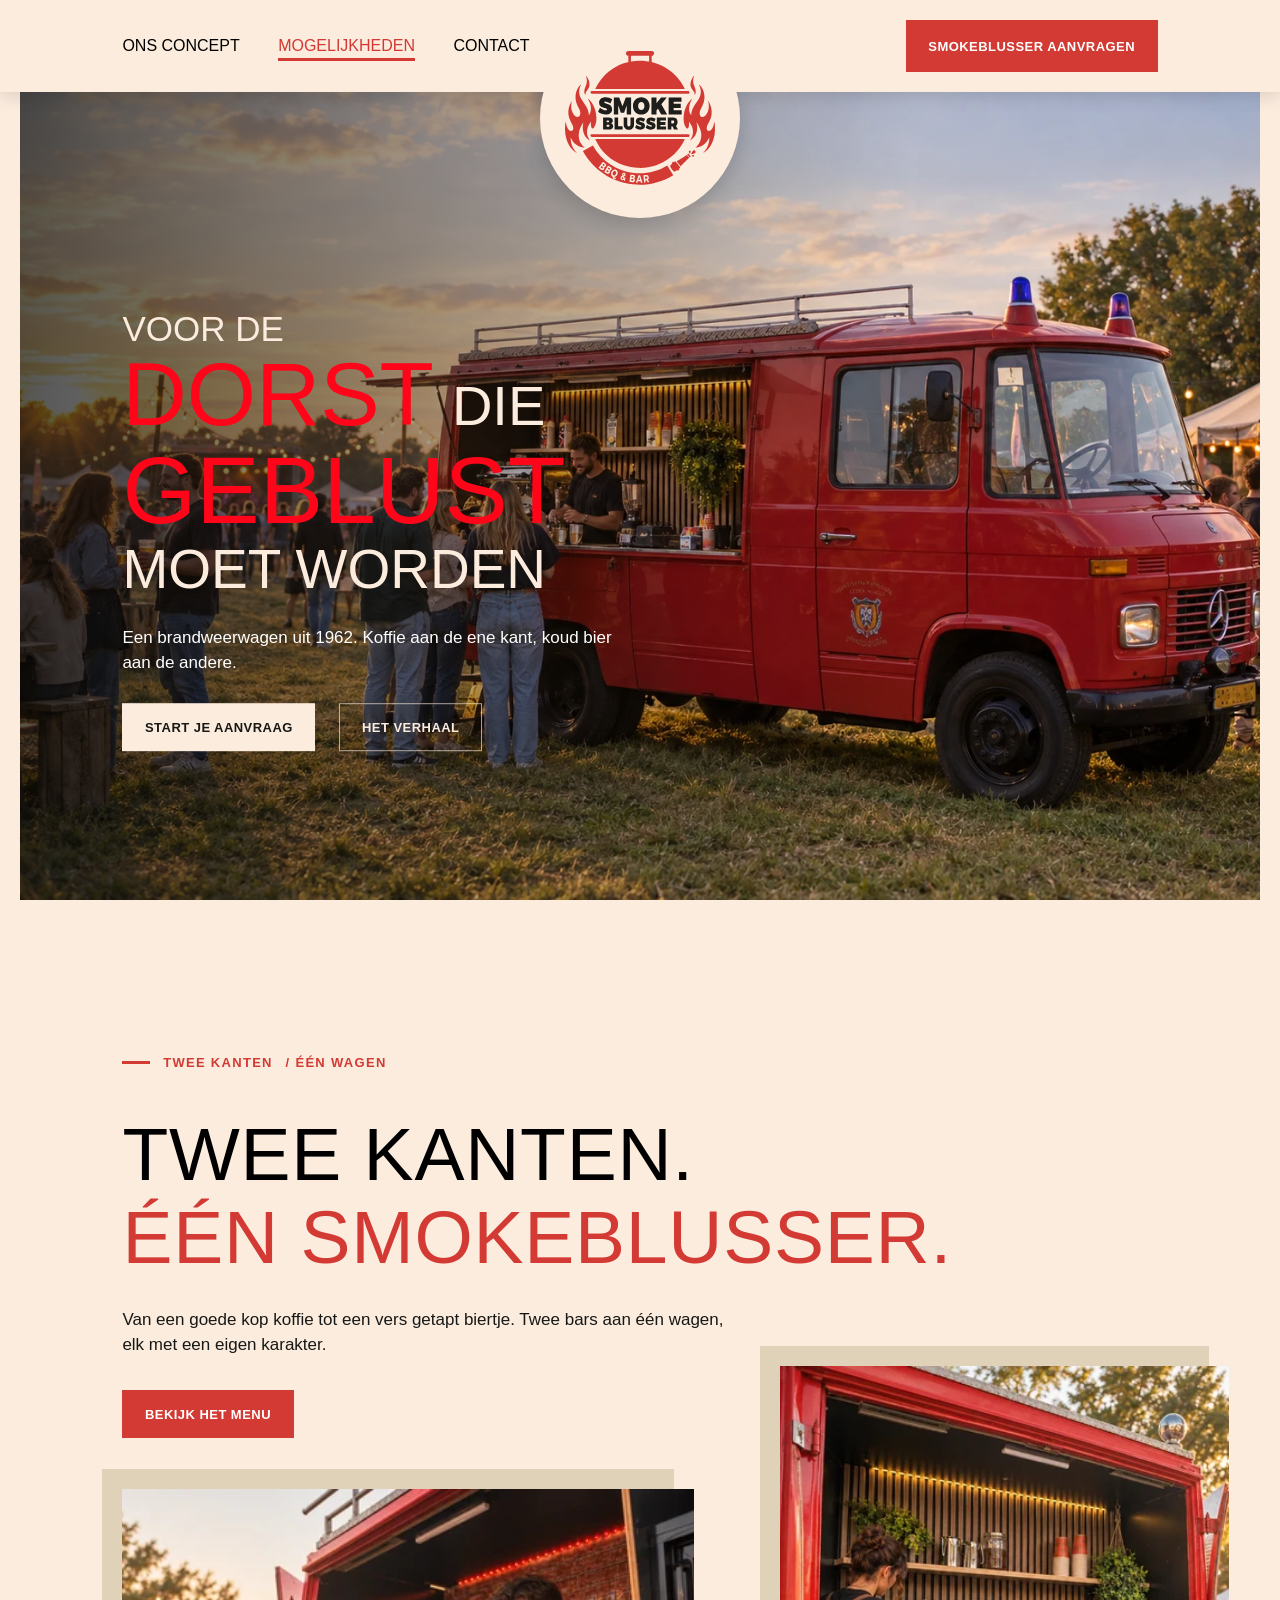
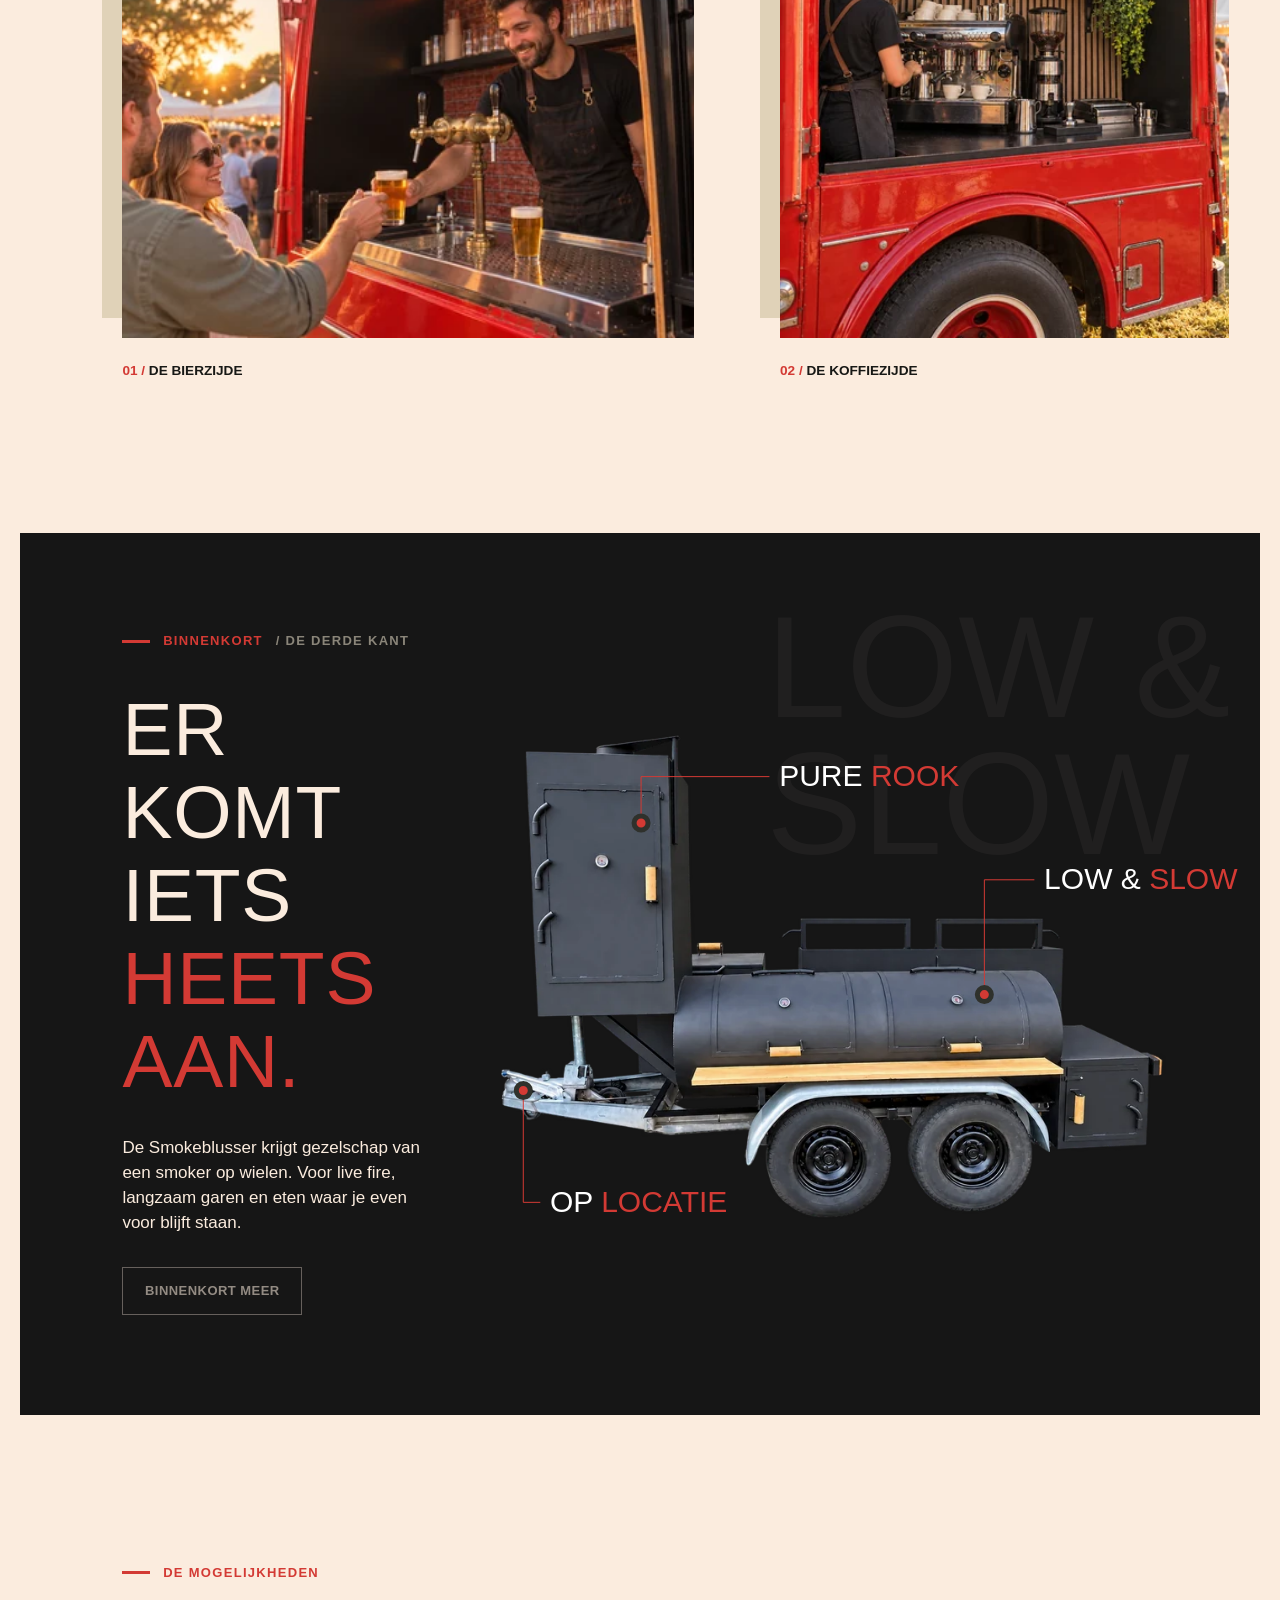
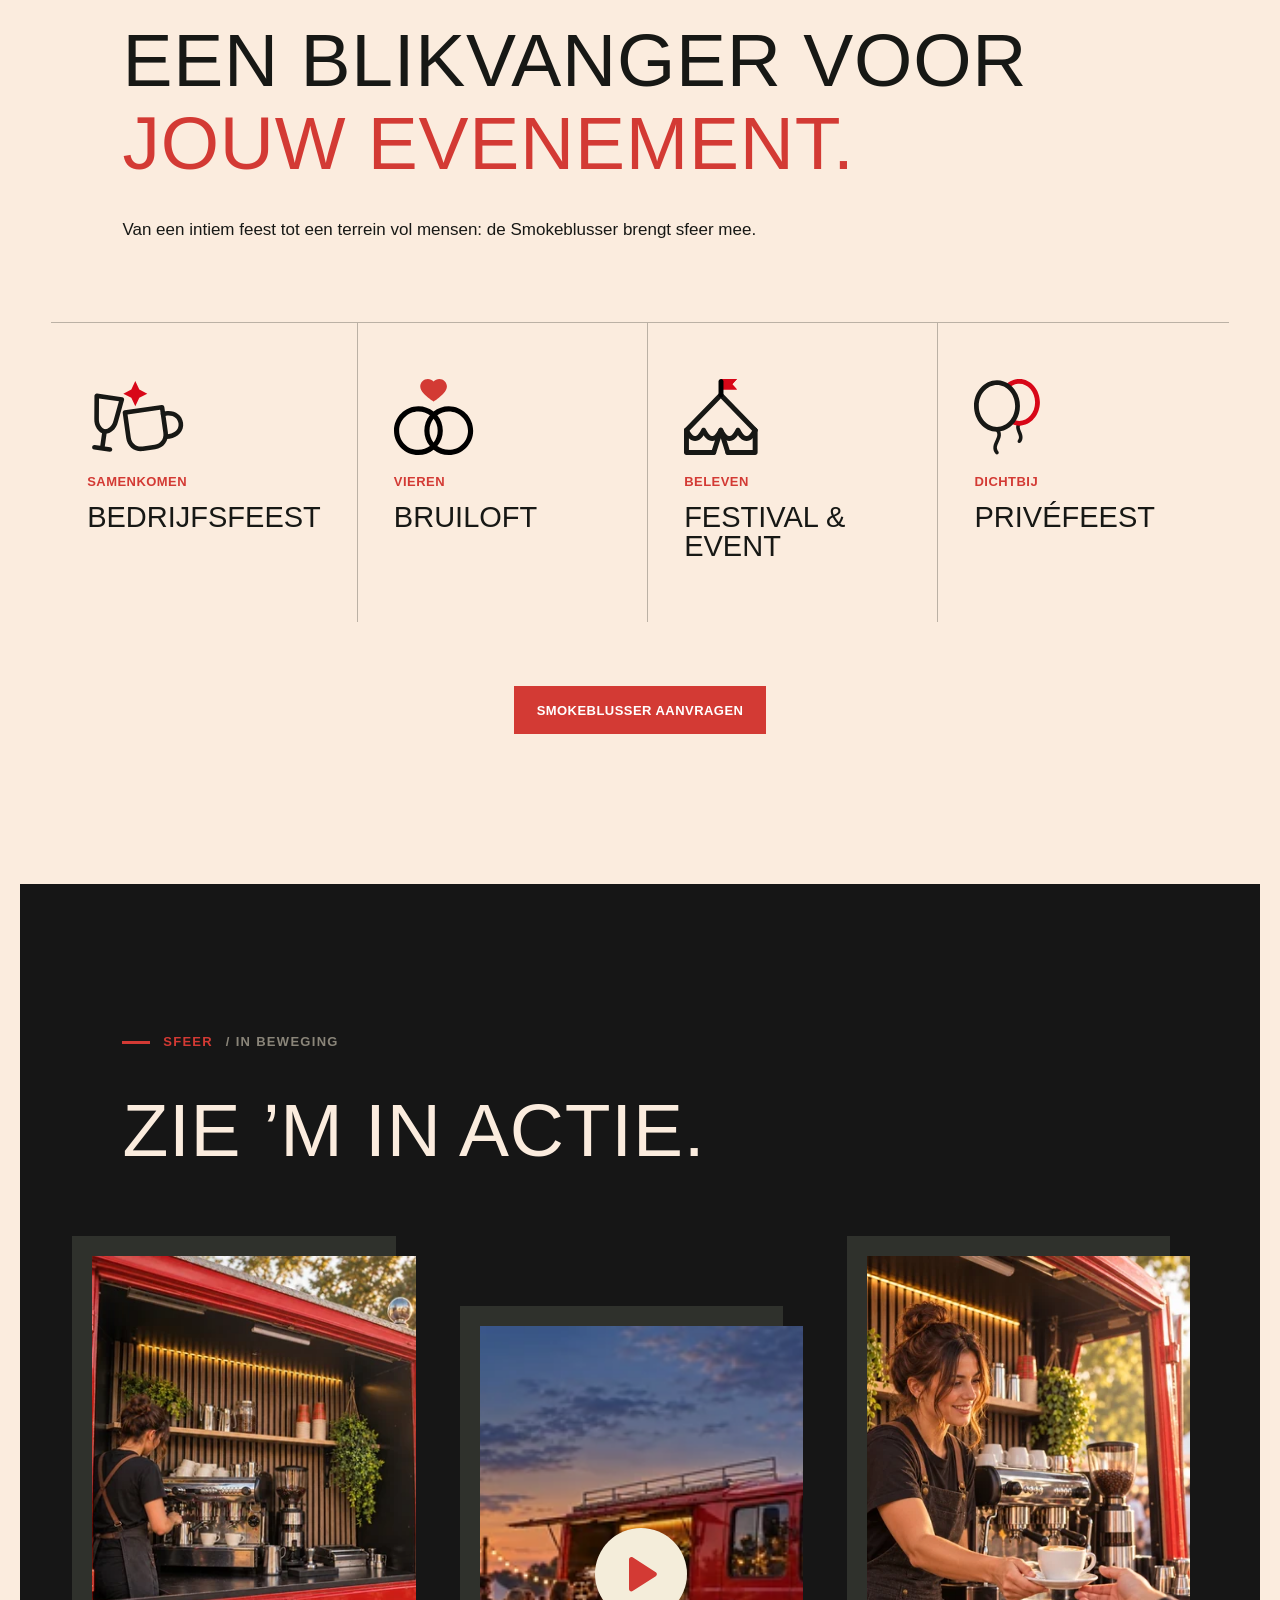
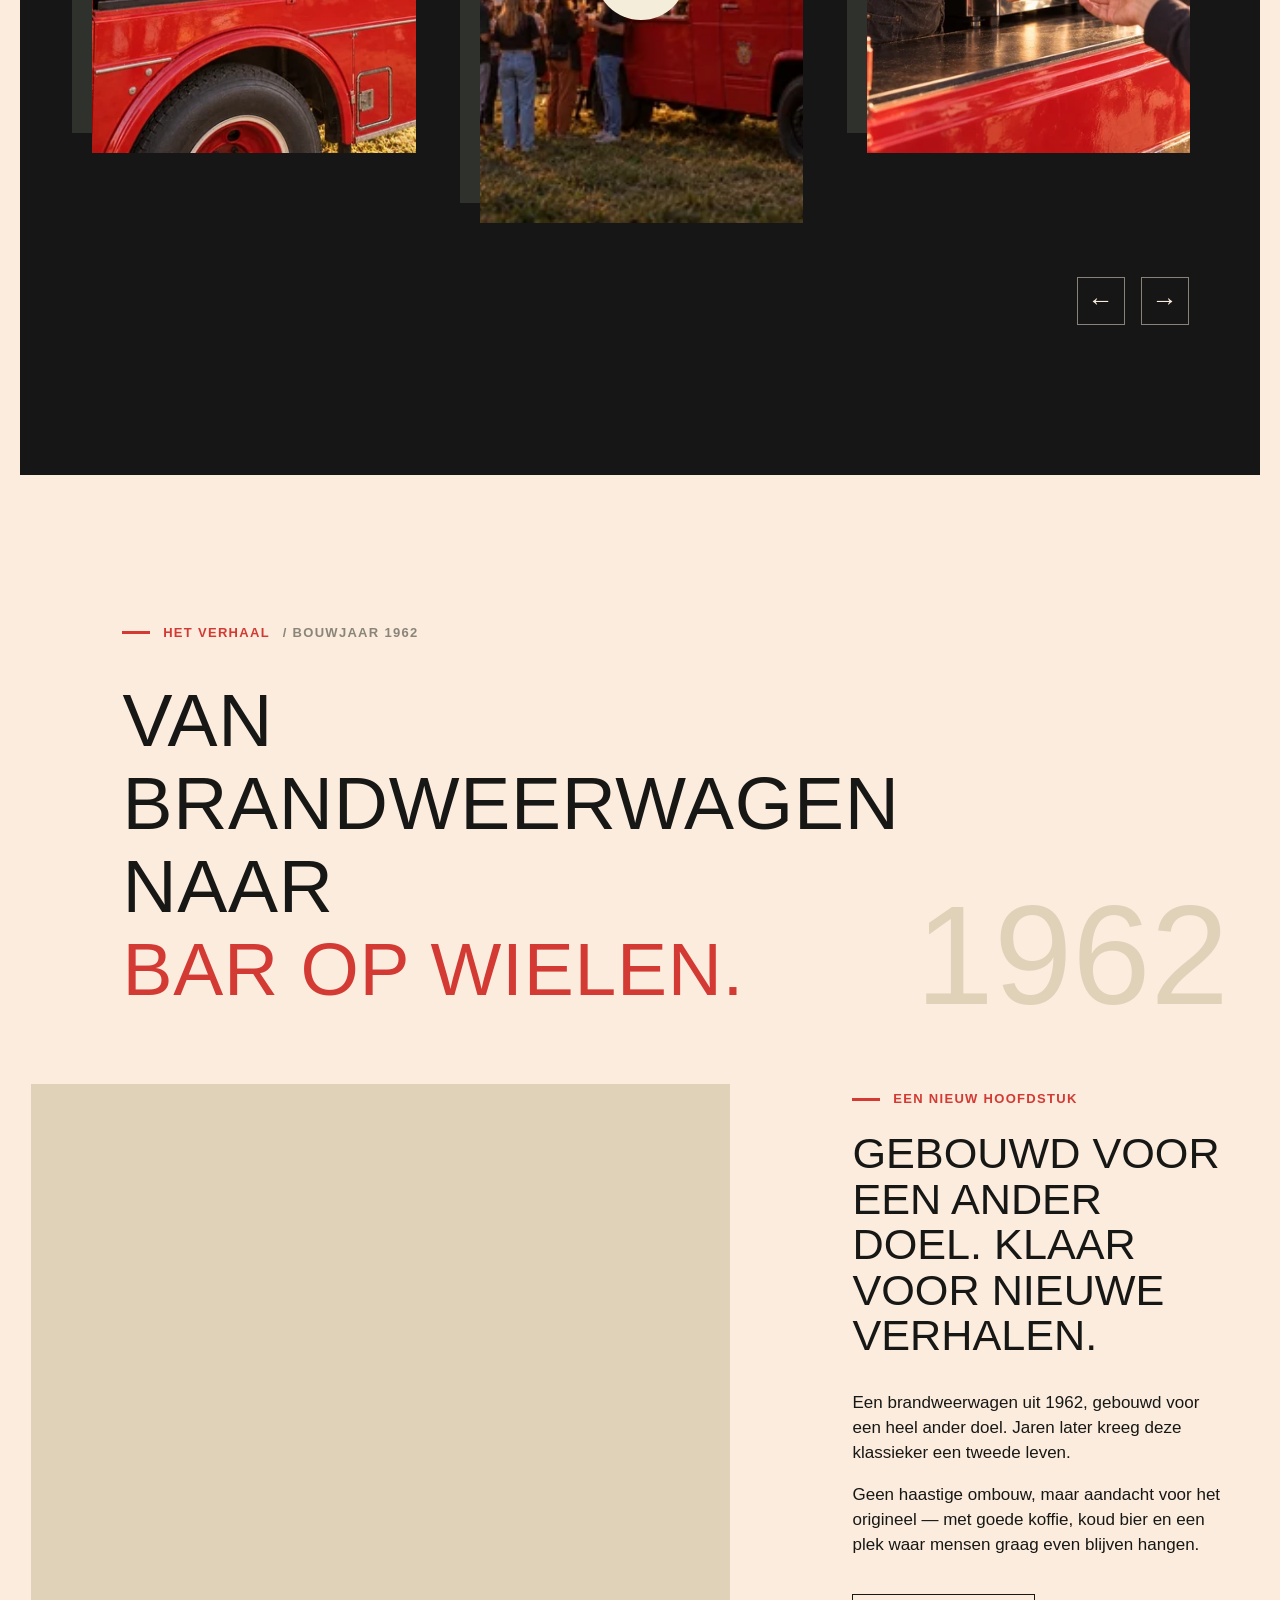
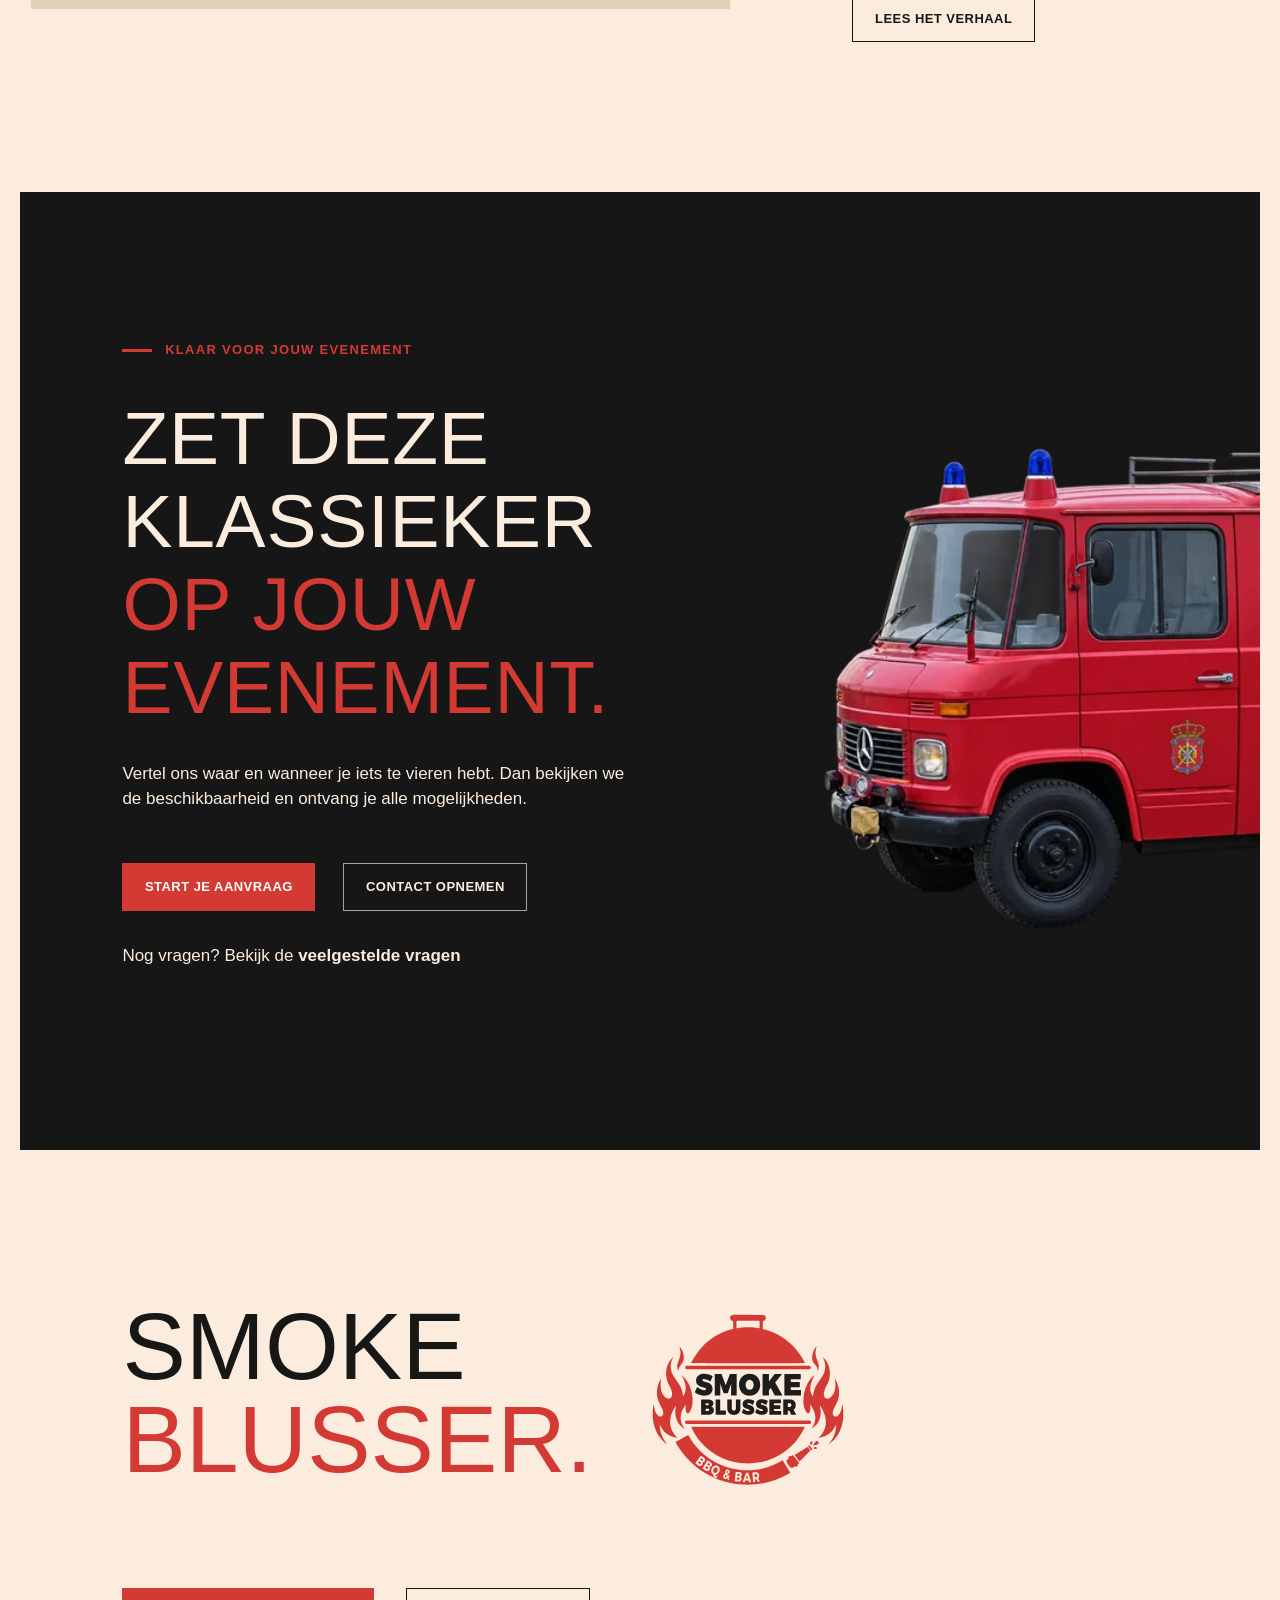
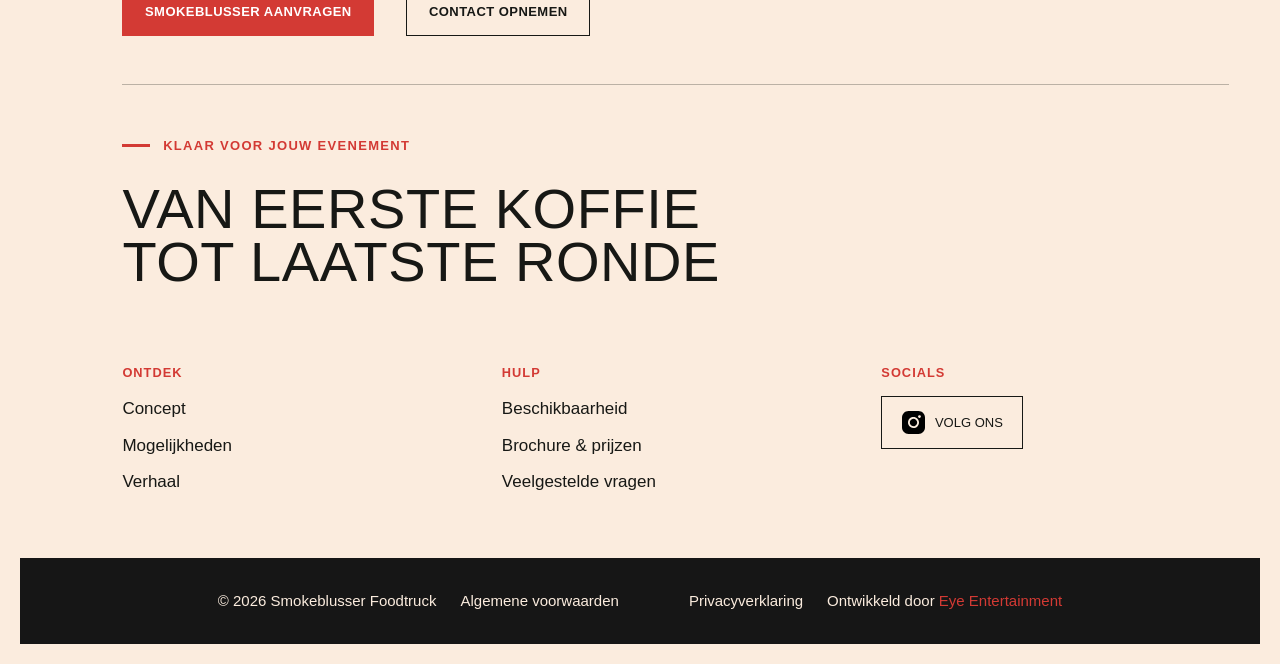
<file: index.html>
<!doctype html>
<html lang="nl">
<head>
  <meta charset="utf-8">
  <meta name="viewport" content="width=device-width, initial-scale=1">
  <meta name="description" content="De Smokeblusser: een brandweerwagen uit 1962 met koffie, koud bier en binnenkort live fire voor ieder evenement.">
  <title>Smokeblusser — Foodtruck</title>
  <link rel="stylesheet" href="styles.css">
  <script src="script.js" defer></script>
</head>
<body>
  <a class="skip-link" href="#main">Naar de inhoud</a>

  <header class="site-header" data-header>
    <a class="brand" href="#top" aria-label="Smokeblusser home">
      <img src="assets/logo-smokeblusser.svg" alt="Smokeblusser Foodtruck">
    </a>
    <button class="nav-toggle" type="button" aria-expanded="false" aria-controls="main-nav">
      <span></span><span></span><span></span><span class="sr-only">Menu</span>
    </button>
    <nav class="main-nav" id="main-nav" aria-label="Hoofdnavigatie">
      <div class="smoke-organic" aria-hidden="true"><span></span><span></span><span></span></div>
      <a href="#concept" aria-current="page">Ons concept</a>
      <a href="#mogelijkheden">Mogelijkheden</a>
      <a href="contact.html">Contact</a>
      <a class="mobile-request-link" href="contact.html#aanvragen">Smokeblusser aanvragen <span aria-hidden="true">→</span></a>
    </nav>
    <a class="button button--red header-cta" href="contact.html#aanvragen">Smokeblusser aanvragen <span aria-hidden="true">→</span></a>
  </header>

  <main id="main">
    <section class="hero" id="top" aria-labelledby="hero-title">
      <img class="hero__image" src="assets/source-09-1672x941.webp" width="1672" height="941" decoding="async" fetchpriority="high" srcset="assets/hero-640.webp 640w, assets/hero-960.webp 960w, assets/source-09-1672x941.webp 1672w" sizes="100vw" alt="De rode Smokeblusser op een sfeervol festival tijdens golden hour">
      <div class="hero__shade"></div>
      <div class="hero__content">
        <h1 id="hero-title" class="hero-title">
          <span class="hero-title__intro">Voor de</span>
          <span class="hero-title__row"><em class="hero-title__dorst">Dorst</em><span class="hero-title__die">Die</span></span>
          <em class="hero-title__geblust">Geblust</em>
          <span class="hero-title__outro">Moet worden</span>
        </h1>
        <p>Een brandweerwagen uit 1962. Koffie aan de ene kant, koud bier aan de andere.</p>
        <div class="actions">
          <a class="button button--cream" href="#contact">Start je aanvraag <span aria-hidden="true">→</span></a>
          <a class="button button--outline-light" href="#verhaal">Het verhaal <span aria-hidden="true">→</span></a>
        </div>
      </div>
    </section>

    <section class="section two-sides" id="concept" aria-labelledby="sides-title">
      <div class="section-heading">
        <p class="eyebrow">Twee kanten <span>/ één wagen</span></p>
        <h2 id="sides-title"><span>Twee kanten.</span><span class="sides-title__focus"><em>Één</em> Smokeblusser.</span></h2>
        <p>Van een goede kop koffie tot een vers getapt biertje. Twee bars aan één wagen, elk met een eigen karakter.</p>
        <a class="button button--red" href="#contact">Bekijk het menu <span aria-hidden="true">→</span></a>
      </div>
      <div class="side-gallery">
        <figure class="side-card side-card--beer">
          <div class="photo-mat"><div class="photo-frame"><img src="assets/source-06-1536x1024.webp" width="1536" height="1024" srcset="assets/source-06-1536x1024-480.webp 480w, assets/source-06-1536x1024-800.webp 800w, assets/source-06-1536x1024.webp 1536w" sizes="(max-width: 860px) 70vw, 35vw" decoding="async" loading="lazy" alt="Vers getapt bier aan de bar van de Smokeblusser"></div></div>
          <figcaption><b>01 /</b> De bierzijde</figcaption>
        </figure>
        <figure class="side-card side-card--coffee">
          <div class="photo-mat"><div class="photo-frame"><img src="assets/source-03-1215x1295.webp" width="1215" height="1295" srcset="assets/source-03-1215x1295-480.webp 480w, assets/source-03-1215x1295-800.webp 800w, assets/source-03-1215x1295.webp 1215w" sizes="(max-width: 860px) 70vw, 35vw" decoding="async" loading="lazy" alt="Barista aan de koffiezijde van de Smokeblusser"></div></div>
          <figcaption><b>02 /</b> De koffiezijde</figcaption>
        </figure>
      </div>
    </section>

    <section class="section smoker" aria-labelledby="smoker-title">
      <div class="smoke-organic" aria-hidden="true">
        <span></span><span></span><span></span>
      </div>
      <div class="smoker__copy">
        <p class="eyebrow">Binnenkort <span>/ de derde kant</span></p>
        <h2 id="smoker-title">Er komt iets <em>heets aan.</em></h2>
        <p>De Smokeblusser krijgt gezelschap van een smoker op wielen. Voor live fire, langzaam garen en eten waar je even voor blijft staan.</p>
        <span class="button button--disabled">Binnenkort meer</span>
      </div>
      <div class="smoker__visual">
        <svg class="smoker__connections" aria-hidden="true" focusable="false"></svg>
        <span class="smoker__ghost" aria-hidden="true">Low &amp;<br>slow</span>
        <img src="assets/smoker-mirrored.webp" width="1448" height="1086" srcset="assets/smoker-mirrored-480.webp 480w, assets/smoker-mirrored-800.webp 800w, assets/smoker-mirrored.webp 1448w" sizes="(max-width: 860px) 100vw, 55vw" decoding="async" loading="lazy" alt="Grote zwarte smoker op een aanhanger">
        <div class="annotation annotation--one"><div class="annotation__title"><span>Pure</span> <em>rook</em></div></div>
        <div class="annotation annotation--two"><div class="annotation__title"><span>Low &amp;</span> <em>slow</em></div></div>
        <div class="annotation annotation--three"><div class="annotation__title"><span>Op</span> <em>locatie</em></div></div>
      </div>
    </section>

    <section class="section possibilities" id="mogelijkheden" aria-labelledby="possibilities-title">
      <div class="section-heading">
        <p class="eyebrow">De mogelijkheden</p>
        <h2 id="possibilities-title">Een blikvanger voor <em>jouw evenement.</em></h2>
        <p>Van een intiem feest tot een terrein vol mensen: de Smokeblusser brengt sfeer mee.</p>
      </div>
      <div class="event-grid">
        <article class="event-item"><img src="assets/icon-bedrijfsfeest.svg" alt=""><p class="kicker">Samenkomen</p><h3>Bedrijfsfeest</h3></article>
        <article class="event-item"><img src="assets/icon-bruiloft.svg" alt=""><p class="kicker">Vieren</p><h3>Bruiloft</h3></article>
        <article class="event-item"><img src="assets/icon-festival.svg" alt=""><p class="kicker">Beleven</p><h3>Festival &amp; event</h3></article>
        <article class="event-item"><img src="assets/icon-privefeest.svg" alt=""><p class="kicker">Dichtbij</p><h3>Privéfeest</h3></article>
      </div>
      <a class="button button--red possibilities__cta" href="#contact">Smokeblusser aanvragen <span aria-hidden="true">→</span></a>
    </section>

    <section class="section action-gallery" aria-labelledby="action-title">
      <div class="smoke-organic" aria-hidden="true"><span></span><span></span><span></span></div>
      <div class="section-heading">
        <p class="eyebrow">Sfeer <span>/ in beweging</span></p>
        <h2 id="action-title">Zie ’m in actie.</h2>
      </div>
      <div class="gallery-slider" role="region" aria-roledescription="carrousel" aria-label="Smokeblusser in actie" tabindex="0">
      <div class="gallery-slider__viewport">
      <div class="collage">
        <figure class="collage__item collage__item--left"><div class="photo-frame"><img src="assets/source-03-1215x1295.webp" width="1215" height="1295" srcset="assets/source-03-1215x1295-480.webp 480w, assets/source-03-1215x1295-800.webp 800w, assets/source-03-1215x1295.webp 1215w" sizes="(max-width: 860px) 70vw, 35vw" decoding="async" loading="lazy" alt="Koffie wordt gezet in de Smokeblusser"></div></figure>
        <figure class="collage__item collage__item--main">
          <div class="photo-frame"><img src="assets/source-04-1672x941.webp" width="1672" height="941" srcset="assets/source-04-1672x941-480.webp 480w, assets/source-04-1672x941-800.webp 800w, assets/source-04-1672x941.webp 1672w" sizes="(max-width: 860px) 70vw, 35vw" decoding="async" loading="lazy" alt="De Smokeblusser in actie op een festival in de avond"></div>
          <button class="play" type="button" data-open-video aria-label="Bekijk de sfeerimpressie"><img src="assets/icon-playvideo.svg" width="24" height="30" alt=""></button>
        </figure>
        <figure class="collage__item collage__item--right"><div class="photo-frame"><img src="assets/source-01-1122x1402.webp" width="1122" height="1402" srcset="assets/source-01-1122x1402-480.webp 480w, assets/source-01-1122x1402-800.webp 800w, assets/source-01-1122x1402.webp 1122w" sizes="(max-width: 860px) 70vw, 35vw" decoding="async" loading="lazy" alt="Een verse koffie wordt overhandigd vanuit de Smokeblusser"></div></figure>
      </div>
      </div>
      <div class="gallery-slider__controls">
        <button class="gallery-slider__arrow" type="button" data-gallery-prev aria-label="Vorige foto">←</button>
        <button class="gallery-slider__arrow" type="button" data-gallery-next aria-label="Volgende foto">→</button>
        <span class="sr-only" data-gallery-status aria-live="polite"></span>
      </div>
      </div>
    </section>

    <section class="section story" id="verhaal" aria-labelledby="story-title">
      <div class="section-heading">
        <p class="eyebrow">Het verhaal <span>/ bouwjaar 1962</span></p>
        <h2 id="story-title">Van brandweerwagen naar <em>bar op wielen.</em></h2>
        <span class="story__year" aria-hidden="true">1962</span>
      </div>
      <div class="story__layout">
        <figure class="story__photo"><div class="photo-frame"><img src="assets/source-02-1448x1086.webp" width="1448" height="1086" srcset="assets/source-02-1448x1086-480.webp 480w, assets/source-02-1448x1086-800.webp 800w, assets/source-02-1448x1086.webp 1448w" sizes="(max-width: 860px) calc(100vw - 60px), 45vw" decoding="async" loading="lazy" alt="De brandweerwagen uit 1962 in het Noord-Hollandse landschap tijdens golden hour"></div></figure>
        <div class="story__copy">
          <p class="eyebrow">Een nieuw hoofdstuk</p>
          <h3>Gebouwd voor een ander doel. Klaar voor nieuwe verhalen.</h3>
          <p>Een brandweerwagen uit 1962, gebouwd voor een heel ander doel. Jaren later kreeg deze klassieker een tweede leven.</p>
          <p>Geen haastige ombouw, maar aandacht voor het origineel — met goede koffie, koud bier en een plek waar mensen graag even blijven hangen.</p>
          <a class="button button--outline-dark" href="#contact">Lees het verhaal <span aria-hidden="true">→</span></a>
        </div>
      </div>
    </section>

    <section class="booking" id="contact" aria-labelledby="booking-title">
      <div class="smoke-organic" aria-hidden="true"><span></span><span></span><span></span></div>
      <div class="booking__copy">
        <p class="eyebrow">Klaar voor jouw evenement</p>
        <h2 id="booking-title"><span>Zet deze klassieker</span><em>Op jouw evenement.</em></h2>
        <p>Vertel ons waar en wanneer je iets te vieren hebt. Dan bekijken we de beschikbaarheid en ontvang je alle mogelijkheden.</p>
        <div class="actions">
          <a class="button button--red" href="contact.html#aanvragen">Start je aanvraag <span aria-hidden="true">→</span></a>
          <a class="button button--outline-light" href="contact.html">Contact opnemen <span aria-hidden="true">→</span></a>
        </div>
        <p class="booking__faq">Nog vragen? Bekijk de <a href="veelgestelde-vragen.html">veelgestelde vragen</a></p>
      </div>
      <img src="assets/source-05-1578x997.webp" width="1578" height="997" srcset="assets/source-05-1578x997-480.webp 480w, assets/source-05-1578x997-800.webp 800w, assets/source-05-1578x997.webp 1578w" sizes="(max-width: 860px) 45vw, 55vw" decoding="async" loading="lazy" alt="Vrijstaande rode Smokeblusser uit 1962">
    </section>
  </main>

  <footer class="site-footer">
    <div class="footer__main">
      <div class="footer__brand-panel">
        <div class="footer__statement"><span>Smoke</span><em>Blusser.</em></div>
        <a class="footer__logo" href="./" aria-label="Smokeblusser home"><img src="assets/logo-smokeblusser.svg" alt="Smokeblusser Foodtruck"></a>
        <div class="footer__actions">
          <a class="button button--red" href="#contact">Smokeblusser aanvragen <span aria-hidden="true">→</span></a>
          <a class="button button--outline-dark" href="mailto:info@smokeblusser.nl">Contact opnemen <span aria-hidden="true">→</span></a>
        </div>
      </div>
      <div class="footer__content-panel">
        <div class="footer__tagline"><p class="eyebrow">Klaar voor jouw evenement</p><h2>Van eerste koffie<br>tot laatste ronde</h2></div>
        <nav class="footer__links" aria-label="Footernavigatie">
          <div><b>Ontdek</b><a href="#concept">Concept</a><a href="#mogelijkheden">Mogelijkheden</a><a href="#verhaal">Verhaal</a></div>
          <div><b>Hulp</b><a href="#contact">Beschikbaarheid</a><a href="#contact">Brochure &amp; prijzen</a><a href="veelgestelde-vragen.html">Veelgestelde vragen</a></div>
          <div><b>Socials</b><a class="social-link" href="#" aria-label="Volg Smokeblusser op Instagram"><img src="assets/icon-instagram.svg" alt="">Volg ons</a></div>
        </nav>
      </div>
    </div>
    <div class="footer__legal">
      <span>© 2026 Smokeblusser Foodtruck</span>
      <div class="footer__legal-links">
        <a href="algemene-voorwaarden.html">Algemene voorwaarden</a>
        <a href="#">Privacyverklaring</a>
      </div>
      <span>Ontwikkeld door <em>Eye Entertainment</em></span>
    </div>
  </footer>

  <dialog class="video-dialog" data-video-dialog>
    <button class="video-dialog__close" type="button" data-close-video aria-label="Sluiten">×</button>
    <img src="assets/source-04-1672x941.webp" width="1672" height="941" srcset="assets/source-04-1672x941-480.webp 480w, assets/source-04-1672x941-800.webp 800w, assets/source-04-1672x941.webp 1672w" sizes="90vw" decoding="async" loading="lazy" alt="De Smokeblusser in festivalsfeer">
    <div><p class="eyebrow">Zie ’m in actie</p><h2>De video volgt binnenkort.</h2><p>Tot die tijd geeft deze still alvast een goede indruk van de sfeer.</p></div>
  </dialog>
</body>
</html>
</file>
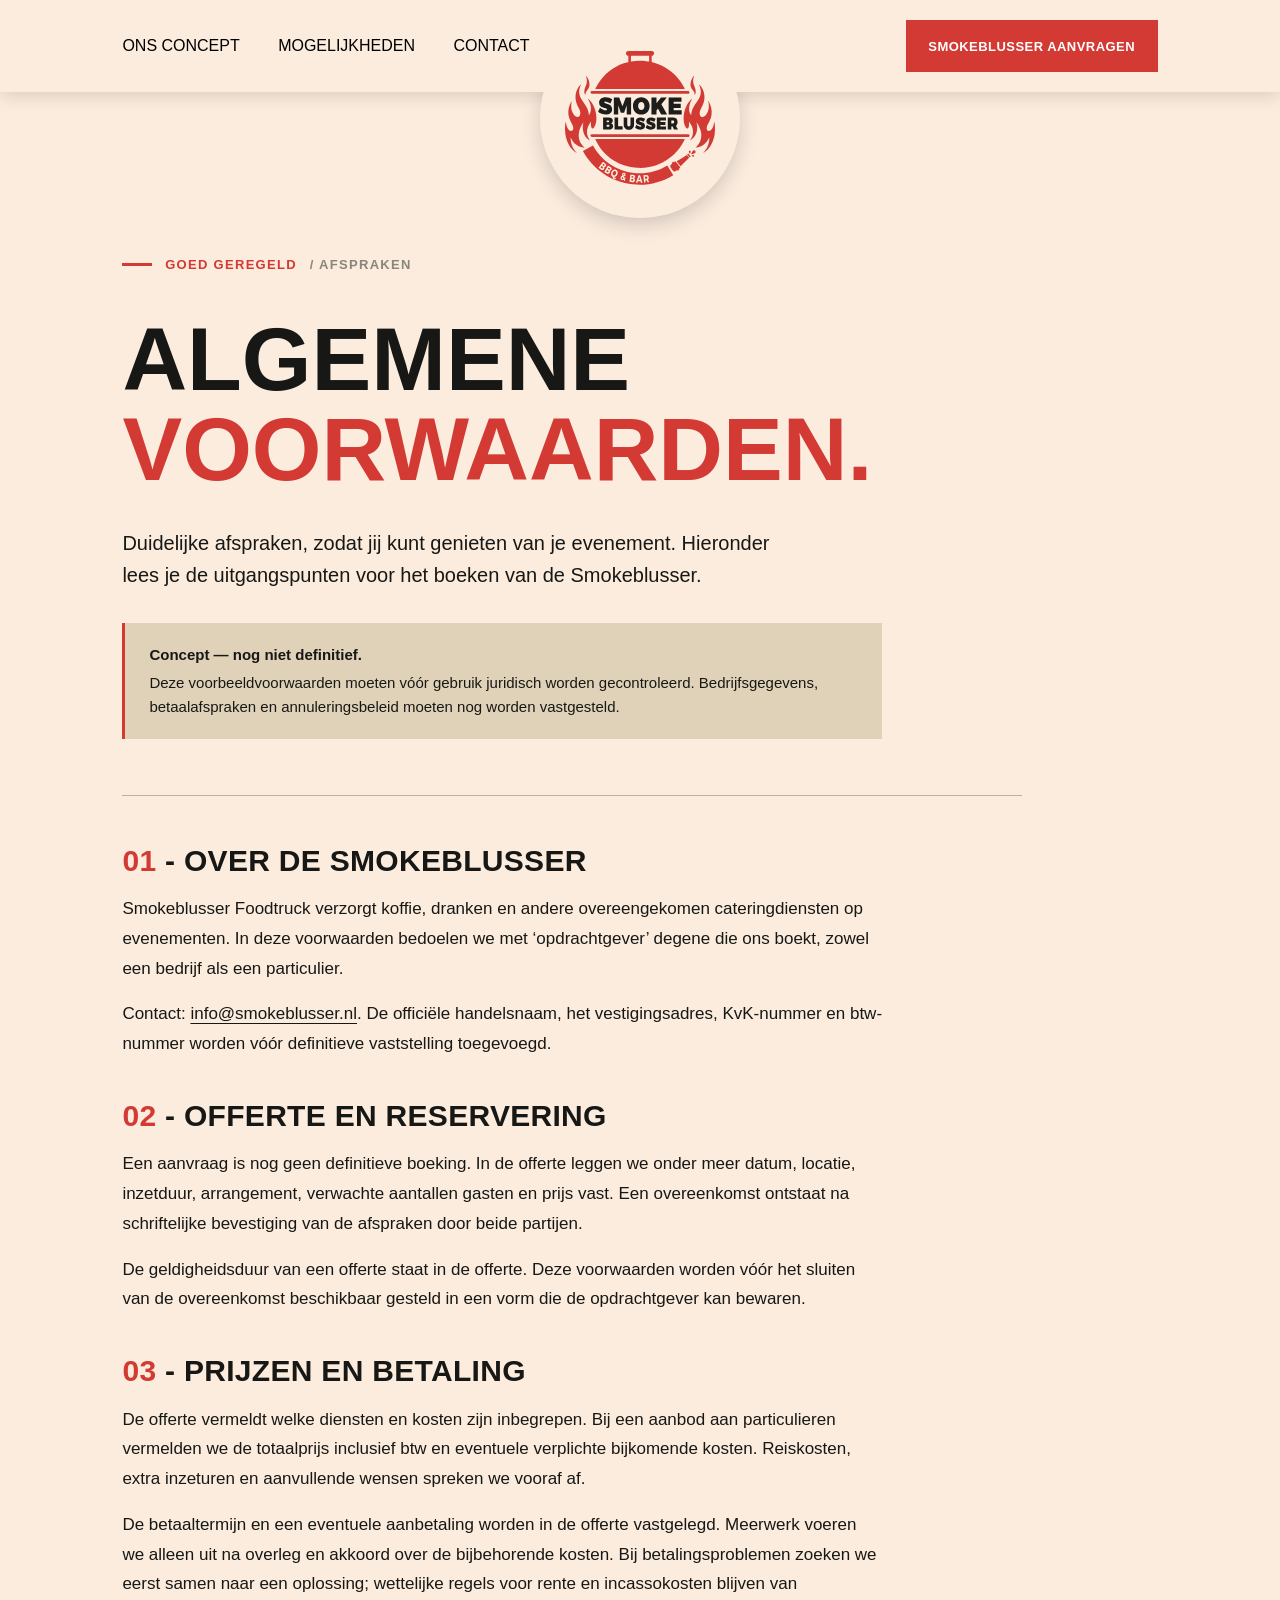
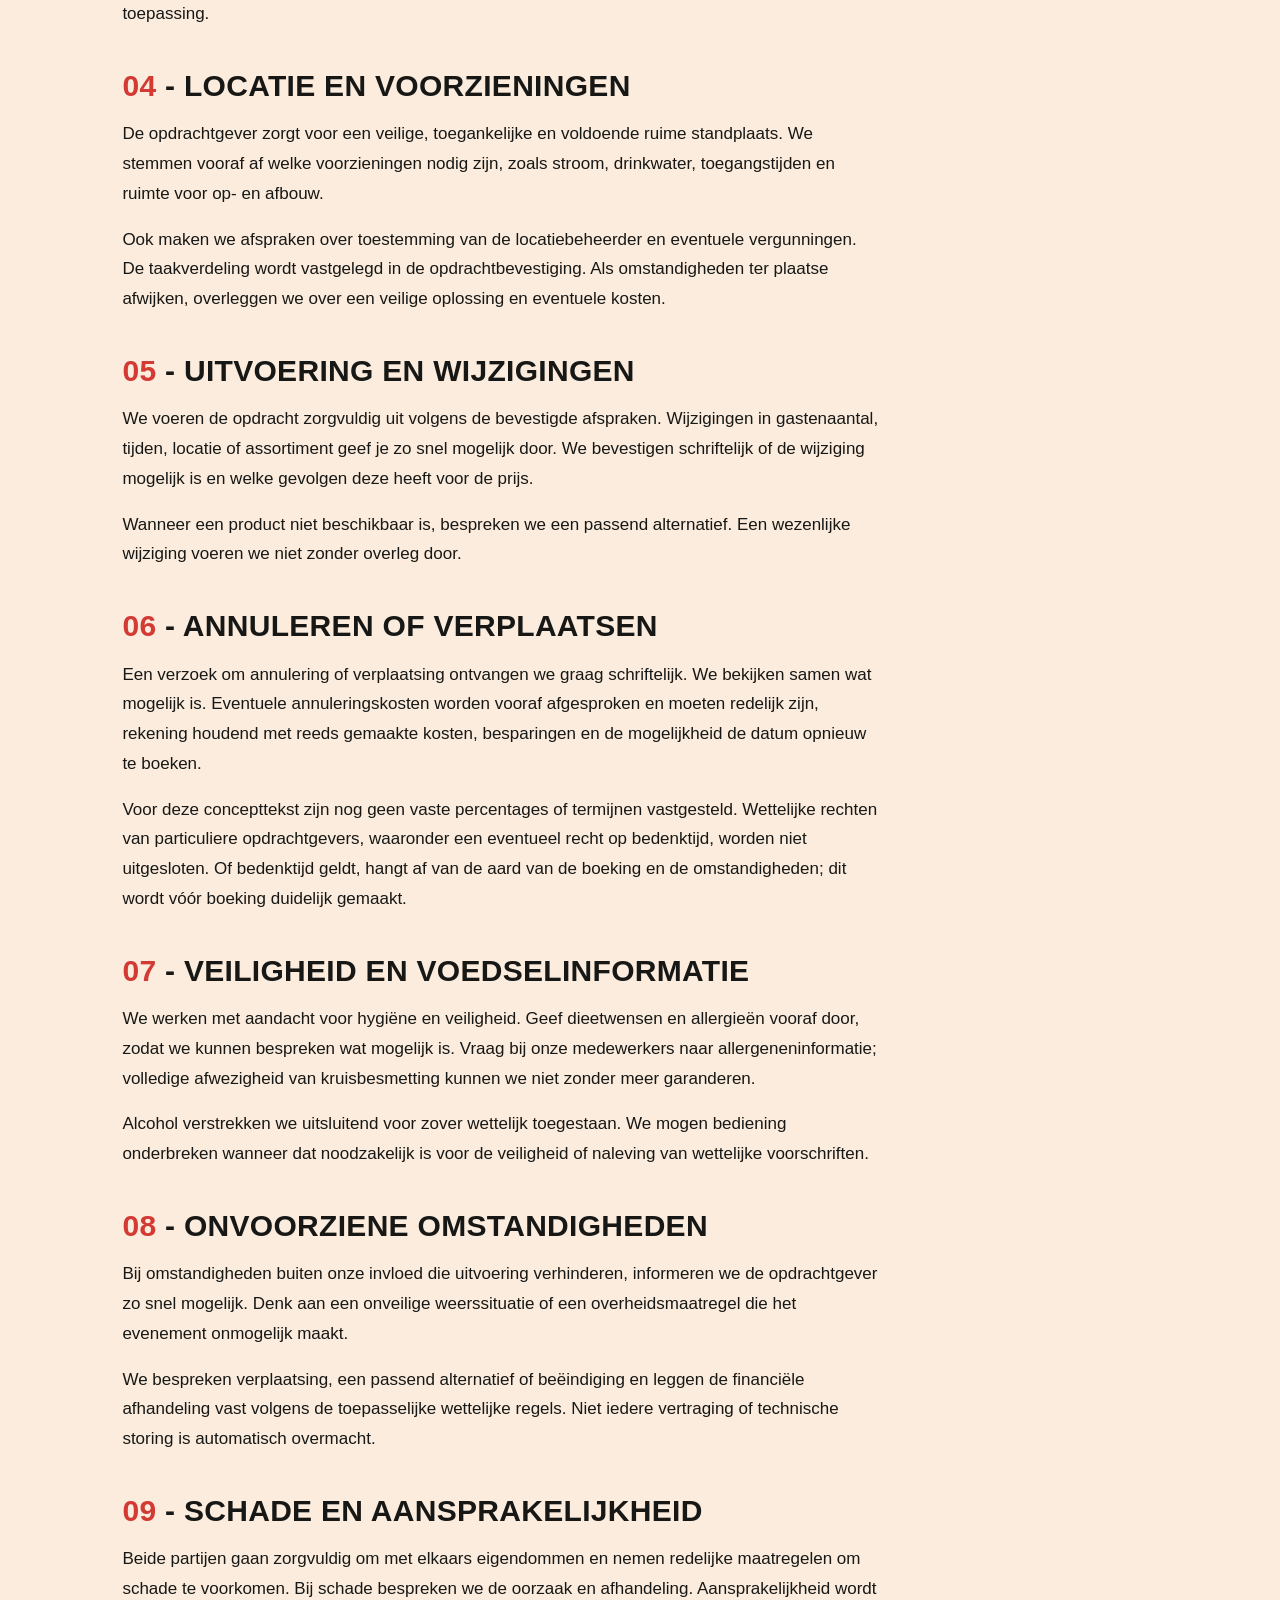
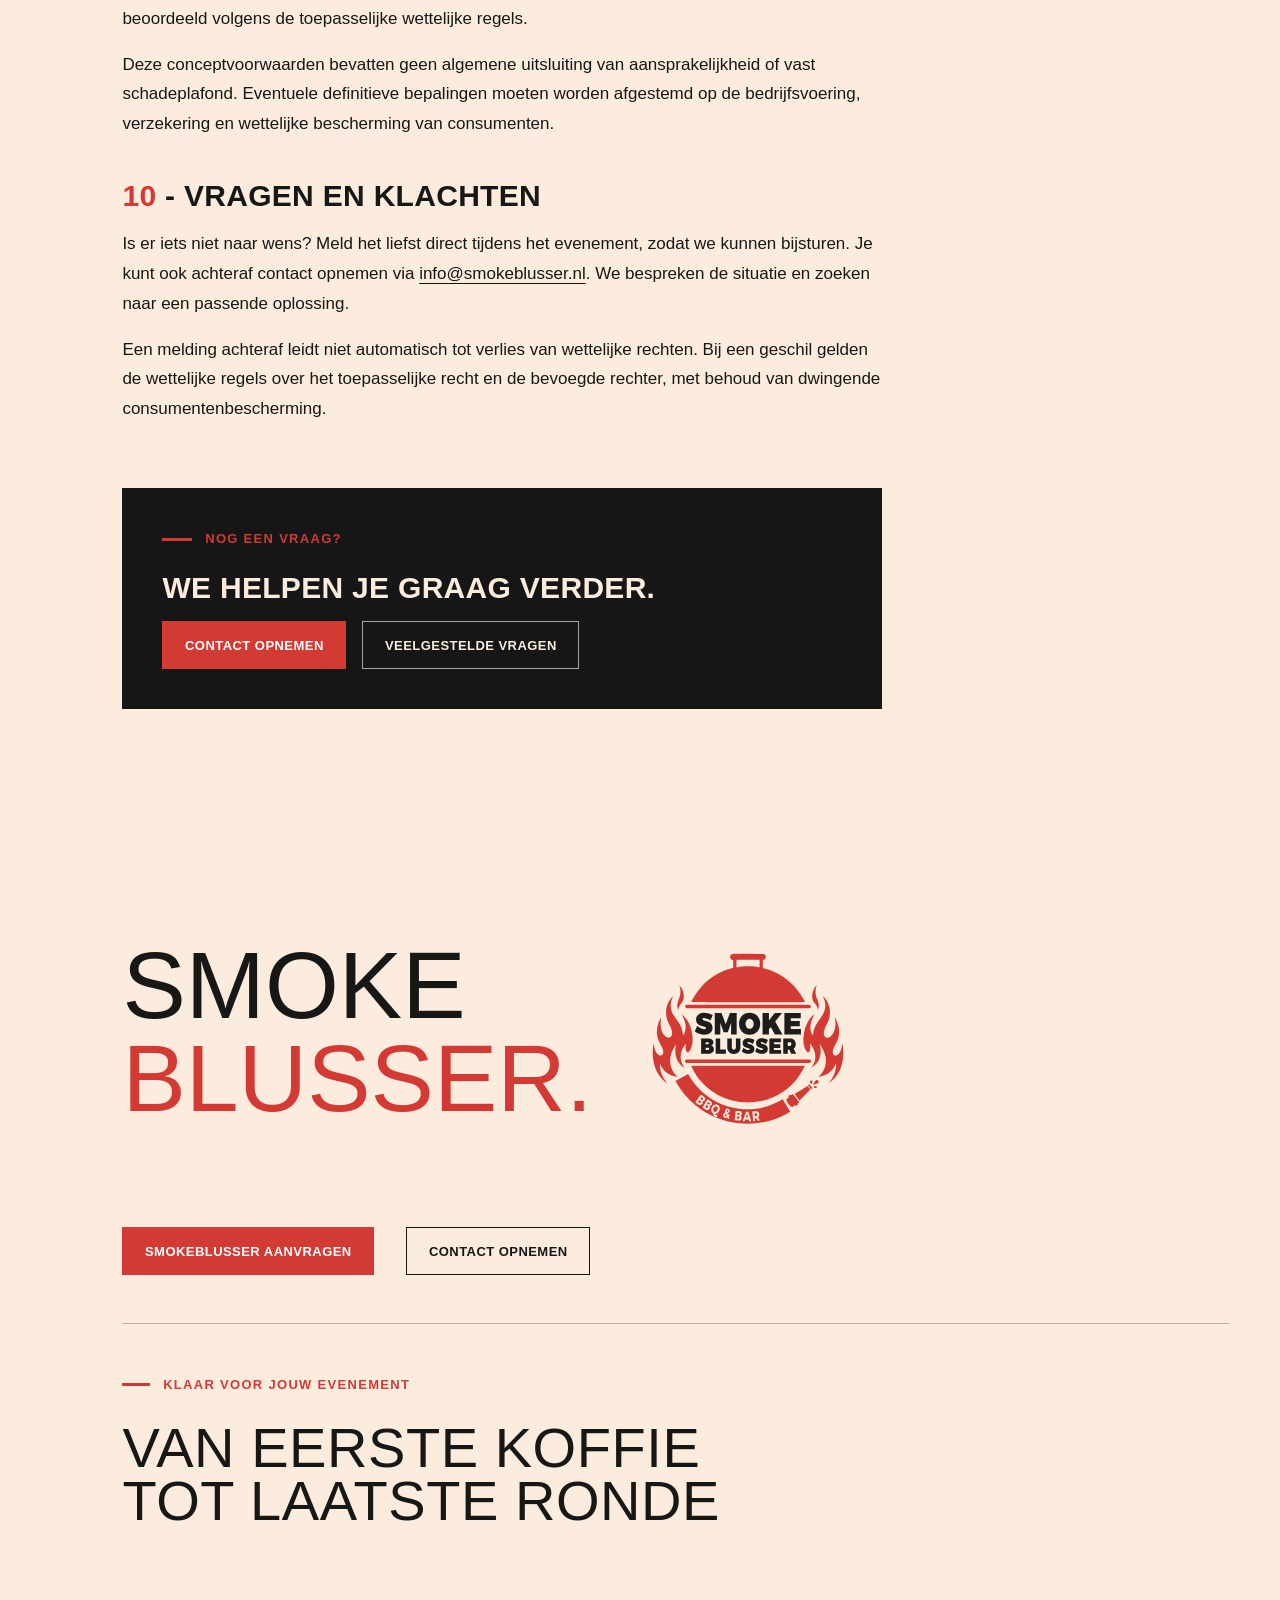
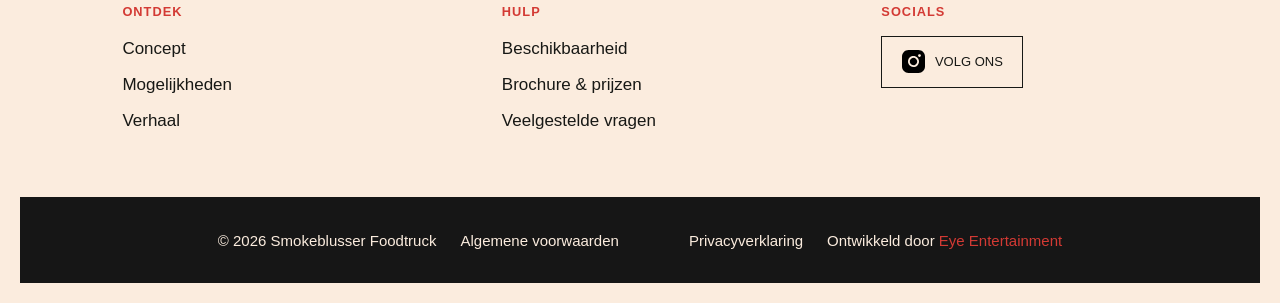
<file: algemene-voorwaarden.html>
<!doctype html>
<html lang="nl">
<head>
  <meta charset="utf-8">
  <meta name="viewport" content="width=device-width, initial-scale=1">
  <meta name="description" content="De Smokeblusser: een brandweerwagen uit 1962 met koffie, koud bier en binnenkort live fire voor ieder evenement.">
  <title>Algemene voorwaarden — Smokeblusser</title>
  <meta name="robots" content="noindex">
  <link rel="stylesheet" href="content.css">
  <link rel="stylesheet" href="styles.css">
  <script src="script.js" defer></script>
</head>
<body class="content-layout">
  <a class="skip-link" href="#main">Naar de inhoud</a>

  <header class="site-header" data-header>
    <a class="brand" href="index.html#top" aria-label="Smokeblusser home">
      <img src="assets/logo-smokeblusser.svg" alt="Smokeblusser Foodtruck">
    </a>
    <button class="nav-toggle" type="button" aria-expanded="false" aria-controls="main-nav">
      <span></span><span></span><span></span><span class="sr-only">Menu</span>
    </button>
    <nav class="main-nav" id="main-nav" aria-label="Hoofdnavigatie">
      <div class="smoke-organic" aria-hidden="true"><span></span><span></span><span></span></div>
      <a href="index.html#concept" >Ons concept</a>
      <a href="index.html#mogelijkheden">Mogelijkheden</a>
      <a href="index.html#contact">Contact</a>
      <a class="mobile-request-link" href="index.html#contact">Smokeblusser aanvragen <span aria-hidden="true">→</span></a>
    </nav>
    <a class="button button--red header-cta" href="index.html#contact">Smokeblusser aanvragen <span aria-hidden="true">→</span></a>
  </header>

  <main id="main">
    <section class="content-page" aria-labelledby="page-title">
      <div class="content-page__intro">
        <p class="eyebrow">Goed geregeld <span>/ afspraken</span></p>
        <h1 id="page-title">Algemene <em>voorwaarden.</em></h1>
        <p>Duidelijke afspraken, zodat jij kunt genieten van je evenement. Hieronder lees je de uitgangspunten voor het boeken van de Smokeblusser.</p>
        <aside class="content-page__notice"><strong>Concept — nog niet definitief.</strong> Deze voorbeeldvoorwaarden moeten vóór gebruik juridisch worden gecontroleerd. Bedrijfsgegevens, betaalafspraken en annuleringsbeleid moeten nog worden vastgesteld.</aside>
      </div>
      <article class="content-page__body" aria-label="Voorwaarden">
        <section><h2><span class="content-page__number">01</span> - Over de Smokeblusser</h2><p>Smokeblusser Foodtruck verzorgt koffie, dranken en andere overeengekomen cateringdiensten op evenementen. In deze voorwaarden bedoelen we met ‘opdrachtgever’ degene die ons boekt, zowel een bedrijf als een particulier.</p><p>Contact: <a href="mailto:info@smokeblusser.nl">info@smokeblusser.nl</a>. De officiële handelsnaam, het vestigingsadres, KvK-nummer en btw-nummer worden vóór definitieve vaststelling toegevoegd.</p></section>
        <section><h2><span class="content-page__number">02</span> - Offerte en reservering</h2><p>Een aanvraag is nog geen definitieve boeking. In de offerte leggen we onder meer datum, locatie, inzetduur, arrangement, verwachte aantallen gasten en prijs vast. Een overeenkomst ontstaat na schriftelijke bevestiging van de afspraken door beide partijen.</p><p>De geldigheidsduur van een offerte staat in de offerte. Deze voorwaarden worden vóór het sluiten van de overeenkomst beschikbaar gesteld in een vorm die de opdrachtgever kan bewaren.</p></section>
        <section><h2><span class="content-page__number">03</span> - Prijzen en betaling</h2><p>De offerte vermeldt welke diensten en kosten zijn inbegrepen. Bij een aanbod aan particulieren vermelden we de totaalprijs inclusief btw en eventuele verplichte bijkomende kosten. Reiskosten, extra inzeturen en aanvullende wensen spreken we vooraf af.</p><p>De betaaltermijn en een eventuele aanbetaling worden in de offerte vastgelegd. Meerwerk voeren we alleen uit na overleg en akkoord over de bijbehorende kosten. Bij betalingsproblemen zoeken we eerst samen naar een oplossing; wettelijke regels voor rente en incassokosten blijven van toepassing.</p></section>
        <section><h2><span class="content-page__number">04</span> - Locatie en voorzieningen</h2><p>De opdrachtgever zorgt voor een veilige, toegankelijke en voldoende ruime standplaats. We stemmen vooraf af welke voorzieningen nodig zijn, zoals stroom, drinkwater, toegangstijden en ruimte voor op- en afbouw.</p><p>Ook maken we afspraken over toestemming van de locatiebeheerder en eventuele vergunningen. De taakverdeling wordt vastgelegd in de opdrachtbevestiging. Als omstandigheden ter plaatse afwijken, overleggen we over een veilige oplossing en eventuele kosten.</p></section>
        <section><h2><span class="content-page__number">05</span> - Uitvoering en wijzigingen</h2><p>We voeren de opdracht zorgvuldig uit volgens de bevestigde afspraken. Wijzigingen in gastenaantal, tijden, locatie of assortiment geef je zo snel mogelijk door. We bevestigen schriftelijk of de wijziging mogelijk is en welke gevolgen deze heeft voor de prijs.</p><p>Wanneer een product niet beschikbaar is, bespreken we een passend alternatief. Een wezenlijke wijziging voeren we niet zonder overleg door.</p></section>
        <section><h2><span class="content-page__number">06</span> - Annuleren of verplaatsen</h2><p>Een verzoek om annulering of verplaatsing ontvangen we graag schriftelijk. We bekijken samen wat mogelijk is. Eventuele annuleringskosten worden vooraf afgesproken en moeten redelijk zijn, rekening houdend met reeds gemaakte kosten, besparingen en de mogelijkheid de datum opnieuw te boeken.</p><p>Voor deze concepttekst zijn nog geen vaste percentages of termijnen vastgesteld. Wettelijke rechten van particuliere opdrachtgevers, waaronder een eventueel recht op bedenktijd, worden niet uitgesloten. Of bedenktijd geldt, hangt af van de aard van de boeking en de omstandigheden; dit wordt vóór boeking duidelijk gemaakt.</p></section>
        <section><h2><span class="content-page__number">07</span> - Veiligheid en voedselinformatie</h2><p>We werken met aandacht voor hygiëne en veiligheid. Geef dieetwensen en allergieën vooraf door, zodat we kunnen bespreken wat mogelijk is. Vraag bij onze medewerkers naar allergeneninformatie; volledige afwezigheid van kruisbesmetting kunnen we niet zonder meer garanderen.</p><p>Alcohol verstrekken we uitsluitend voor zover wettelijk toegestaan. We mogen bediening onderbreken wanneer dat noodzakelijk is voor de veiligheid of naleving van wettelijke voorschriften.</p></section>
        <section><h2><span class="content-page__number">08</span> - Onvoorziene omstandigheden</h2><p>Bij omstandigheden buiten onze invloed die uitvoering verhinderen, informeren we de opdrachtgever zo snel mogelijk. Denk aan een onveilige weerssituatie of een overheidsmaatregel die het evenement onmogelijk maakt.</p><p>We bespreken verplaatsing, een passend alternatief of beëindiging en leggen de financiële afhandeling vast volgens de toepasselijke wettelijke regels. Niet iedere vertraging of technische storing is automatisch overmacht.</p></section>
        <section><h2><span class="content-page__number">09</span> - Schade en aansprakelijkheid</h2><p>Beide partijen gaan zorgvuldig om met elkaars eigendommen en nemen redelijke maatregelen om schade te voorkomen. Bij schade bespreken we de oorzaak en afhandeling. Aansprakelijkheid wordt beoordeeld volgens de toepasselijke wettelijke regels.</p><p>Deze conceptvoorwaarden bevatten geen algemene uitsluiting van aansprakelijkheid of vast schadeplafond. Eventuele definitieve bepalingen moeten worden afgestemd op de bedrijfsvoering, verzekering en wettelijke bescherming van consumenten.</p></section>
        <section><h2><span class="content-page__number">10</span> - Vragen en klachten</h2><p>Is er iets niet naar wens? Meld het liefst direct tijdens het evenement, zodat we kunnen bijsturen. Je kunt ook achteraf contact opnemen via <a href="mailto:info@smokeblusser.nl">info@smokeblusser.nl</a>. We bespreken de situatie en zoeken naar een passende oplossing.</p><p>Een melding achteraf leidt niet automatisch tot verlies van wettelijke rechten. Bij een geschil gelden de wettelijke regels over het toepasselijke recht en de bevoegde rechter, met behoud van dwingende consumentenbescherming.</p></section>
        <div class="content-page__contact">
          <p class="eyebrow">Nog een vraag?</p>
          <h2>We helpen je <em>graag verder.</em></h2>
          <div class="actions">
            <a class="button button--red" href="mailto:info@smokeblusser.nl">Contact opnemen <span aria-hidden="true">→</span></a>
            <a class="button button--outline-light" href="veelgestelde-vragen.html">Veelgestelde vragen <span aria-hidden="true">→</span></a>
          </div>
        </div>
      </article>
    </section>
  </main>

  <footer class="site-footer">
    <div class="footer__main">
      <div class="footer__brand-panel">
        <div class="footer__statement"><span>Smoke</span><em>Blusser.</em></div>
        <a class="footer__logo" href="index.html" aria-label="Smokeblusser home"><img src="assets/logo-smokeblusser.svg" alt="Smokeblusser Foodtruck"></a>
        <div class="footer__actions">
          <a class="button button--red" href="index.html#contact">Smokeblusser aanvragen <span aria-hidden="true">→</span></a>
          <a class="button button--outline-dark" href="mailto:info@smokeblusser.nl">Contact opnemen <span aria-hidden="true">→</span></a>
        </div>
      </div>
      <div class="footer__content-panel">
        <div class="footer__tagline"><p class="eyebrow">Klaar voor jouw evenement</p><h2>Van eerste koffie<br>tot laatste ronde</h2></div>
        <nav class="footer__links" aria-label="Footernavigatie">
          <div><b>Ontdek</b><a href="index.html#concept">Concept</a><a href="index.html#mogelijkheden">Mogelijkheden</a><a href="index.html#verhaal">Verhaal</a></div>
          <div><b>Hulp</b><a href="index.html#contact">Beschikbaarheid</a><a href="index.html#contact">Brochure &amp; prijzen</a><a href="veelgestelde-vragen.html">Veelgestelde vragen</a></div>
          <div><b>Socials</b><a class="social-link" href="#" aria-label="Volg Smokeblusser op Instagram"><img src="assets/icon-instagram.svg" alt="">Volg ons</a></div>
        </nav>
      </div>
    </div>
    <div class="footer__legal">
      <span>© 2026 Smokeblusser Foodtruck</span>
      <div class="footer__legal-links">
        <a href="algemene-voorwaarden.html" aria-current="page">Algemene voorwaarden</a>
        <a href="#">Privacyverklaring</a>
      </div>
      <span>Ontwikkeld door <em>Eye Entertainment</em></span>
    </div>
  </footer>

</body>
</html>
</file>
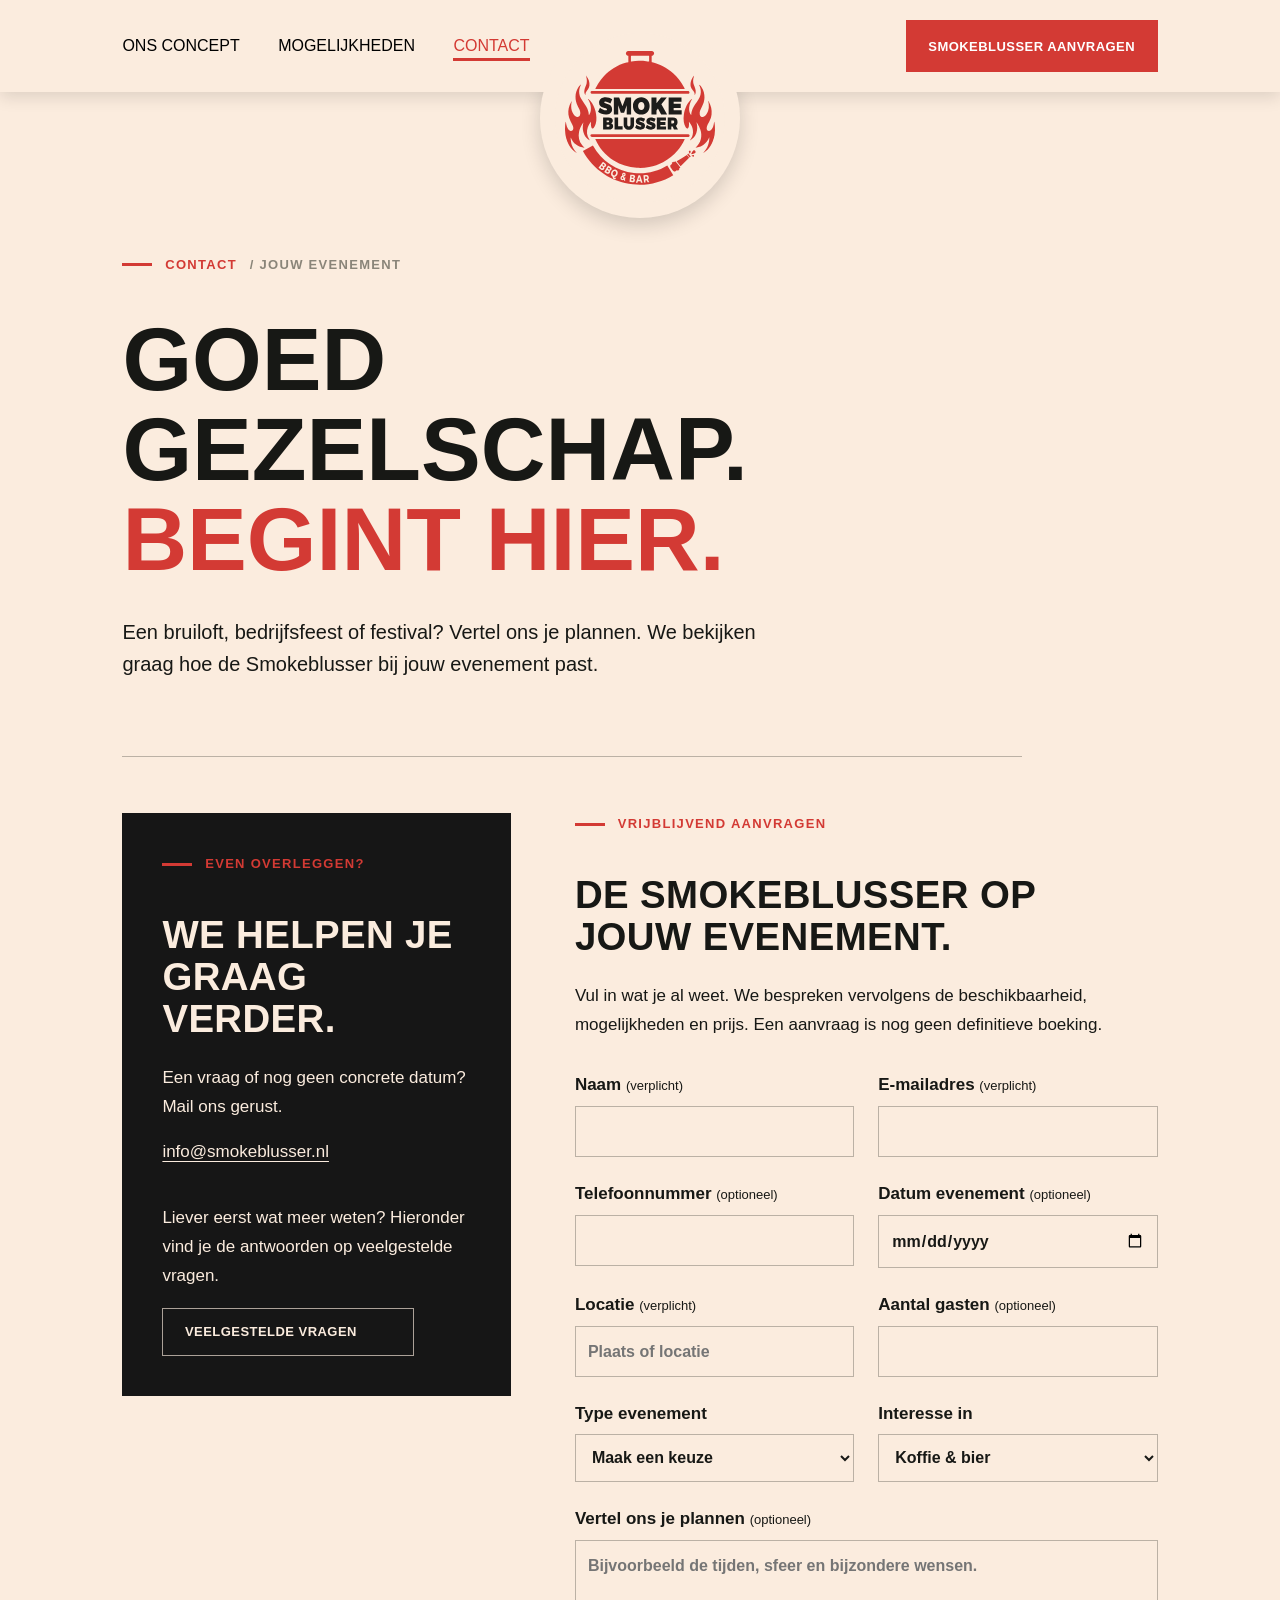
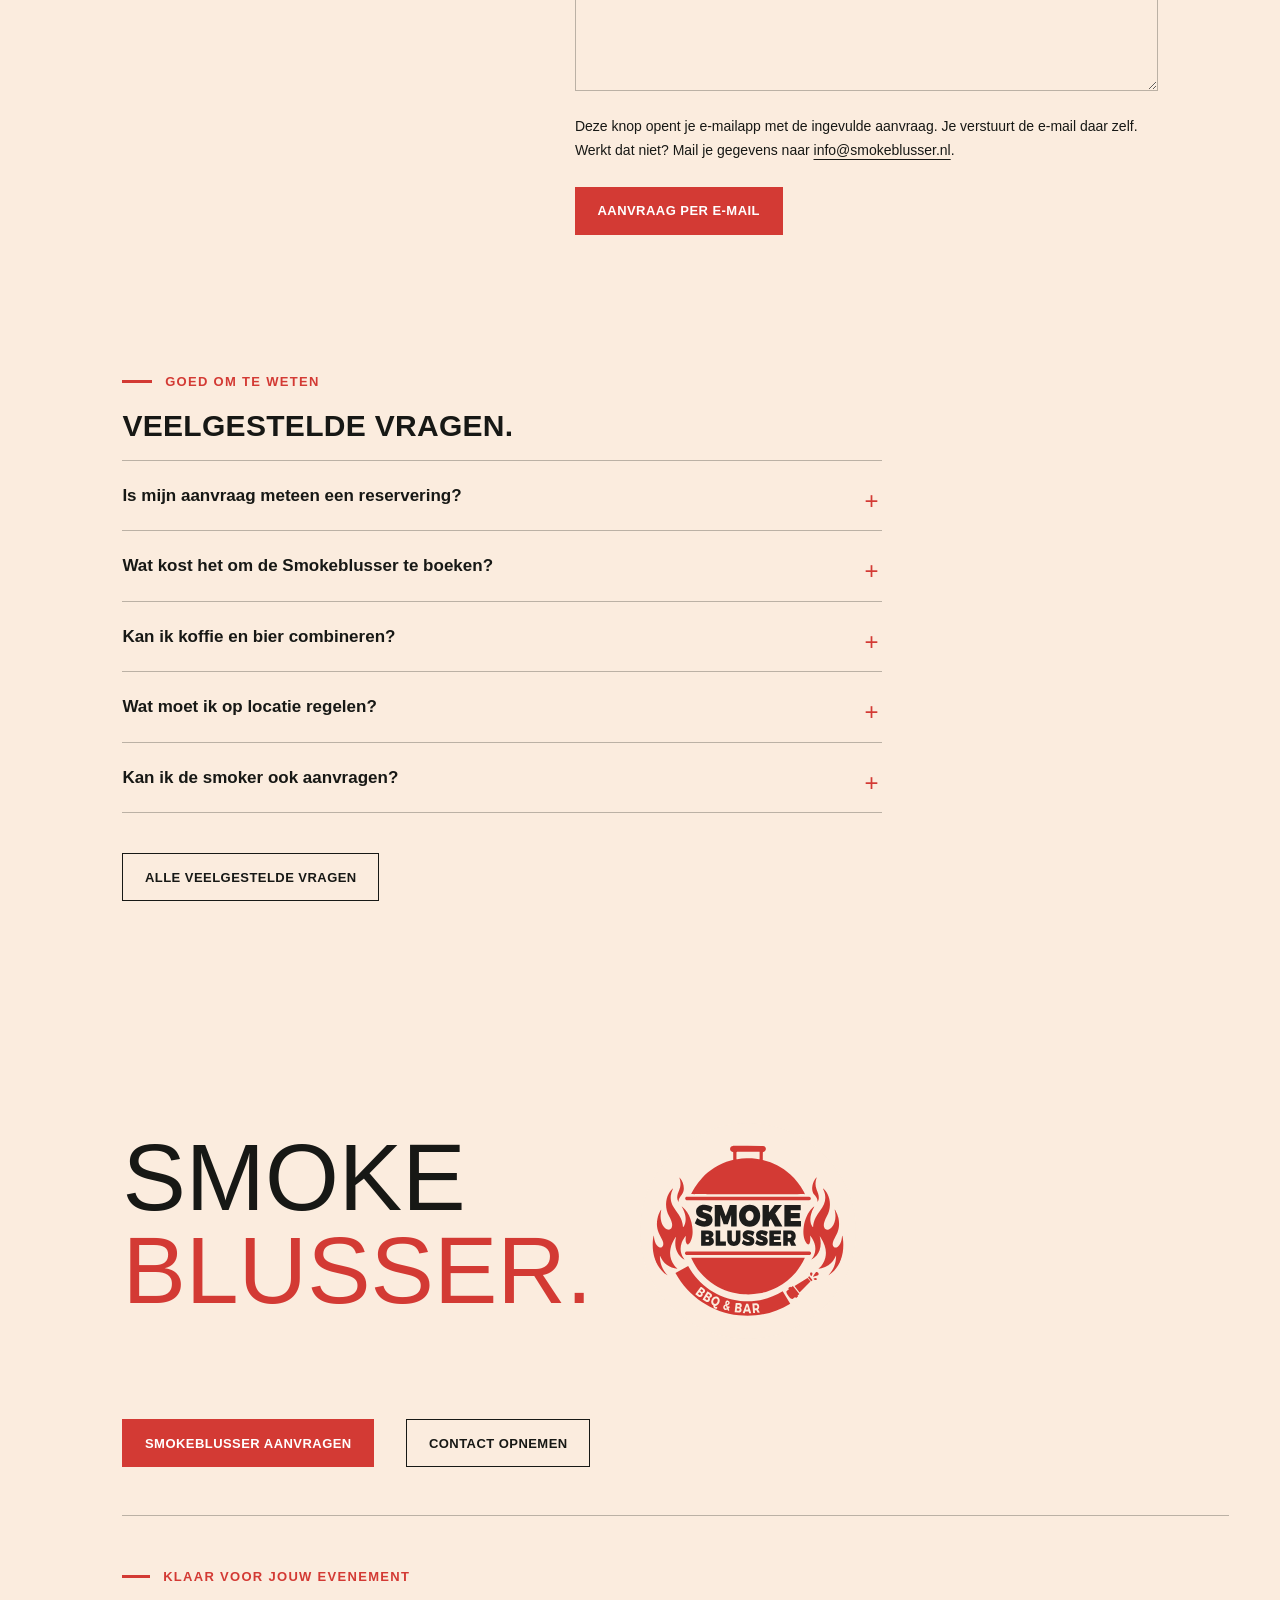
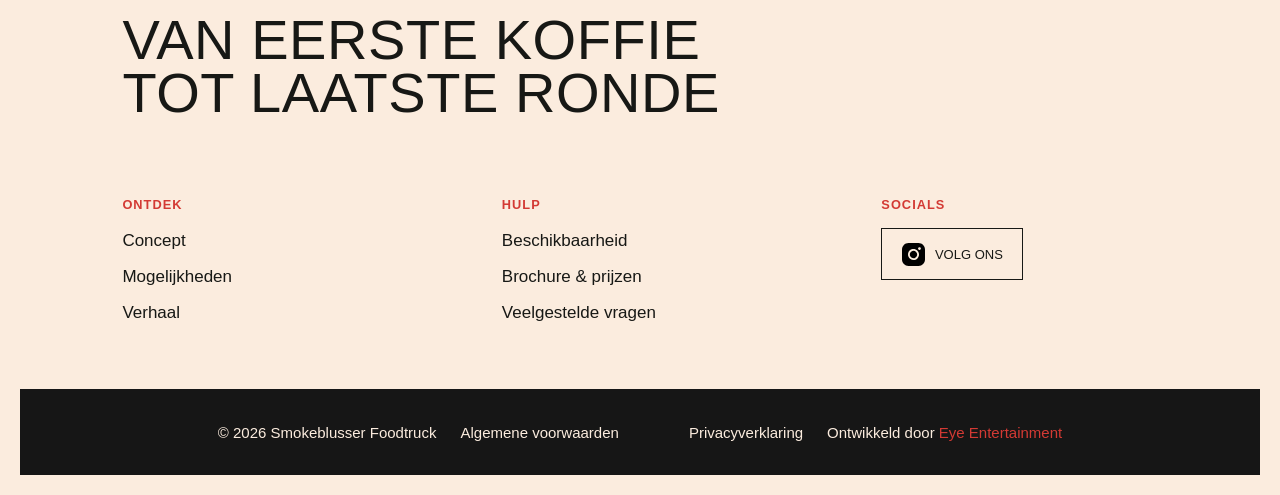
<file: contact.html>
<!doctype html>
<html lang="nl">
<head>
  <meta charset="utf-8">
  <meta name="viewport" content="width=device-width, initial-scale=1">
  <meta name="description" content="Neem contact op met Smokeblusser Foodtruck en vraag vrijblijvend een reservering aan voor jouw evenement.">
  <title>Contact & reserveren — Smokeblusser</title>
  <link rel="stylesheet" href="content.css">
  <link rel="stylesheet" href="styles.css">
  <script src="script.js" defer></script>
  <script src="contact.js" defer></script>
</head>
<body class="content-layout">
  <a class="skip-link" href="#main">Naar de inhoud</a>
  <header class="site-header" data-header>
    <a class="brand" href="index.html#top" aria-label="Smokeblusser home"><img src="assets/logo-smokeblusser.svg" alt="Smokeblusser Foodtruck"></a>
    <button class="nav-toggle" type="button" aria-expanded="false" aria-controls="main-nav"><span></span><span></span><span></span><span class="sr-only">Menu</span></button>
    <nav class="main-nav" id="main-nav" aria-label="Hoofdnavigatie">
      <div class="smoke-organic" aria-hidden="true"><span></span><span></span><span></span></div>
      <a href="index.html#concept">Ons concept</a><a href="index.html#mogelijkheden">Mogelijkheden</a><a href="contact.html" aria-current="page">Contact</a>
      <a class="mobile-request-link" href="#aanvragen">Smokeblusser aanvragen <span aria-hidden="true">→</span></a>
    </nav>
    <a class="button button--red header-cta" href="#aanvragen">Smokeblusser aanvragen <span aria-hidden="true">→</span></a>
  </header>
  <main id="main">
    <section class="content-page contact-page" aria-labelledby="page-title">
      <div class="content-page__intro">
        <p class="eyebrow">Contact <span>/ jouw evenement</span></p>
        <h1 id="page-title">Goed gezelschap.<em>Begint hier.</em></h1>
        <p>Een bruiloft, bedrijfsfeest of festival? Vertel ons je plannen. We bekijken graag hoe de Smokeblusser bij jouw evenement past.</p>
      </div>
      <div class="contact-page__grid">
        <aside class="contact-page__direct" aria-labelledby="direct-title">
          <p class="eyebrow">Even overleggen?</p>
          <h2 id="direct-title">We helpen je<br>graag verder.</h2>
          <p>Een vraag of nog geen concrete datum? Mail ons gerust.</p>
          <a href="mailto:info@smokeblusser.nl">info@smokeblusser.nl</a>
          <p class="contact-page__note">Liever eerst wat meer weten? Hieronder vind je de antwoorden op veelgestelde vragen.</p>
          <a class="button button--outline-light" href="#vragen">Veelgestelde vragen <span aria-hidden="true">→</span></a>
        </aside>
        <section class="contact-page__request" id="aanvragen" aria-labelledby="request-title">
          <p class="eyebrow">Vrijblijvend aanvragen</p>
          <h2 id="request-title">De Smokeblusser op jouw evenement.</h2>
          <p>Vul in wat je al weet. We bespreken vervolgens de beschikbaarheid, mogelijkheden en prijs. Een aanvraag is nog geen definitieve boeking.</p>
          <form id="request-form" action="mailto:info@smokeblusser.nl" method="post" enctype="text/plain">
            <div class="contact-form__fields">
              <label>Naam <span>(verplicht)</span><input name="Naam" autocomplete="name" required maxlength="120"></label>
              <label>E-mailadres <span>(verplicht)</span><input name="E-mailadres" type="email" autocomplete="email" required maxlength="254"></label>
              <label>Telefoonnummer <span>(optioneel)</span><input name="Telefoonnummer" type="tel" autocomplete="tel" maxlength="40"></label>
              <label>Datum evenement <span>(optioneel)</span><input name="Datum" type="date"></label>
              <label>Locatie <span>(verplicht)</span><input name="Locatie" required placeholder="Plaats of locatie" maxlength="200"></label>
              <label>Aantal gasten <span>(optioneel)</span><input name="Aantal gasten" type="number" min="1" max="100000" inputmode="numeric"></label>
              <label>Type evenement<select name="Evenement"><option value="Nog te bespreken">Maak een keuze</option><option>Bedrijfsfeest</option><option>Bruiloft</option><option>Festival</option><option>Privéfeest</option><option>Anders</option></select></label>
              <label>Interesse in<select name="Interesse"><option>Koffie &amp; bier</option><option>Koffie</option><option>Bier &amp; dranken</option><option>Smoker — informeer naar beschikbaarheid</option><option>Nog te bespreken</option></select></label>
            </div>
            <label>Vertel ons je plannen <span>(optioneel)</span><textarea name="Wensen" rows="5" maxlength="2000" placeholder="Bijvoorbeeld de tijden, sfeer en bijzondere wensen."></textarea></label>
            <p class="contact-form__hint" id="email-hint">Deze knop opent je e-mailapp met de ingevulde aanvraag. Je verstuurt de e-mail daar zelf. Werkt dat niet? Mail je gegevens naar <a href="mailto:info@smokeblusser.nl">info@smokeblusser.nl</a>.</p>
            <button class="button button--red" type="submit" aria-describedby="email-hint">Aanvraag per e-mail <span aria-hidden="true">→</span></button>
            <p id="request-status" role="status"></p>
          </form>
        </section>
      </div>
      <div class="content-page__body contact-page__faq" id="vragen">
        <section class="faq-group" aria-labelledby="questions-title">
          <p class="eyebrow">Goed om te weten</p>
          <h2 id="questions-title">Veelgestelde vragen.</h2>
          <details><summary>Is mijn aanvraag meteen een reservering?</summary><div class="faq-answer"><p>Nee. We bekijken eerst de beschikbaarheid en bespreken jouw wensen en de kosten. Een boeking wordt pas definitief nadat de afspraken schriftelijk zijn bevestigd.</p></div></details>
          <details><summary>Wat kost het om de Smokeblusser te boeken?</summary><div class="faq-answer"><p>Dat hangt af van de locatie, inzetduur, het aantal gasten en het gekozen aanbod. Met jouw aanvraag kunnen we een passend voorstel bespreken.</p></div></details>
          <details><summary>Kan ik koffie en bier combineren?</summary><div class="faq-answer"><p>De wagen heeft een koffie- en een bierzijde. Geef aan welke kant of combinatie je wilt inzetten; we stemmen het aanbod vooraf samen af.</p></div></details>
          <details><summary>Wat moet ik op locatie regelen?</summary><div class="faq-answer"><p>Een veilige en bereikbare standplaats is belangrijk. De benodigde ruimte, aanrijroute en eventuele stroom- en watervoorziening bespreken we vooraf.</p></div></details>
          <details><summary>Kan ik de smoker ook aanvragen?</summary><div class="faq-answer"><p>Geef je interesse gerust door. De smoker is aangekondigd als de derde kant; we bespreken de actuele planning en bevestigen of deze beschikbaar is voor jouw datum.</p></div></details>
        </section>
        <a class="button button--outline-dark" href="veelgestelde-vragen.html">Alle veelgestelde vragen <span aria-hidden="true">→</span></a>
      </div>
    </section>
  </main>
  <footer class="site-footer">
    <div class="footer__main">
      <div class="footer__brand-panel">
        <div class="footer__statement"><span>Smoke</span><em>Blusser.</em></div>
        <a class="footer__logo" href="index.html" aria-label="Smokeblusser home"><img src="assets/logo-smokeblusser.svg" alt="Smokeblusser Foodtruck"></a>
        <div class="footer__actions"><a class="button button--red" href="#aanvragen">Smokeblusser aanvragen <span aria-hidden="true">→</span></a><a class="button button--outline-dark" href="mailto:info@smokeblusser.nl">Contact opnemen <span aria-hidden="true">→</span></a></div>
      </div>
      <div class="footer__content-panel">
        <div class="footer__tagline"><p class="eyebrow">Klaar voor jouw evenement</p><h2>Van eerste koffie<br>tot laatste ronde</h2></div>
        <nav class="footer__links" aria-label="Footernavigatie">
          <div><b>Ontdek</b><a href="index.html#concept">Concept</a><a href="index.html#mogelijkheden">Mogelijkheden</a><a href="index.html#verhaal">Verhaal</a></div>
          <div><b>Hulp</b><a href="#aanvragen">Beschikbaarheid</a><a href="#aanvragen">Brochure &amp; prijzen</a><a href="veelgestelde-vragen.html">Veelgestelde vragen</a></div>
          <div><b>Socials</b><a class="social-link" href="#" aria-label="Volg Smokeblusser op Instagram"><img src="assets/icon-instagram.svg" alt="">Volg ons</a></div>
        </nav>
      </div>
    </div>
    <div class="footer__legal"><span>© 2026 Smokeblusser Foodtruck</span><div class="footer__legal-links"><a href="algemene-voorwaarden.html">Algemene voorwaarden</a><a href="#">Privacyverklaring</a></div><span>Ontwikkeld door <em>Eye Entertainment</em></span></div>
  </footer>
</body>
</html>
</file>
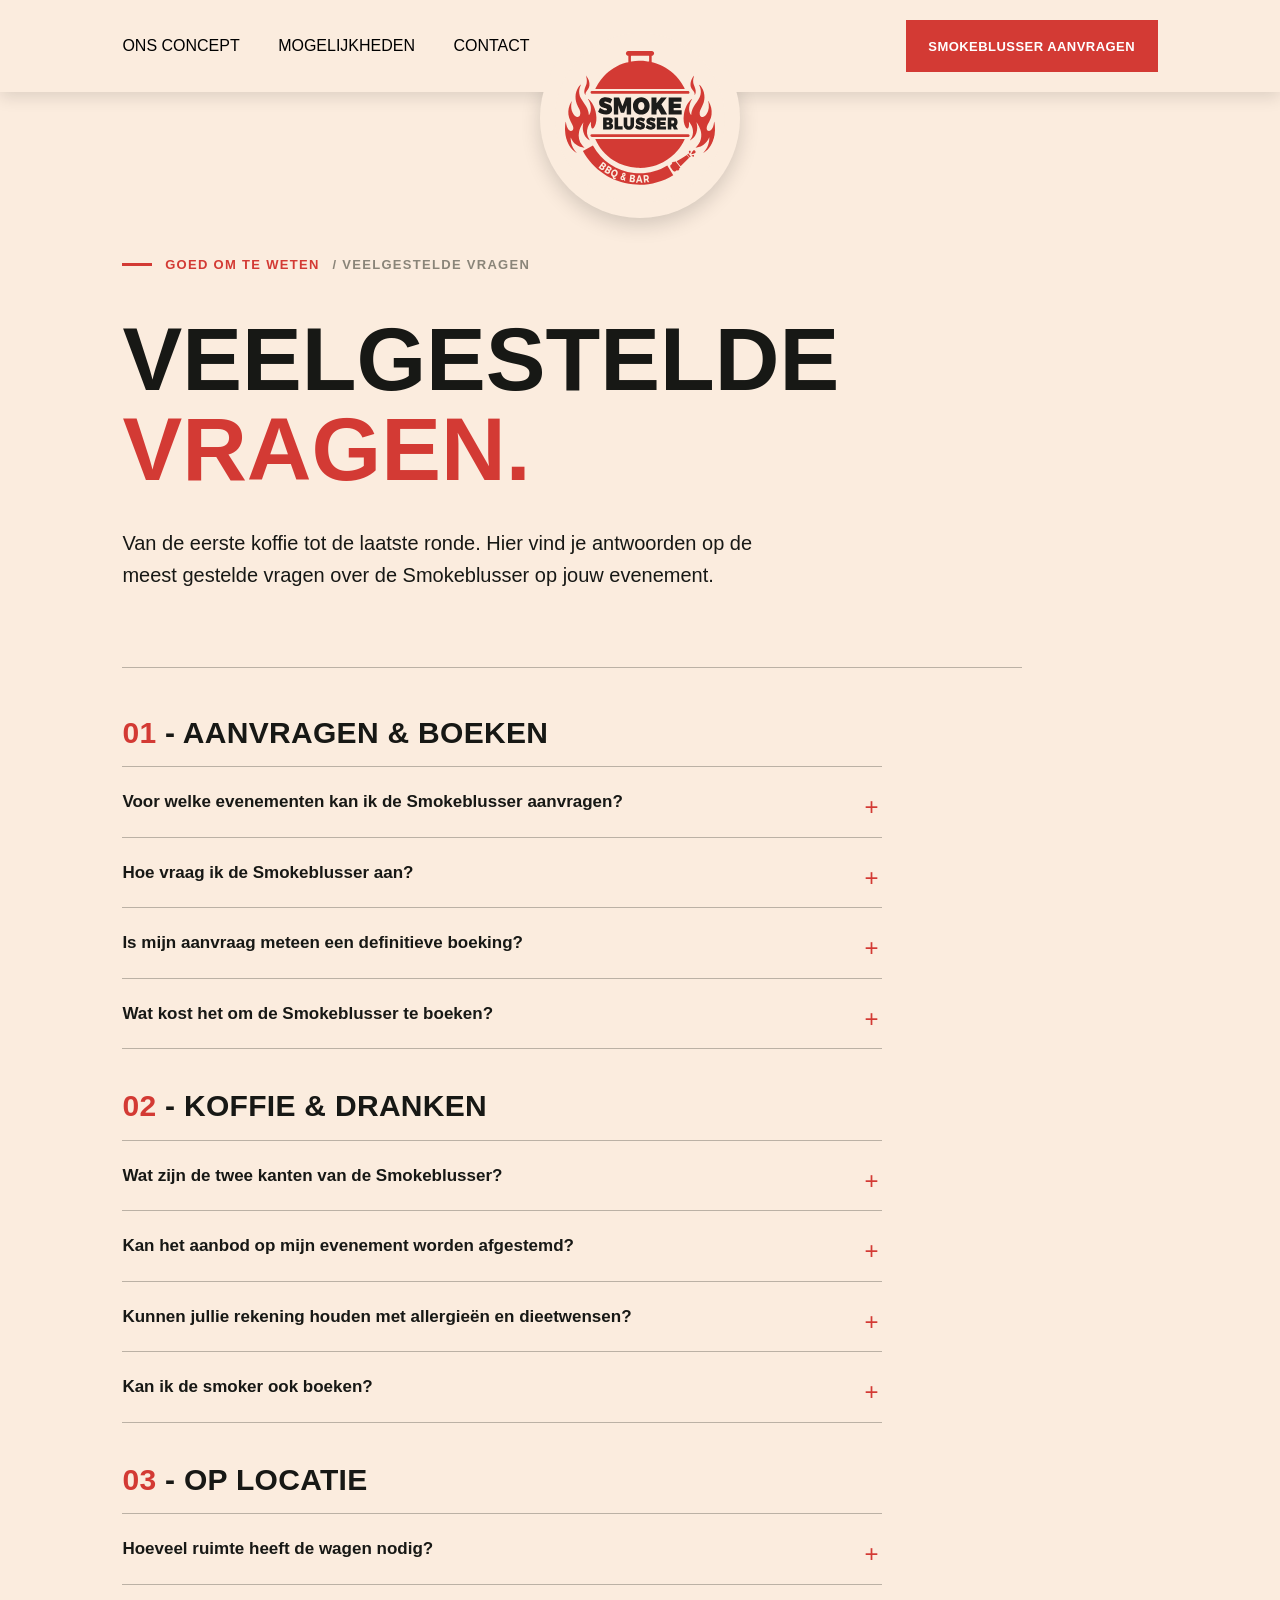
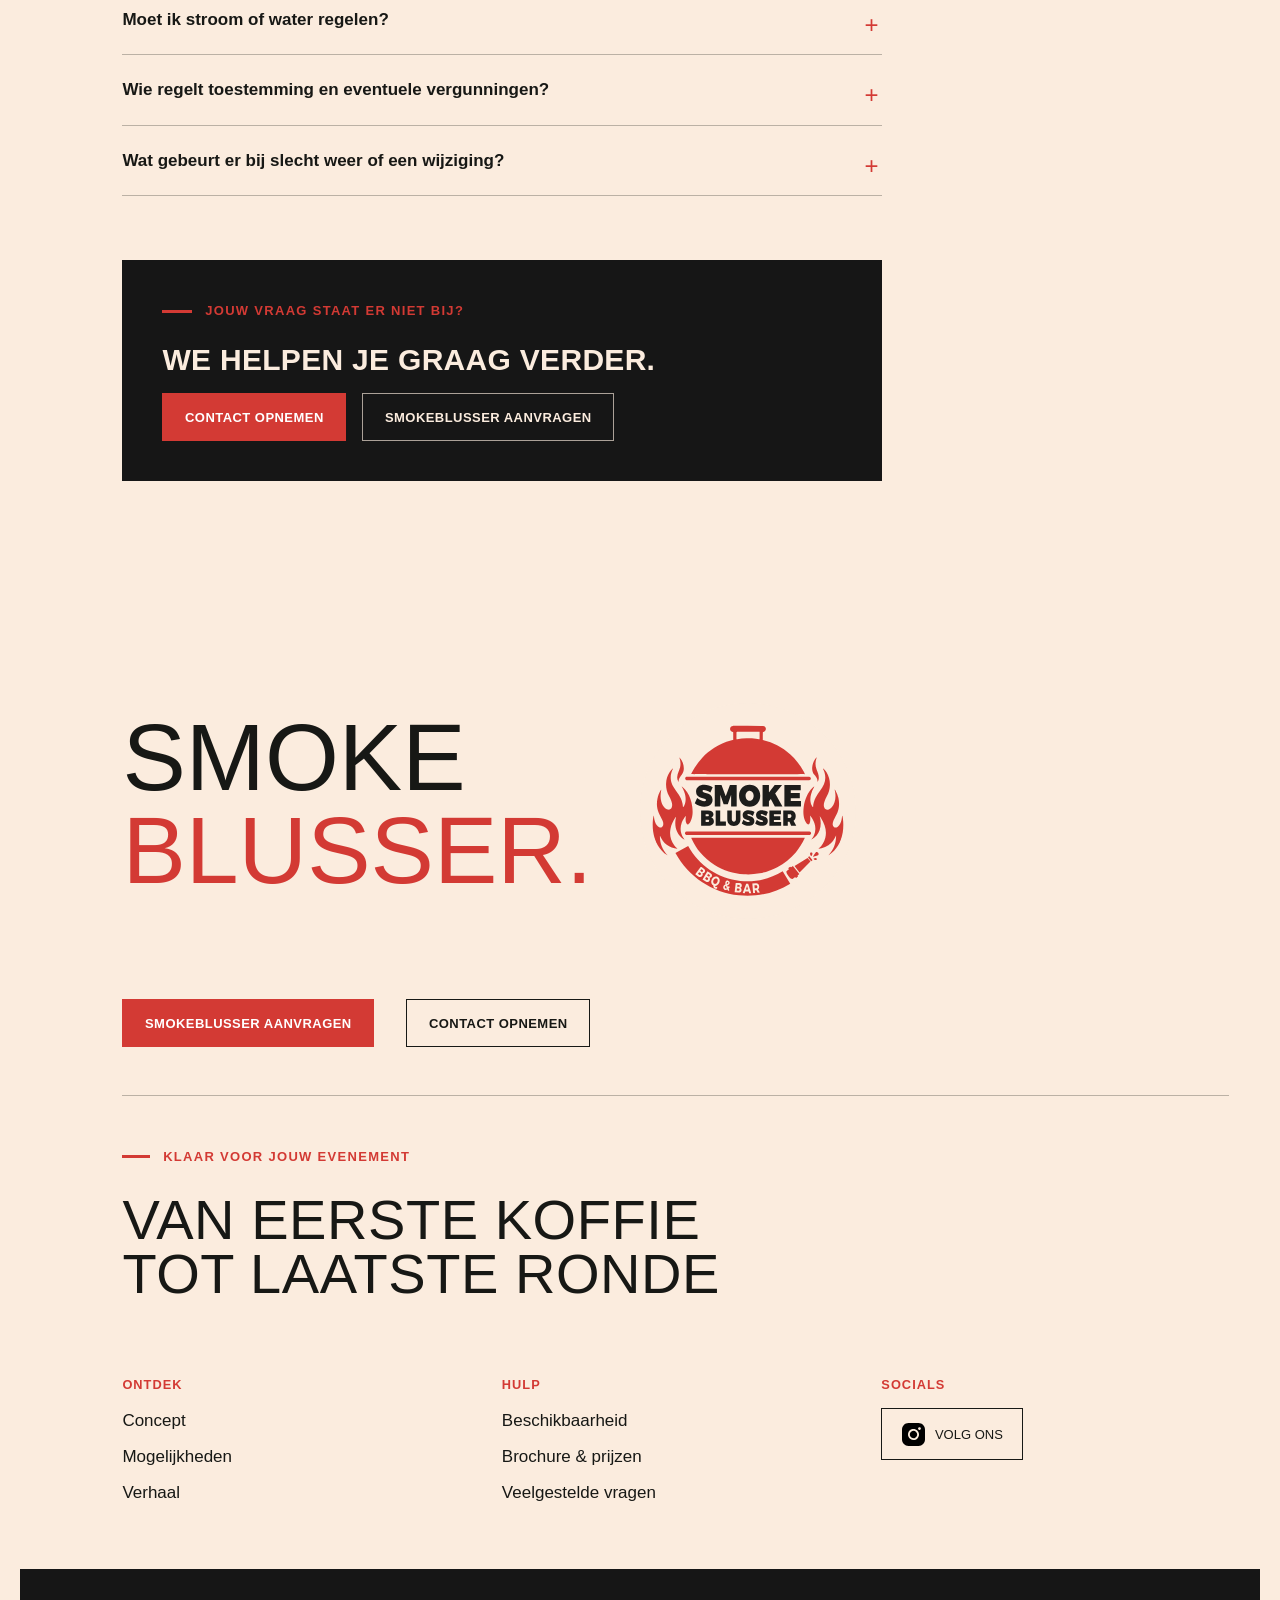
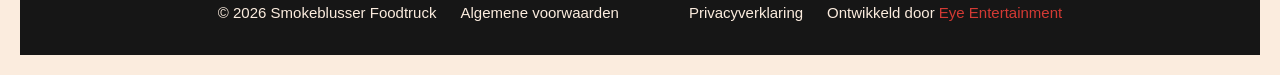
<file: veelgestelde-vragen.html>
<!doctype html>
<html lang="nl">
<head>
  <meta charset="utf-8">
  <meta name="viewport" content="width=device-width, initial-scale=1">
  <meta name="description" content="De Smokeblusser: een brandweerwagen uit 1962 met koffie, koud bier en binnenkort live fire voor ieder evenement.">
  <title>Veelgestelde vragen — Smokeblusser</title>
  
  <link rel="stylesheet" href="content.css">
  <link rel="stylesheet" href="styles.css">
  <script src="script.js" defer></script>
</head>
<body class="content-layout">
  <a class="skip-link" href="#main">Naar de inhoud</a>

  <header class="site-header" data-header>
    <a class="brand" href="index.html#top" aria-label="Smokeblusser home">
      <img src="assets/logo-smokeblusser.svg" alt="Smokeblusser Foodtruck">
    </a>
    <button class="nav-toggle" type="button" aria-expanded="false" aria-controls="main-nav">
      <span></span><span></span><span></span><span class="sr-only">Menu</span>
    </button>
    <nav class="main-nav" id="main-nav" aria-label="Hoofdnavigatie">
      <div class="smoke-organic" aria-hidden="true"><span></span><span></span><span></span></div>
      <a href="index.html#concept" >Ons concept</a>
      <a href="index.html#mogelijkheden">Mogelijkheden</a>
      <a href="index.html#contact">Contact</a>
      <a class="mobile-request-link" href="index.html#contact">Smokeblusser aanvragen <span aria-hidden="true">→</span></a>
    </nav>
    <a class="button button--red header-cta" href="index.html#contact">Smokeblusser aanvragen <span aria-hidden="true">→</span></a>
  </header>

  <main id="main">
    <section class="content-page faq-page" aria-labelledby="page-title">
      <div class="content-page__intro">
        <p class="eyebrow">Goed om te weten <span>/ veelgestelde vragen</span></p>
        <h1 id="page-title">Veelgestelde <em>vragen.</em></h1>
        <p>Van de eerste koffie tot de laatste ronde. Hier vind je antwoorden op de meest gestelde vragen over de Smokeblusser op jouw evenement.</p>
      </div>
      <div class="content-page__body">
        <section class="faq-group" aria-labelledby="faq-boeken">
          <h2 id="faq-boeken"><span class="content-page__number">01</span> - Aanvragen &amp; boeken</h2>
          <details><summary>Voor welke evenementen kan ik de Smokeblusser aanvragen?</summary><div class="faq-answer"><p>Denk aan een bedrijfsfeest, bruiloft, festival of privéfeest. Vertel ons wat je organiseert, waar en wanneer. Samen bekijken we hoe de Smokeblusser bij jouw evenement past.</p></div></details>
          <details><summary>Hoe vraag ik de Smokeblusser aan?</summary><div class="faq-answer"><p>Mail naar <a href="mailto:info@smokeblusser.nl">info@smokeblusser.nl</a> met de datum, locatie, het verwachte aantal gasten en je wensen. Daarmee kunnen we de beschikbaarheid bekijken en de mogelijkheden bespreken.</p></div></details>
          <details><summary>Is mijn aanvraag meteen een definitieve boeking?</summary><div class="faq-answer"><p>Nee, een aanvraag is bedoeld om de mogelijkheden te verkennen. We bespreken eerst de invulling en de prijs. De afspraken worden vervolgens schriftelijk bevestigd.</p></div></details>
          <details><summary>Wat kost het om de Smokeblusser te boeken?</summary><div class="faq-answer"><p>Dat hangt af van de locatie, de inzetduur, het aantal gasten en het gekozen aanbod. Vraag een voorstel aan, dan bespreken we wat bij jouw evenement past en welke kosten daarbij horen.</p></div></details>
        </section>
        <section class="faq-group" aria-labelledby="faq-aanbod">
          <h2 id="faq-aanbod"><span class="content-page__number">02</span> - Koffie &amp; dranken</h2>
          <details><summary>Wat zijn de twee kanten van de Smokeblusser?</summary><div class="faq-answer"><p>De Smokeblusser heeft een koffiezijde en een bierzijde. Twee bars aan één klassieke brandweerwagen, elk met een eigen karakter. We stemmen vooraf af welke kant of combinatie je wilt inzetten.</p></div></details>
          <details><summary>Kan het aanbod op mijn evenement worden afgestemd?</summary><div class="faq-answer"><p>Vertel ons welke sfeer en invulling je voor ogen hebt. We bespreken het assortiment en leggen het afgesproken aanbod vast in het voorstel.</p></div></details>
          <details><summary>Kunnen jullie rekening houden met allergieën en dieetwensen?</summary><div class="faq-answer"><p>Geef deze vooraf door, zodat we kunnen bespreken wat mogelijk is. Vraag ook ter plaatse naar allergeneninformatie. Volledige afwezigheid van kruisbesmetting kunnen we niet zonder meer garanderen.</p></div></details>
          <details><summary>Kan ik de smoker ook boeken?</summary><div class="faq-answer"><p>De smoker is aangekondigd als de derde kant van de Smokeblusser. Neem contact op voor de actuele planning en mogelijkheden; beschikbaarheid voor jouw datum moet nog worden bevestigd.</p></div></details>
        </section>
        <section class="faq-group" aria-labelledby="faq-locatie">
          <h2 id="faq-locatie"><span class="content-page__number">03</span> - Op locatie</h2>
          <details><summary>Hoeveel ruimte heeft de wagen nodig?</summary><div class="faq-answer"><p>We hebben een veilige, bereikbare standplaats nodig met ruimte voor bediening en gasten. De precieze ruimte en aanrijroute stemmen we vooraf af. Stuur gerust foto’s of een plattegrond van de locatie mee.</p></div></details>
          <details><summary>Moet ik stroom of water regelen?</summary><div class="faq-answer"><p>Welke voorzieningen nodig zijn, hangt af van de afgesproken inzet. We bespreken vooraf de stroom- en watervoorziening en leggen vast wie wat regelt. Zo komen we op de dag zelf niet voor verrassingen te staan.</p></div></details>
          <details><summary>Wie regelt toestemming en eventuele vergunningen?</summary><div class="faq-answer"><p>Dat verschilt per locatie en evenement. Stem toestemming af met de locatiebeheerder en bespreek eventuele vergunningen met ons. Vooraf leggen we vast welke partij waarvoor verantwoordelijk is.</p></div></details>
          <details><summary>Wat gebeurt er bij slecht weer of een wijziging?</summary><div class="faq-answer"><p>Neem zo snel mogelijk contact op als je planning verandert. Bij onveilige weersomstandigheden bekijken we samen een passende oplossing. Afspraken over verplaatsen of annuleren staan in de bevestigde offerte en toepasselijke voorwaarden.</p></div></details>
        </section>
        <div class="content-page__contact">
          <p class="eyebrow">Jouw vraag staat er niet bij?</p>
          <h2>We helpen je <em>graag verder.</em></h2>
          <div class="actions"><a class="button button--red" href="mailto:info@smokeblusser.nl">Contact opnemen <span aria-hidden="true">→</span></a><a class="button button--outline-light" href="index.html#contact">Smokeblusser aanvragen <span aria-hidden="true">→</span></a></div>
        </div>
      </div>
    </section>
  </main>

  <footer class="site-footer">
    <div class="footer__main">
      <div class="footer__brand-panel">
        <div class="footer__statement"><span>Smoke</span><em>Blusser.</em></div>
        <a class="footer__logo" href="index.html" aria-label="Smokeblusser home"><img src="assets/logo-smokeblusser.svg" alt="Smokeblusser Foodtruck"></a>
        <div class="footer__actions">
          <a class="button button--red" href="index.html#contact">Smokeblusser aanvragen <span aria-hidden="true">→</span></a>
          <a class="button button--outline-dark" href="mailto:info@smokeblusser.nl">Contact opnemen <span aria-hidden="true">→</span></a>
        </div>
      </div>
      <div class="footer__content-panel">
        <div class="footer__tagline"><p class="eyebrow">Klaar voor jouw evenement</p><h2>Van eerste koffie<br>tot laatste ronde</h2></div>
        <nav class="footer__links" aria-label="Footernavigatie">
          <div><b>Ontdek</b><a href="index.html#concept">Concept</a><a href="index.html#mogelijkheden">Mogelijkheden</a><a href="index.html#verhaal">Verhaal</a></div>
          <div><b>Hulp</b><a href="index.html#contact">Beschikbaarheid</a><a href="index.html#contact">Brochure &amp; prijzen</a><a href="veelgestelde-vragen.html">Veelgestelde vragen</a></div>
          <div><b>Socials</b><a class="social-link" href="#" aria-label="Volg Smokeblusser op Instagram"><img src="assets/icon-instagram.svg" alt="">Volg ons</a></div>
        </nav>
      </div>
    </div>
    <div class="footer__legal">
      <span>© 2026 Smokeblusser Foodtruck</span>
      <div class="footer__legal-links">
        <a href="algemene-voorwaarden.html" >Algemene voorwaarden</a>
        <a href="#">Privacyverklaring</a>
      </div>
      <span>Ontwikkeld door <em>Eye Entertainment</em></span>
    </div>
  </footer>

</body>
</html>
</file>
<file: styles.css>
/* Smokeblusser — component-organized styles. Responsive rules stay
   beside their component; source order preserves the existing cascade. */

/* Foundations */
:root {
  --surface-dark: #161616;
  --photo-dark: #2f312c;
  --hero-red: #FF0519;
  --cream: #FBECDE;
  --red: #D33A34;
  --red-hover: #B72F2A;
  --dark: #242621;
  --ink: #171815;
  --sand: #e0d2b8;
  --line: rgba(23,24,21,.28);
  --pad: clamp(1.25rem,4vw,5rem);
  --display: Impact,"Arial Narrow",Haettenschweiler,sans-serif;
  --body: "Helvetica Neue",Helvetica,Arial,sans-serif;
}

* {
  box-sizing: border-box;
}

html {
  scroll-behavior: smooth;
}

body {
  margin: 0px;
  background: var(--cream);
  color: var(--ink);
  font-family: var(--body);
  font-size: 17px;
  font-weight: 400;
  line-height: 25px;
}

img {
  display: block;
  max-width: 100%;
  height: auto;
}

a {
  color: inherit;
}

.sr-only {
  position: absolute;
  width: 1px;
  height: 1px;
  padding: 0px;
  margin: -1px;
  overflow: hidden;
  clip: rect(0px, 0px, 0px, 0px);
  white-space: nowrap;
  border: 0px;
}

.skip-link {
  position: fixed;
  top: 0.75rem;
  left: 0.75rem;
  z-index: 1000;
  transform: translateY(-160%);
  background: rgb(255, 255, 255);
  padding: 0.8rem 1rem;
}

.skip-link:focus {
  transform: none;
}

@media (prefers-reduced-motion: reduce) {
  html {
    scroll-behavior: auto;
  }

  * {
    transition: none !important;
  }

  ::before {
    transition: none !important;
  }

  ::after {
    transition: none !important;
  }

}

@media (max-width: 860px) {
  body {
    font-size: 17px;
    line-height: 25px;
  }

}

html {
  scroll-padding-top: 112px;
}

:root {
  --hero-copy-inset: clamp(3rem,8vw,9rem);
}

@media (min-width: 861px) and (max-width: 1050px) {
  :root {
    --hero-copy-inset: 7vw;
  }

}

@media (max-width: 860px) {
  html {
    scroll-padding-top: 96px;
  }

}


/* Buttons and shared typography */
.button {
  font-size: 13px;
  font-weight: 800;
  text-transform: uppercase;
  letter-spacing: 0.035em;
  text-decoration: none;
}

.kicker {
  font-size: 13px;
  font-weight: 800;
  text-transform: uppercase;
  letter-spacing: 0.035em;
  text-decoration: none;
}

.eyebrow {
  font-size: 13px;
  font-weight: 800;
  text-transform: uppercase;
  text-decoration: none;
}

.button {
  min-height: 52px;
  padding: 0.95rem 1.35rem;
  display: inline-flex;
  align-items: center;
  justify-content: center;
  gap: 1.25rem;
  border: 1px solid transparent;
  transition: transform 0.2s, background-color 0.2s, color 0.2s, gap 0.2s;
}

.button:hover {
  transform: translateY(-2px);
}

@media (min-width: 861px) {
  .button:not(.header-cta) {
    height: 48px;
    min-height: 48px;
    padding-block: 0;
  }
}

.button--red {
  gap: 0px;
  background: var(--red);
  color: rgb(255, 255, 255);
}

.button--red:hover {
  gap: 1.25rem;
  background: var(--red-hover);
  transform: none;
}

.button--red:focus-visible {
  gap: 1.25rem;
  background: var(--red-hover);
  transform: none;
}

.button--cream {
  background: var(--cream);
  color: var(--ink);
}

.button--outline-light {
  color: var(--cream);
  border-color: rgba(251, 236, 222, 0.65);
}

.button--disabled {
  border-color: rgba(251, 236, 222, 0.35);
  color: rgba(251, 236, 222, 0.55);
  pointer-events: none;
}

.actions {
  display: flex;
  align-items: center;
  gap: 1.75rem;
  flex-wrap: wrap;
}

h2 {
  letter-spacing: 0.01em;
}

.section h2 {
  font-family: var(--display);
  font-weight: 400;
  text-transform: uppercase;
  line-height: 0.88;
  letter-spacing: 0.01em;
  margin: 0px;
}

.section h2 em {
  display: block;
  color: var(--red);
  font-style: normal;
}

.section {
  padding: clamp(6rem,11vw,10rem) var(--pad);
}

.section-heading {
  max-width: 1260px;
  margin: 0px auto;
}

.section-heading--center {
  text-align: center;
  max-width: 980px;
}

.eyebrow {
  color: var(--red);
  margin: 0px 0px 2.4rem;
  display: flex;
  align-items: center;
  gap: 0.8rem;
}

.eyebrow::before {
  content: "";
  width: 30px;
  height: 3px;
  background: currentcolor;
  flex: 0 0 auto;
}

.eyebrow span {
  color: rgb(138, 133, 121);
}

.section h2 {
  font-size: clamp(3.2rem, 6vw, 6.3rem);
}

.section-heading > p:not(.eyebrow) {
  max-width: 760px;
  margin: 2rem 0px;
}

.section-heading--center > p:not(.eyebrow) {
  margin: 2rem auto;
}

@media (max-width: 860px) {
  .section {
    padding: 5rem 1.25rem;
  }

  .section h2 {
    font-size: clamp(3rem, 14vw, 4.7rem);
  }

  .eyebrow {
    margin-bottom: 1.6rem;
  }

  .section-heading--center {
    text-align: left;
  }

}

.section .eyebrow::before {
  width: 28px;
  height: 3px;
  background: url("assets/eyebrow-line-red.svg") center center / contain no-repeat transparent;
}

.button span[aria-hidden="true"] {
  display: inline-block;
  width: 15px;
  height: 11px;
  font-size: 0px;
  line-height: 0;
  background: center center / contain no-repeat;
}

.button--red span[aria-hidden="true"] {
  width: 0px;
  opacity: 0;
  overflow: hidden;
  transform: translateX(-6px);
  background-image: url("assets/arrow-right-white.svg");
  transition: width 0.2s, opacity 0.15s, transform 0.2s;
}

.button--red:hover span[aria-hidden="true"] {
  width: 15px;
  opacity: 1;
  transform: translateX(0px);
}

.button--red:focus-visible span[aria-hidden="true"] {
  width: 15px;
  opacity: 1;
  transform: translateX(0px);
}

.button--cream span[aria-hidden="true"] {
  background-image: url("assets/arrow-right-red.svg");
}

.button {
  white-space: nowrap;
}

.eyebrow {
  letter-spacing: 0.1em;
}

main > .section {
  padding-top: 150px;
  padding-bottom: 150px;
}

.button--outline-dark {
  color: var(--ink);
  border-color: var(--ink);
}

.button--outline-dark {
  gap: 0px;
  transform: none;
}

.button--outline-dark span[aria-hidden="true"] {
  width: 0px;
  opacity: 0;
  overflow: hidden;
  transform: translateX(-6px);
  background-image: url("assets/arrow-right-black.svg");
  transition: width 0.2s, opacity 0.15s, transform 0.2s;
}

.button--outline-dark:hover {
  gap: 1.25rem;
  transform: none;
  background: transparent;
  color: var(--ink);
}

.button--outline-dark:focus-visible {
  gap: 1.25rem;
  transform: none;
  background: transparent;
  color: var(--ink);
}

.button--outline-dark:hover span[aria-hidden="true"] {
  width: 15px;
  opacity: 1;
  transform: translateX(0px);
}

.button--outline-dark:focus-visible span[aria-hidden="true"] {
  width: 15px;
  opacity: 1;
  transform: translateX(0px);
}

@media (max-width: 860px) {
  main > .section {
    padding: 64px 24px;
  }

  main .eyebrow {
    font-size: 11px;
    line-height: 1.5;
    gap: 8px;
    flex-wrap: wrap;
    margin-bottom: 24px;
    letter-spacing: 0.08em;
  }

  .eyebrow::before {
    width: 20px;
  }

  .section-heading > p:not(.eyebrow) {
    margin: 24px 0px;
  }

  .button {
    min-height: 47px;
    padding-top: calc(-2.5px + 0.95rem);
    padding-bottom: calc(-2.5px + 0.95rem);
  }

}


/* Header and navigation */
.site-header {
  height: 108px;
  display: grid;
  grid-template-columns: 240px 1fr auto;
  align-items: center;
  padding: 0 var(--pad);
  z-index: 20;
  background: var(--cream);
}

.brand {
  position: absolute;
  left: var(--pad);
  top: 28px;
  width: 150px;
  height: 150px;
  border-radius: 50%;
  background: var(--cream);
  display: grid;
  place-items: center;
  z-index: 2;
}

.brand img {
  width: 118px;
}

.main-nav {
  display: flex;
  justify-self: center;
  gap: clamp(1.75rem, 4vw, 4.5rem);
  grid-column: 2;
}

.main-nav a {
  font-family: var(--display);
  font-size: 16px;
  font-weight: 400;
  line-height: 1;
  text-transform: uppercase;
  letter-spacing: 0px;
  text-decoration: none;
  color: rgb(0, 0, 0);
  position: relative;
  padding: 0.45rem 0px;
}

.main-nav a[aria-current="page"] {
  color: var(--red);
}

.main-nav a::after {
  content: "";
  position: absolute;
  left: 0px;
  right: 100%;
  bottom: 0px;
  height: 3px;
  background: var(--red);
  transition: right 0.2s;
}

.main-nav a:hover::after {
  right: 0px;
}

.main-nav a:focus-visible::after {
  right: 0px;
}

.main-nav a[aria-current="page"]::after {
  right: 0px;
}

.header-cta {
  grid-column: 3;
}

.main-nav .mobile-request-link {
  display: none;
}

@media (max-width: 860px) {
  .site-header .main-nav a.mobile-request-link {
    display: block;
    color: var(--red);
  }
}

.nav-toggle {
  display: none;
}

@media (max-width: 1050px) {
  .site-header {
    grid-template-columns: 160px 1fr auto;
  }

  .main-nav {
    gap: 1.5rem;
  }

  .header-cta {
    padding-inline: 0.9rem;
  }

}

@media (max-width: 860px) {
  .site-header {
    grid-template-columns: 1fr auto;
    padding: 0px 1rem;
  }

  .brand {
    left: 1rem;
    top: 14px;
    width: 100px;
    height: 100px;
  }

  .brand img {
    width: 80px;
  }

  .nav-toggle {
    display: flex;
    grid-column: 2;
    width: 48px;
    height: 48px;
    border: 0px;
    background: transparent;
    flex-direction: column;
    justify-content: center;
    gap: 5px;
    padding: 10px;
  }

  .nav-toggle span:not(.sr-only) {
    height: 2px;
    background: var(--ink);
    width: 100%;
  }

  .main-nav {
    display: flex;
    flex-direction: column;
    font: 2.4rem/1 var(--display);
    z-index: 3;
  }

  .main-nav.is-open {
    transform: none;
  }

  .header-cta {
    display: none;
  }

}

.site-header .header-cta {
  right: 70px;
}

.site-header {
  position: sticky;
  top: 0px;
  box-shadow: rgba(0, 0, 0, 0.12) 0px 5px 16px;
}

.site-header .brand {
  background: transparent;
}

.site-header .brand img {
  transition: transform 0.25s;
}

.site-header.is-scrolled .brand {
  top: 50%;
  transform: translateY(-50%);
  width: 76px;
  height: 76px;
  background: transparent;
  border-radius: 0px;
}

.site-header.is-scrolled .brand img {
  width: 76px;
  object-fit: contain;
}

@media (min-width: 861px) {
  .site-header {
    height: 92px;
  }

  .site-header .header-cta {
    top: 20px;
    height: 52px;
    min-height: 52px;
  }

}

@media (min-width: 1051px) {
  .site-header {
    grid-template-columns: 240px minmax(0px, 1fr) 260px;
  }

  .header-cta {
    position: absolute;
    right: 20px;
  }

}

@media (min-width: 861px) and (max-width: 1050px) {
  .site-header {
    grid-template-columns: 160px minmax(0px, 1fr) 250px;
  }

  .header-cta {
    position: absolute;
    right: 20px;
  }

}

.brand img {
  transform-origin: center center;
  transition: transform 0.25s;
}

.brand:hover img {
  transform: scale(1.05) rotate(-2deg);
}

.brand:focus-visible img {
  transform: scale(1.05) rotate(-2deg);
}

@media (prefers-reduced-motion: reduce) {
  .brand:hover img {
    transform: none;
  }

  .brand:focus-visible img {
    transform: none;
  }

}

.site-header .brand {
  transform-origin: right bottom;
  transition: transform 0.4s cubic-bezier(0.22, 0.61, 0.36, 1);
}

@media (min-width: 861px) {
  .site-header .brand img {
    position: relative;
  }

  .site-header.is-scrolled .brand img {
    position: relative;
  }

}

@media (max-width: 860px) {
  .site-header .brand img {
    position: relative;
  }

  .site-header.is-scrolled .brand img {
    position: relative;
  }

}

.main-nav > .smoke-organic {
  display: none;
}

@media (max-width: 860px) {
  .site-header {
    height: 76px;
  }

  .site-header .brand {
    left: 20px;
    top: 6px;
    width: 64px;
    height: 64px;
    transform: none;
  }

  .site-header.is-scrolled .brand {
    left: 20px;
    top: 6px;
    width: 64px;
    height: 64px;
    transform: none;
  }

  .site-header .brand img {
    left: 0px;
    width: 64px;
  }

  .site-header.is-scrolled .brand img {
    left: 0px;
    width: 64px;
  }

  .nav-toggle {
    position: relative;
    z-index: 4;
    min-width: 48px;
    min-height: 48px;
  }

  .site-header .nav-toggle {
    border: 1px solid rgb(0, 0, 0);
    border-radius: 0px;
    padding: 0px;
    display: grid;
    place-items: center;
    background: transparent;
  }

  .site-header .nav-toggle span:not(.sr-only) {
    display: block;
    position: absolute;
    left: 9px;
    top: 18px;
    width: 20px;
    height: 2px;
    background: rgb(28, 27, 31);
    transition: transform 0.25s, opacity 0.2s;
  }

  .site-header .nav-toggle span:nth-of-type(1) {
    transform: translateY(-6px);
  }

  .site-header .nav-toggle span:nth-of-type(3) {
    transform: translateY(6px);
  }

  .site-header .nav-toggle[aria-expanded="true"] span:nth-of-type(2) {
    opacity: 0;
  }

  .site-header .nav-toggle[aria-expanded="true"] span:nth-of-type(1) {
    display: block;
    position: absolute;
    width: 20px;
    height: 2px;
    background: rgb(28, 27, 31);
    transform: rotate(45deg);
  }

  .site-header .nav-toggle[aria-expanded="true"] span:nth-of-type(3) {
    display: block;
    position: absolute;
    width: 20px;
    height: 2px;
    background: rgb(28, 27, 31);
  }

  .site-header .nav-toggle[aria-expanded="true"] span:nth-of-type(3) {
    transform: rotate(-45deg);
  }

  .main-nav {
    inset: 0px;
    position: fixed;
    width: 100%;
    height: 100dvh;
    transform: none;
    visibility: hidden;
    opacity: 0;
    pointer-events: none;
    justify-content: center;
    align-items: center;
    gap: 8px;
    padding: 76px 24px;
    box-shadow: none;
    transition: opacity 0.2s, visibility 0.2s;
  }

  .main-nav.is-open {
    visibility: visible;
    opacity: 1;
    pointer-events: auto;
  }

  .main-nav {
    background: var(--surface-dark);
    isolation: isolate;
    overflow: hidden;
  }

  .main-nav > .smoke-organic {
    display: block;
    inset: 0px;
    opacity: 0.25;
    mask-image: none;
    z-index: -1;
  }

  .main-nav > .smoke-organic span {
    width: 300%;
    height: 450%;
    left: -100%;
    bottom: -175%;
  }

  .main-nav > .smoke-organic span:nth-child(2) {
    left: -85%;
  }

  .main-nav > .smoke-organic span:nth-child(3) {
    left: -115%;
  }

  .main-nav a {
    font-size: clamp(20px, 5.6vw, 24px);
    padding: 12px 0px;
    min-height: 48px;
    color: var(--cream);
    text-align: center;
    opacity: 0;
    translate: 0 10px;
    transition: opacity .3s ease, translate .3s ease;
  }

  .main-nav a[aria-current="page"] {
    color: var(--cream);
  }

  .main-nav.is-open a {
    opacity: 1;
    translate: 0 0;
    transition-delay: .1s;
  }

  .main-nav.is-open a:nth-of-type(2) {
    transition-delay: .16s;
  }

  .main-nav.is-open a:nth-of-type(3) {
    transition-delay: .22s;
  }

  .site-header .main-nav a.mobile-request-link {
    margin-top: 24px;
    position: relative;
    top: 20px;
    transition-delay: .28s;
    display: inline-flex;
    align-items: center;
    justify-content: center;
    gap: 12px;
    padding: 16px 20px;
    max-width: 100%;
    background: var(--red);
    color: var(--cream);
    font-size: clamp(17px, 4.8vw, 22px);
  }

  .mobile-request-link span {
    display: inline-block;
    margin-left: 0;
    width: 22px;
    height: 18px;
    vertical-align: middle;
    font-size: 0;
    background: var(--cream);
    clip-path: polygon(0 42%, 68% 42%, 42% 10%, 53% 0, 100% 50%, 53% 100%, 42% 90%, 68% 58%, 0 58%);
  }

  .site-header .nav-toggle[aria-expanded="true"] {
    border-color: var(--cream);
  }

  .site-header .nav-toggle[aria-expanded="true"] span:not(.sr-only) {
    background: var(--cream);
  }

  .main-nav a::after {
    display: none;
  }

  .main-nav a[aria-current="page"]:not(.mobile-request-link)::after {
    display: block;
    left: 0;
    right: 0;
    bottom: 5px;
    height: 2px;
  }

  .site-header .nav-toggle {
    width: 40px;
    height: 40px;
    min-width: 40px;
    min-height: 40px;
  }

  .site-header .nav-toggle[aria-expanded="true"] span:nth-of-type(1) {
    top: 18px;
    left: 9px;
  }

  .site-header .nav-toggle[aria-expanded="true"] span:nth-of-type(3) {
    top: 18px;
    left: 9px;
  }

}

@media (min-width: 861px) {
  .site-header {
    grid-template-columns: minmax(0px, 1fr) 200px minmax(0px, 1fr);
    padding-left: calc(20px + var(--hero-copy-inset));
    padding-right: calc(20px + var(--hero-copy-inset));
  }

  .site-header .main-nav {
    grid-column: 1;
    justify-self: start;
    gap: clamp(24px, 3vw, 48px);
  }

  .site-header .main-nav a {
    white-space: nowrap;
    flex-shrink: 0;
  }

  .site-header .brand {
    left: 50%;
    top: var(--logo-top,18px);
    width: 200px;
    height: 200px;
    border-radius: 50%;
    background: var(--cream);
    transform: translateX(-50%) scale(var(--logo-scale,1));
    transform-origin: center top;
    transition: none;
  }

  .site-header.is-scrolled .brand {
    left: 50%;
    top: var(--logo-top,18px);
    width: 200px;
    height: 200px;
    border-radius: 50%;
    background: var(--cream);
    transform: translateX(-50%) scale(var(--logo-scale,1));
    transform-origin: center top;
    transition: none;
  }

  .site-header .brand img {
    left: 0px;
    width: 170px;
  }

  .site-header.is-scrolled .brand img {
    left: 0px;
    width: 170px;
  }

  .site-header .brand::before {
    content: "";
    position: absolute;
    inset: 0px;
    border-radius: 50%;
    box-shadow: rgba(0, 0, 0, 0.16) 0px 7px 20px;
    clip-path: inset(var(--logo-shadow-cutoff,74px) -40px -40px -40px);
    /* Do not animate the clipping boundary independently of the logo. */
    transition: none;
    z-index: -1;
    pointer-events: none;
  }

  .site-header .header-cta {
    right: calc(20px + var(--hero-copy-inset));
  }

}


@media (max-width: 860px) and (prefers-reduced-motion: reduce) {
  .main-nav a {
    translate: none;
    transition: none;
  }
}

/* Hero */
.hero {
  height: min(820px, -108px + 100vh);
  min-height: 610px;
  margin: 0px 20px;
  position: relative;
  overflow: hidden;
  color: var(--cream);
}

.hero__image {
  position: absolute;
  inset: 0px;
  width: 100%;
  height: 100%;
  object-fit: cover;
  object-position: center center;
}

.hero__shade {
  position: absolute;
  inset: 0px;
  background: linear-gradient(90deg, rgba(7, 8, 7, 0.68) 0%, rgba(7, 8, 7, 0.25) 46%, rgba(7, 8, 7, 0) 72%);
}

.hero__content {
  position: absolute;
  left: clamp(3rem, 8vw, 9rem);
  top: 50%;
  transform: translateY(-42%);
  max-width: 760px;
}

.hero h1 {
  font-family: var(--display);
  font-weight: 400;
  text-transform: uppercase;
  line-height: 0.88;
  letter-spacing: -0.02em;
  margin: 0px;
}

.hero h1 {
  font-size: clamp(4rem, 7.6vw, 8rem);
  max-width: 9ch;
}

.hero h1 em {
  display: block;
  color: var(--red);
  font-style: normal;
}

.hero__content > p {
  max-width: 510px;
  color: rgb(255, 255, 255);
  font-size: 17px;
  line-height: 25px;
}

@media (max-width: 1050px) {
  .hero {
    min-height: 560px;
  }

  .hero__content {
    left: 7vw;
  }

}

@media (max-width: 860px) {
  .hero__image {
    object-position: 64% center;
  }

  .hero__shade {
    background: linear-gradient(0deg, rgba(7, 8, 7, 0.82), rgba(7, 8, 7, 0.05) 75%);
  }

  .hero h1 {
    font-size: clamp(3.55rem, 17vw, 5rem);
    max-width: 8ch;
  }

}

@media (min-width: 861px) {
  .hero {
    height: min(820px, -92px + 100vh);
  }

}

.hero__image {
  transform: scale(1);
  transform-origin: 65% 50%;
  transition: transform 7s cubic-bezier(0.2, 0.6, 0.2, 1);
}

@media (hover: hover) and (pointer: fine) {
  .hero:hover .hero__image {
    transform: scale(1.045);
  }

}

@media (prefers-reduced-motion: reduce) {
  .hero:hover .hero__image {
    transform: none;
  }

}

.hero .hero-title {
  display: flex;
  flex-direction: column;
  align-items: flex-start;
  gap: 4px;
  max-width: none;
  font-size: inherit;
  line-height: 1;
  letter-spacing: 0px;
}

.hero-title > span {
  width: max-content;
}

.hero-title > em {
  width: max-content;
}

.hero-title__intro {
  display: block;
}

.hero-title__outro {
  display: block;
}

.hero-title__geblust {
  display: block;
}

.hero .hero-title__intro {
  font-size: 35px;
  line-height: 1;
}

.hero-title__row {
  display: flex;
  align-items: baseline;
  gap: 18px;
  line-height: 1;
}

.hero .hero-title__row em {
  display: inline;
}

.hero .hero-title__dorst {
  font-size: 89px;
  line-height: 1;
}

.hero .hero-title__die {
  font-size: 56px;
  line-height: 1;
}

.hero .hero-title__geblust {
  font-size: 95px;
  line-height: 1;
}

.hero .hero-title__outro {
  font-size: 55px;
  line-height: 1;
}

.hero__content > p {
  margin: 1.75rem 0px;
}

.hero .actions {
  gap: 1.5rem;
}

.hero .button--cream {
  gap: 0px;
}

.hero .button--outline-light {
  gap: 0px;
}

.hero .button--cream span[aria-hidden="true"] {
  width: 0px;
  opacity: 0;
  overflow: hidden;
  transform: translateX(-6px);
  transition: width 0.2s, opacity 0.15s, transform 0.2s;
}

.hero .button--outline-light span[aria-hidden="true"] {
  width: 0px;
  opacity: 0;
  overflow: hidden;
  transform: translateX(-6px);
  transition: width 0.2s, opacity 0.15s, transform 0.2s;
}

.hero .button--cream:hover {
  gap: 1.25rem;
  transform: none;
}

.hero .button--cream:focus-visible {
  gap: 1.25rem;
  transform: none;
}

.hero .button--outline-light:hover {
  gap: 1.25rem;
  transform: none;
}

.hero .button--outline-light:focus-visible {
  gap: 1.25rem;
  transform: none;
}

.hero .button--cream:hover span[aria-hidden="true"] {
  width: 15px;
  opacity: 1;
  transform: translateX(0px);
}

.hero .button--cream:focus-visible span[aria-hidden="true"] {
  width: 15px;
  opacity: 1;
  transform: translateX(0px);
}

.hero .button--outline-light:hover span[aria-hidden="true"] {
  width: 15px;
  opacity: 1;
  transform: translateX(0px);
}

.hero .button--outline-light:focus-visible span[aria-hidden="true"] {
  width: 15px;
  opacity: 1;
  transform: translateX(0px);
}

.hero .button--outline-light span[aria-hidden="true"] {
  background-image: url("assets/arrow-right-white.svg");
}

.hero h1 .hero-title__dorst {
  color: var(--hero-red);
}

.hero h1 .hero-title__geblust {
  color: var(--hero-red);
}

@media (max-width: 860px) {
  .hero .hero-title {
    gap: 4px;
  }

  .hero .hero-title__intro {
    line-height: 1;
  }

  .hero-title__row {
    gap: 12px;
  }

  .hero .hero-title__dorst {
    line-height: 1;
  }

  .hero .hero-title__die {
    line-height: 1;
  }

  .hero .hero-title__geblust {
    line-height: 1;
  }

  .hero .hero-title__outro {
    line-height: 1;
  }

  .hero {
    margin: 0px;
    height: auto;
    min-height: 0px;
  }

  .hero__content {
    position: relative;
    inset: auto;
    transform: none;
    padding: 88px 20px 20px;
    max-width: none;
  }

  .hero .hero-title__intro {
    font-size: 26px;
  }

  .hero .hero-title__dorst {
    font-size: clamp(52px, 15vw, 68px);
  }

  .hero .hero-title__die {
    font-size: clamp(32px, 9vw, 42px);
  }

  .hero .hero-title__geblust {
    font-size: clamp(55px, 16vw, 72px);
  }

  .hero .hero-title__outro {
    font-size: clamp(31px, 9vw, 41px);
  }

  .hero__content > p {
    margin: 24px 0px;
    max-width: 420px;
  }

  .hero .actions {
    align-items: stretch;
    gap: 12px;
    flex-direction: column;
  }

  .hero .actions .button {
    width: 100%;
    max-width: none;
  }

}


/* Two sides */
.two-sides {
  padding-bottom: 12rem;
}

.side-gallery {
  max-width: 1320px;
  margin: 7rem auto 0px;
  display: grid;
  grid-template-columns: 1.08fr 0.82fr;
  gap: 9vw;
  align-items: start;
}

.side-card {
  margin: 0px;
}

.photo-mat {
  background: var(--sand);
  padding: 1.5rem;
  position: relative;
}

.side-card--beer .photo-mat {
  transform: translateY(5rem);
}

.photo-mat img {
  width: 100%;
  height: 100%;
  object-fit: cover;
}

.side-card--beer img {
  aspect-ratio: 1.25 / 1;
}

.side-card--coffee img {
  aspect-ratio: 0.86 / 1;
}

.side-card figcaption {
  font-weight: 800;
  text-transform: uppercase;
  font-size: 0.85rem;
  margin-top: 1.25rem;
}

.side-card--beer figcaption {
  margin-top: 6.25rem;
}

.side-card figcaption b {
  color: var(--red);
}

@media (max-width: 860px) {
  .two-sides {
    padding-bottom: 5rem;
  }

  .side-gallery {
    margin-top: 3rem;
    display: block;
  }

  .side-card--beer .photo-mat {
    transform: none;
  }

  .side-card--beer figcaption {
    margin-top: 1.25rem;
  }

  .photo-mat {
    padding: 0.8rem;
  }

}

.two-sides {
  --two-sides-left: calc(20px + clamp(3rem,8vw,9rem) - var(--pad));
  padding-top: clamp(7rem, 9vw, 10rem);
}

.two-sides > .section-heading {
  width: calc(100% - var(--two-sides-left));
  max-width: 1740px;
  margin-right: 0px;
  margin-left: var(--two-sides-left);
}

.two-sides .eyebrow {
  font-family: var(--body);
  font-size: 13px;
  font-weight: 700;
  color: var(--red);
}

.two-sides .eyebrow span {
  color: inherit;
}

.two-sides .section-heading h2 {
  font-family: var(--display);
  font-size: 75px;
  font-weight: 400;
  line-height: 83px;
  color: rgb(0, 0, 0);
  max-width: 900px;
}

.two-sides .section-heading h2 > span {
  display: block;
}

.two-sides .section-heading h2 em {
  display: inline;
  color: var(--red);
}

.two-sides .section-heading > p:not(.eyebrow) {
  max-width: 620px;
  margin: 1.7rem 0px 2.1rem;
}

.two-sides .side-gallery {
  width: calc(100% - var(--two-sides-left));
  margin-top: -4.5rem;
  margin-right: auto;
  margin-left: var(--two-sides-left);
}

@media (max-width: 1050px) {
  .two-sides {
    --two-sides-left: calc(20px + 7vw - var(--pad));
  }

  .two-sides .side-gallery {
    margin-top: 4rem;
    gap: 4rem;
  }

  .two-sides .side-card--beer .photo-mat {
    transform: translateY(4rem);
  }

  .two-sides .side-card--beer figcaption {
    margin-top: 5.25rem;
  }

}

@media (min-width: 1051px) and (max-width: 1200px) {
  .two-sides .side-gallery {
    margin-top: calc(-4.5rem + 40px);
  }
}

@media (max-width: 860px) {
  .two-sides {
    --two-sides-left: 0px;
    padding-top: 5rem;
  }

  .two-sides > .section-heading {
    width: 100%;
    margin-right: auto;
    margin-left: auto;
  }

  .two-sides .side-gallery {
    margin-right: auto;
    margin-left: auto;
  }

  .two-sides .side-gallery {
    margin-top: 3rem;
  }

  .two-sides .side-card--beer .photo-mat {
    transform: none;
  }

  .two-sides .side-card--beer figcaption {
    margin-top: 1.25rem;
  }

}

.two-sides .side-gallery {
  max-width: 1288px;
  grid-template-columns: minmax(0px, 1.2745fr) minmax(0px, 1fr);
  gap: clamp(3rem, 6.7vw, 8rem);
  align-items: end;
}

.two-sides .side-card {
  min-width: 0px;
}

.two-sides .photo-mat {
  position: relative;
  width: 100%;
  padding: 0px;
  background: transparent;
  isolation: isolate;
}

.two-sides .photo-mat::before {
  content: "";
  position: absolute;
  inset: 0px;
  z-index: 0;
  background: var(--sand);
  transform: translate(-20px, -20px);
}

.two-sides .photo-mat img {
  position: relative;
  z-index: 1;
  width: 100%;
  height: 100%;
  object-fit: cover;
  aspect-ratio: auto;
}

.two-sides .side-card--beer .photo-mat {
  aspect-ratio: 650 / 510;
  transform: none;
}

.two-sides .side-card--coffee .photo-mat {
  aspect-ratio: 510 / 650;
}

.two-sides .side-card figcaption {
  margin-top: 1.25rem;
  text-align: left;
}

.two-sides .side-card--beer figcaption {
  margin-top: 1.25rem;
  text-align: left;
}

@media (min-width: 1451px) {
  .two-sides .side-gallery {
    width: 1288px;
    grid-template-columns: 650px 510px;
    gap: 128px;
  }

  .two-sides .side-card--beer .photo-mat {
    width: 650px;
    height: 510px;
    aspect-ratio: auto;
  }

  .two-sides .side-card--coffee .photo-mat {
    width: 510px;
    height: 650px;
    aspect-ratio: auto;
  }

}

@media (max-width: 860px) {
  .two-sides .photo-mat::before {
    transform: translate(-20px, -20px);
  }

}

main > .two-sides ~ section .eyebrow {
  font-family: var(--body);
  font-size: 13px;
  font-weight: 700;
  line-height: 1.25;
}

.two-sides ~ section h2 {
  font-family: var(--display);
  font-size: 75px;
  font-weight: 400;
  line-height: 83px;
}

.two-sides ~ section p:not(.eyebrow) {
  font-family: var(--body);
  font-size: 17px;
  font-weight: 400;
  line-height: 25px;
}

.two-sides .photo-frame {
  position: relative;
  z-index: 1;
  width: 100%;
  height: 100%;
  overflow: hidden;
}

.two-sides .photo-frame img {
  transition: transform 1.2s cubic-bezier(0.2, 0.6, 0.2, 1);
}

@media (hover: hover) and (pointer: fine) {
  .two-sides .photo-mat:hover .photo-frame img {
    transform: scale(1.055);
  }

}

@media (prefers-reduced-motion: reduce) {
  .two-sides .photo-frame img {
    transition: none;
  }

  .two-sides .photo-mat:hover .photo-frame img {
    transform: none;
  }

}

@media (max-width: 860px) {
  main > .two-sides ~ section h2 {
    font-size: clamp(34px, 9vw, 48px);
    line-height: 1.08;
    letter-spacing: 0.01em;
  }

  .two-sides .section-heading h2 {
    font-size: clamp(34px, 9vw, 48px);
    line-height: 1.08;
    letter-spacing: 0.01em;
  }

  .two-sides .section-heading h2 > span {
    width: auto;
  }

  .two-sides .section-heading > p:not(.eyebrow) {
    margin: 24px 0px;
  }

  .two-sides .side-gallery {
    width: calc(100% + 28px);
    margin: 24px 0px 0px -4px;
    padding: 40px 20px 24px;
    display: flex;
    gap: 40px;
    overflow-x: auto;
    scroll-snap-type: x mandatory;
    scroll-padding-left: 20px;
    overscroll-behavior-x: contain;
    scrollbar-width: none;
  }

  .two-sides .side-gallery::-webkit-scrollbar {
    display: none;
  }

  .two-sides .side-card {
    flex: 0 0 calc(83.3333% - 33.3333px);
    scroll-snap-align: start;
    scroll-snap-stop: always;
  }

  .two-sides .side-card:nth-child(2n+1) {
    transform: translateY(20px);
  }

  .two-sides .side-card:nth-child(2n) {
    transform: translateY(-20px);
  }

  .side-card + .side-card {
    margin-top: 0px;
  }

  .two-sides .side-card .photo-mat {
    width: 100%;
    height: auto;
    aspect-ratio: 4 / 5;
  }

  .two-sides .side-card--coffee .photo-mat {
    aspect-ratio: 4 / 5;
  }

  .two-sides .side-card figcaption {
    margin-top: 16px;
    font-size: 13px;
  }

}

.two-sides .section-heading h2 .sides-title__focus {
  color: var(--red);
}


/* Smoker and annotations */
.smoker {
  color: var(--cream);
  display: grid;
  grid-template-columns: minmax(320px, 0.75fr) 1.45fr;
  gap: 4vw;
  align-items: center;
  padding-top: 8rem;
  padding-bottom: 8rem;
  min-height: 760px;
  overflow: hidden;
}

.smoker__copy {
  padding-left: max(0px, -750px + 50vw);
  max-width: 550px;
}

.smoker__copy > .eyebrow span {
  white-space: nowrap;
}

@media (min-width: 861px) {
  .smoker__copy > .eyebrow {
    white-space: nowrap;
  }
}

.smoker h2 {
  font-size: clamp(4rem, 6.3vw, 7rem);
}

.smoker__copy > p:not(.eyebrow) {
  max-width: 470px;
  margin: 2rem 0px;
}

.smoker__visual {
  min-height: 560px;
  display: grid;
  align-items: end;
}

.smoker__visual > img {
  position: relative;
  z-index: 2;
  width: 94%;
  align-self: end;
}

.smoker__ghost {
  position: absolute;
  right: -3%;
  top: -8%;
  font: 9rem/.78 var(--display);
  text-transform: uppercase;
  color: rgba(251, 236, 222, 0.043);
}

.annotation {
  position: absolute;
  z-index: 3;
  color: var(--cream);
  font-size: 0.8rem;
}

.annotation b {
  display: block;
  color: var(--red);
  text-transform: uppercase;
}

.annotation span {
  display: block;
  margin-top: 0.35rem;
}

.annotation::before {
  content: "";
  position: absolute;
  background: var(--red);
  height: 1px;
}

.annotation--one {
  left: 35%;
  top: 5%;
}

.annotation--one::before {
  width: 150px;
  right: calc(100% + 12px);
  top: 8px;
}

.annotation--two {
  right: 9%;
  top: 38%;
}

.annotation--two::before {
  width: 65px;
  right: calc(100% + 12px);
  top: 8px;
}

.annotation--three {
  left: 4%;
  bottom: 6%;
}

.annotation--three::before {
  width: 54px;
  left: -65px;
  top: 8px;
}

@media (max-width: 1050px) {
  .smoker {
    grid-template-columns: 1fr;
    padding-bottom: 3rem;
  }

  .smoker__copy {
    max-width: 650px;
  }

  .smoker__visual {
    min-height: 460px;
  }

  .smoker__visual > img {
    width: 85%;
    margin-left: auto;
  }

}

@media (max-width: 860px) {
  .smoker {
    display: block;
    padding-top: 5rem;
  }

  .smoker h2 {
    font-size: 4.5rem;
  }

  .smoker__visual > img {
    margin-left: -5%;
  }

  .smoker__ghost {
    font-size: 6rem;
  }

  .annotation--one {
    left: 10%;
    top: 2%;
  }

  .annotation--two {
    right: 0px;
    top: 32%;
  }

  .annotation--three {
    left: 15%;
    bottom: 0px;
  }

  .annotation::before {
    display: none;
  }

}

.smoker {
  margin-right: 20px;
  margin-left: 20px;
}

@media (min-width: 861px) {
  .smoker__copy {
    margin-left: calc(var(--hero-copy-inset) - var(--pad));
    padding-left: 0px;
  }

}

.smoker__connections {
  position: absolute;
  inset: 0px;
  width: 100%;
  height: 100%;
  z-index: 3;
  pointer-events: none;
  overflow: visible;
}

.smoker__connections path {
  fill: none;
  stroke: var(--red);
  stroke-width: 1;
  vector-effect: non-scaling-stroke;
}

.smoker__connections circle {
  fill: var(--red);
  stroke: var(--photo-dark);
  stroke-width: 5;
  vector-effect: non-scaling-stroke;
}

@media (min-width: 861px) {
  main > .smoker {
    min-height: 0;
    padding-top: 100px;
    padding-bottom: 100px;
  }

  .smoker .smoker__visual {
    min-height: 0px;
    padding: 70px 0px;
    display: block;
  }

  .smoker .smoker__visual > img {
    width: 94%;
    margin: 0px;
  }

  .smoker .annotation--one {
    inset: 17% auto auto 40%;
  }

  .smoker .annotation--two {
    inset: 33% auto auto 77%;
  }

  .smoker .annotation--three {
    inset: auto auto calc(10% + 15px) 8%;
  }

  .smoker .annotation__title {
    font-size: clamp(20px, 2vw, 30px);
  }

}

.smoker__ghost {
  line-height: 0.95;
}

.smoker .annotation__title {
  font-family: var(--display);
  font-size: 30px;
  font-weight: 400;
  line-height: 1;
  text-transform: uppercase;
  white-space: nowrap;
  color: rgb(255, 255, 255);
}

.smoker .annotation__title span {
  display: inline;
  margin: 0px;
}

.smoker .annotation__title em {
  font-style: normal;
  color: var(--red);
}

.smoker {
  position: relative;
  isolation: isolate;
}

.smoker__copy {
  position: relative;
  z-index: 2;
}

.smoker__visual {
  position: relative;
  z-index: 2;
}

.smoker .annotation::before {
  display: none;
}

.smoker {
  background: var(--surface-dark);
}

@media (max-width: 860px) {
  .smoker {
    margin-left: 0px;
    margin-right: 0px;
  }

  .smoker__copy {
    max-width: none;
    margin-left: 0px;
    padding-left: 0px;
  }

  .smoker__visual {
    min-height: 0px;
    margin-top: 40px;
    display: block;
    padding: 40px 0px 50px;
  }

  .smoker .annotation--one {
    inset: 17% auto auto 40%;
  }

  .smoker .annotation--two {
    inset: 32% 0px auto auto;
  }

  .smoker .annotation--three {
    inset: auto auto calc(8% + 15px) 12%;
  }

  .smoker__visual > img {
    width: 100%;
    max-width: 100%;
    margin: 0px;
    grid-area: 2 / 1 / auto / -1;
  }

  .smoker__ghost {
    display: none;
  }

  .smoker .annotation {
    position: absolute;
    min-width: 0px;
  }

  .smoker .annotation__title {
    font-size: clamp(16px, 4.5vw, 23px);
    white-space: normal;
    line-height: 1.1;
  }

}


/* Event possibilities */
.possibilities .section-heading h2 {
  max-width: 1300px;
}

.possibilities .section-heading h2 em {
  display: inline;
}

.event-grid {
  max-width: 1400px;
  margin: 5rem auto 4rem;
  display: grid;
  grid-template-columns: repeat(4, 1fr);
  border-top: 1px solid var(--line);
}

.event-item {
  padding: 3.5rem 2.25rem;
  min-height: 280px;
  border-right: 1px solid var(--line);
}

.event-item:last-child {
  border-right: 0px;
}

.event-item img {
  height: 76px;
  width: 100px;
  object-fit: contain;
  object-position: left center;
  margin-bottom: 2rem;
}

.event-item p {
  color: var(--red);
  margin: 0.6rem 0px;
}

.event-item h3 {
  font: clamp(1.7rem,2.4vw,2.7rem)/1 var(--display);
  text-transform: uppercase;
  margin: 0px;
}

.possibilities__cta {
  display: flex;
  width: max-content;
  margin: auto;
}

@media (max-width: 1050px) {
  .event-grid {
    grid-template-columns: 1fr 1fr;
  }

  .event-item:nth-child(2) {
    border-right: 0px;
  }

  .event-item {
    border-bottom: 1px solid var(--line);
  }

}

@media (max-width: 860px) {
  .event-grid {
    margin-top: 3rem;
  }

  .event-item {
    border-right: 0px;
    padding: 2.2rem 0.5rem;
    min-height: 0px;
    display: grid;
    grid-template-columns: 86px 1fr;
    column-gap: 1.5rem;
  }

  .event-item img {
    grid-row: 1 / 3;
    margin: 0px;
    height: 70px;
  }

  .event-item p {
    margin: 0px;
  }

  .event-item h3 {
    font-size: 2rem;
  }

}

@media (min-width: 861px) {
  .possibilities > .section-heading {
    width: calc(100% - (20px + var(--hero-copy-inset) - var(--pad)));
    max-width: none;
    margin-right: 0px;
    margin-left: calc(20px + var(--hero-copy-inset) - var(--pad));
  }

  .possibilities__cta {
    margin-right: 0px;
    margin-left: calc(20px + var(--hero-copy-inset) - var(--pad));
  }

}

.possibilities .event-item {
  display: flex;
  flex-direction: column;
  align-items: flex-start;
}

.possibilities .event-item img {
  margin: 0px 0px 20px;
}

.possibilities .event-item p.kicker {
  margin: 0px 0px 20px;
  font-family: var(--body);
  font-size: 13px;
  font-weight: 700;
  line-height: 1;
  color: var(--red);
}

.possibilities .event-item h3 {
  margin: 0px;
}

.possibilities__cta {
  margin-right: auto;
  margin-left: auto;
}

.possibilities .event-item h3 {
  font-size: 29px;
  transform: translateY(-5px);
}

.possibilities .event-item img {
  transform-origin: center center;
  transition: transform 0.3s;
}

@media (hover: hover) and (pointer: fine) {
  .possibilities .event-item img:hover {
    transform: scale(1.08);
  }

}

@media (prefers-reduced-motion: reduce) {
  .possibilities .event-item img:hover {
    transform: none;
  }

}

@media (max-width: 860px) {
  .event-grid {
    grid-template-columns: repeat(2, minmax(0px, 1fr));
    margin: 32px 0px;
    gap: 0px;
  }

  .possibilities .event-item {
    padding: 24px 12px;
    min-width: 0px;
    border-right: 0px;
  }

  .possibilities .event-item:nth-child(2n+1) {
    border-right: 1px solid var(--line);
  }

  .possibilities .event-item:nth-last-child(-n+2) {
    border-bottom: 0px;
  }

  .possibilities .event-item img {
    width: 64px;
    height: 56px;
    margin-bottom: 20px;
  }

  .possibilities .event-item p.kicker {
    font-size: 11px;
  }

  .possibilities .event-item h3 {
    font-size: clamp(15px, -5px + 5.2vw, 22px);
    line-height: 1.1;
    transform: translateY(-6px);
  }

  .possibilities__cta {
    max-width: 100%;
    width: 100%;
  }

}


/* Gallery and slider */
.action-gallery {
  color: var(--cream);
  overflow: hidden;
}

.action-gallery .section-heading {
  max-width: 1400px;
}

.collage {
  max-width: 1400px;
  margin: 4rem auto 0px;
  display: grid;
  grid-template-columns: 0.7fr 1.45fr 0.7fr;
  gap: 2.5rem;
  align-items: center;
}

.collage__item {
  margin: 0px;
}

.collage__item--main {
  position: relative;
}

.play {
  position: absolute;
  inset: 50% auto auto 50%;
  transform: translate(-50%, -50%);
  width: 92px;
  height: 92px;
  border: 0px;
  border-radius: 50%;
  background: #F4EDDA;
  display: grid;
  place-items: center;
  padding: 0;
  cursor: pointer;
  transition: transform 0.35s cubic-bezier(0.22, 1, 0.36, 1);
}

.gallery-slider .collage .play img {
  width: 30%;
  height: auto;
  object-fit: contain;
  transform: none;
  margin-left: 4%;
}

.play:hover {
  transform: translate(-50%, -50%) scale(1.06);
}

@media (prefers-reduced-motion: reduce) {
  .play {
    transition: none;
  }

  .play:hover {
    transform: translate(-50%, -50%);
  }
}

@media (max-width: 1050px) {
  .collage {
    grid-template-columns: 0.65fr 1.35fr;
  }

  .collage__item--right {
    display: none;
  }

}

@media (max-width: 860px) {
  .collage__item--left {
    display: none;
  }

  .collage__item--right {
    display: none;
  }

  .collage__item--main {
    height: 520px;
  }

  .collage__item--main img {
    object-position: 62% center;
  }

}

.collage__item {
  position: relative;
  padding: 0px;
  background: transparent;
  isolation: isolate;
}

.collage__item::before {
  content: "";
  position: absolute;
  inset: 0px;
  z-index: 0;
  transform: translate(-20px, -20px);
}

.collage__item::before {
  background: var(--photo-dark);
}

.collage__item img {
  position: relative;
  z-index: 1;
  width: 100%;
  height: 100%;
  object-fit: cover;
}

.collage__item--main .play {
  z-index: 2;
}

.collage__item {
  height: auto;
  aspect-ratio: 384 / 590;
}

.collage__item--left {
  height: auto;
  aspect-ratio: 384 / 590;
}

.collage__item--main {
  height: auto;
  aspect-ratio: 384 / 590;
}

.collage__item--right {
  height: auto;
  aspect-ratio: 384 / 590;
}

@media (min-width: 1051px) {
  .collage {
    grid-template-columns: repeat(3, 384px);
    justify-content: space-between;
  }

  .collage__item {
    width: 384px;
    height: 590px;
    aspect-ratio: auto;
  }

  .collage__item--left {
    width: 384px;
    height: 590px;
    aspect-ratio: auto;
  }

  .collage__item--main {
    width: 384px;
    height: 590px;
    aspect-ratio: auto;
  }

  .collage__item--right {
    width: 384px;
    height: 590px;
    aspect-ratio: auto;
  }

}

@media (min-width: 861px) {
  .collage__item--main {
    transform: translateY(100px);
  }

}

@media (max-width: 860px) {
  .collage__item--main {
    padding: 0px;
  }

  .collage__item::before {
    transform: translate(-20px, -20px);
  }

}

.action-gallery {
  margin-right: 20px;
  margin-left: 20px;
}

@media (min-width: 861px) {
  .action-gallery > .section-heading {
    width: calc(100% - (var(--hero-copy-inset) - var(--pad)));
    max-width: none;
    margin-right: 0px;
    margin-left: calc(var(--hero-copy-inset) - var(--pad));
  }

}

.collage__item .photo-frame {
  position: relative;
  z-index: 1;
  width: 100%;
  height: 100%;
  overflow: hidden;
}

.collage__item .photo-frame img {
  transition: transform 1.2s cubic-bezier(0.2, 0.6, 0.2, 1);
}

@media (hover: hover) and (pointer: fine) {
  .collage__item:hover .photo-frame img {
    transform: scale(1.055);
  }

}

@media (prefers-reduced-motion: reduce) {
  .collage__item .photo-frame img {
    transition: none;
  }

  .collage__item:hover .photo-frame img {
    transform: none;
  }

}

.action-gallery {
  background: var(--surface-dark);
}

.action-gallery {
  position: relative;
  isolation: isolate;
}

.action-gallery > .section-heading {
  position: relative;
  z-index: 2;
}

.action-gallery > .collage {
  position: relative;
  z-index: 2;
}

.gallery-slider {
  position: relative;
  z-index: 2;
  max-width: 1440px;
  margin: 64px auto 0px;
  --slide-gap: clamp(24px,5vw,100px);
}

.gallery-slider__viewport {
  overflow: hidden;
  padding: 20px 20px 100px;
}

.gallery-slider .collage {
  display: flex;
  gap: var(--slide-gap);
  max-width: none;
  margin: 0px;
  align-items: flex-start;
  transition: transform 0.55s cubic-bezier(0.22, 0.61, 0.36, 1);
}

.gallery-slider .collage .collage__item {
  display: block;
  flex: 0 0 calc((100% - 2 * var(--slide-gap))/3);
  width: auto;
  height: auto;
  aspect-ratio: 384 / 590;
  transform: none;
  min-width: 0px;
}

.gallery-slider .collage .collage__item:nth-child(2n) {
  transform: translateY(70px);
}

@media (max-width: 1200px) and (pointer: coarse) {
  .gallery-slider .gallery-slider__controls {
    display: none;
  }
}

.gallery-slider__controls {
  display: flex;
  justify-content: flex-end;
  align-items: center;
  gap: 16px;
  margin-top: 24px;
  padding-right: 20px;
}

.gallery-slider--native .gallery-slider__viewport {
  overflow-x: auto;
  overflow-y: hidden;
  touch-action: auto;
  scroll-snap-type: none;
  overscroll-behavior-x: contain;
  scrollbar-width: none;
  -webkit-overflow-scrolling: touch;
}

.gallery-slider--native .gallery-slider__viewport::-webkit-scrollbar {
  display: none;
}

.gallery-slider--native .collage {
  transition: none;
  transform: none;
}

.gallery-slider--native .gallery-slider__controls {
  display: none;
}

.gallery-slider__arrow {
  width: 48px;
  height: 48px;
  background: transparent;
  color: var(--cream);
  border: 1px solid rgba(251, 236, 222, 0.5);
  font-size: 26px;
  cursor: pointer;
}

.gallery-slider__arrow:hover {
  background: var(--red);
  border-color: var(--red);
}

.gallery-slider button:focus-visible {
  outline: 2px solid var(--cream);
  outline-offset: 4px;
}

.gallery-slider:focus-visible {
  outline: 2px solid var(--cream);
  outline-offset: 4px;
}

main > .section.action-gallery {
  padding-bottom: 150px;
}

@media (max-width: 860px) {
  .gallery-slider {
    margin-top: 36px;
    --slide-gap: 40px;
  }

  .gallery-slider__viewport {
    margin-left: -4px;
    margin-right: -24px;
    padding: 20px 0px 40px 20px;
  }

  .gallery-slider .collage .collage__item {
    flex-basis: calc((100% - var(--slide-gap))/1.3);
    aspect-ratio: 384 / 590;
    transform: none;
  }

  .gallery-slider .collage .collage__item:nth-child(2n) {
    transform: translateY(40px);
  }

  .gallery-slider__controls {
    margin-top: 24px;
    padding-right: 0px;
  }

  main > .section.action-gallery {
    padding: 64px 24px;
  }

  .action-gallery {
    margin-left: 0px;
    margin-right: 0px;
  }

  .collage {
    margin-top: 44px;
    display: grid;
    grid-template-columns: repeat(2, minmax(0px, 1fr));
    gap: 28px 20px;
  }

  .collage .collage__item {
    display: block;
    width: 100%;
    height: auto;
    aspect-ratio: 384 / 590;
    transform: none;
  }

  .collage .collage__item--main {
    grid-area: 1 / 1 / auto / -1;
    aspect-ratio: 4 / 5;
  }

  .collage .collage__item--main img {
    object-position: 62% center;
  }

  .gallery-slider__arrow {
    height: 43px;
  }

  .play {
    width: 59px;
    height: 59px;
  }

  .gallery-slider__controls {
    display: none;
  }

}


/* Story */
.story .section-heading {
  max-width: 1400px;
}

.story .section-heading h2 {
  max-width: 1150px;
}

@media (min-width: 861px) and (max-width: 1200px) {
  .story .section-heading h2 em {
    display: inline;
  }
}

.story__layout {
  max-width: 1400px;
  margin: 5rem auto 0px;
  display: grid;
  grid-template-columns: 1.3fr 0.7fr;
  gap: 8vw;
  align-items: center;
}

.story__photo {
  margin: 0px;
}

.story__photo img {
  aspect-ratio: 1.33 / 1;
}

.story__copy {
  position: relative;
  z-index: 1;
}

.story__year {
  position: absolute;
  z-index: -1;
  font: 12rem/1 var(--display);
  color: rgba(211, 58, 52, 0.07);
  right: -2rem;
  top: -7rem;
}

.story__copy h3 {
  font: 2.7rem/1.05 var(--display);
  text-transform: uppercase;
  margin: 0px 0px 2rem;
}

.story__copy .eyebrow {
  margin-bottom: 1.5rem;
}

.story__copy p:not(.eyebrow) {
  max-width: 560px;
}

@media (max-width: 1050px) {
  .story__layout {
    grid-template-columns: 1fr;
  }

  .story__copy {
    max-width: 720px;
  }

}

@media (max-width: 860px) {
  .story__year {
    font-size: 8rem;
    top: -4rem;
  }

}

.story__photo {
  position: relative;
  padding: 0px;
  background: transparent;
  isolation: isolate;
}

.story__photo::before {
  content: "";
  position: absolute;
  inset: 0px;
  z-index: 0;
  transform: translate(-20px, -20px);
}

.story__photo::before {
  background: var(--sand);
}

.story__photo img {
  position: relative;
  z-index: 1;
  width: 100%;
  height: 100%;
  object-fit: cover;
}

@media (max-width: 860px) {
  .story__photo {
    padding: 0px;
  }

  .story__photo::before {
    transform: translate(-20px, -20px);
  }

}

@media (min-width: 861px) {
  .story > .section-heading {
    width: calc(100% - (20px + var(--hero-copy-inset) - var(--pad)));
    max-width: none;
    margin-right: 0px;
    margin-left: calc(20px + var(--hero-copy-inset) - var(--pad));
  }

}

.story .section-heading {
  display: grid;
  grid-template-columns: minmax(0px, 1fr) auto;
  column-gap: 3rem;
  align-items: end;
}

.story .section-heading .eyebrow {
  grid-column: 1 / -1;
}

.story .section-heading h2 {
  grid-column: 1;
}

.story .story__year {
  position: static;
  grid-column: 2;
  align-self: end;
  z-index: auto;
  color: var(--sand);
  font: clamp(7rem,11vw,12rem)/.78 var(--display);
  text-align: right;
}

@media (max-width: 1050px) {
  .story .section-heading {
    grid-template-columns: 1fr;
  }

  .story .section-heading h2 {
    grid-column: 1;
  }

  .story .story__year {
    grid-column: 1;
  }

  .story .story__year {
    margin-top: 2rem;
    font-size: 7rem;
    text-align: right;
  }

}

@media (max-width: 860px) {
  .story .story__year {
    margin-top: 1.5rem;
    font-size: 6rem;
  }

}

.story__photo .photo-frame {
  position: relative;
  z-index: 1;
  width: 100%;
  overflow: hidden;
}

.story__photo .photo-frame {
  height: auto;
  aspect-ratio: 1.33 / 1;
}

.story__photo .photo-frame img {
  transition: transform 1.2s cubic-bezier(0.2, 0.6, 0.2, 1);
  will-change: transform;
}

@media (hover: hover) and (pointer: fine) {
  .story__photo:hover .photo-frame img {
    transform: scale(1.055);
  }

}

@media (prefers-reduced-motion: reduce) {
  .story__photo .photo-frame img {
    transition: none;
  }

  .story__photo:hover .photo-frame img {
    transform: none;
  }

}

.story__copy > .button {
  margin-top: 20px;
}

@media (max-width: 860px) {
  .story .section-heading {
    column-gap: 0px;
  }

  .story .section-heading h2 em {
    display: inline;
  }

  .story .story__year {
    display: none;
  }

  .story__layout {
    margin-top: 36px;
    gap: 36px;
  }

  .story__photo {
    margin-left: 16px;
    width: calc(100% - 16px);
  }

  .story__copy {
    max-width: none;
  }

  .story__copy h3 {
    font-size: 26px;
    line-height: 1.12;
    margin-bottom: 24px;
  }

}


/* Booking */
.booking h2 {
  font-family: var(--display);
  font-weight: 400;
  text-transform: uppercase;
  line-height: 0.88;
  letter-spacing: 0.01em;
  margin: 0px;
}

.booking h2 em {
  display: block;
  font-style: normal;
}

.booking {
  min-height: 560px;
  padding: 5rem var(--pad) 0;
  display: grid;
  grid-template-columns: 1.05fr 0.95fr;
  align-items: end;
  overflow: hidden;
}

.booking__copy {
  padding: 2rem 0px 5rem;
  align-self: center;
}

.booking h2 {
  font-size: clamp(4rem, 6.7vw, 7.2rem);
  max-width: 12ch;
}

.booking__copy > p:not(.eyebrow) {
  max-width: 520px;
  margin: 2rem 0px;
}

.booking > img {
  width: 100%;
  max-height: 500px;
  object-fit: contain;
  object-position: center bottom;
}

@media (max-width: 860px) {
  .booking {
    display: block;
  }

  .booking > img {
    margin-top: 3rem;
    margin-left: -10%;
  }

}

.booking {
  margin-right: 20px;
  margin-left: 20px;
}

@media (min-width: 861px) {
  .booking__copy {
    padding-left: calc(var(--hero-copy-inset) - var(--pad));
  }

}

.booking {
  padding-top: 150px;
  padding-bottom: 150px;
}

.booking__copy {
  padding-top: 0px;
  padding-bottom: 0px;
}

.booking {
  color: var(--cream);
}

.booking .eyebrow {
  color: var(--red);
}

.booking h2 {
  color: var(--cream);
}

.booking h2 em {
  color: var(--red);
}

.booking__copy > p:not(.eyebrow) {
  color: var(--cream);
}

.booking .button--outline-light {
  color: var(--cream);
  border-color: rgba(251, 236, 222, 0.65);
}

.booking__copy > .actions {
  padding-top: 20px;
}

.booking h2 > span {
  display: block;
  width: max-content;
}

.booking h2 > em {
  display: block;
  width: max-content;
}

.booking h2 > span {
  color: var(--cream);
}

.booking h2 > em {
  color: var(--red);
  font-style: normal;
}

.booking__faq {
  margin: 2rem 0px 0px;
}

.booking__faq a {
  color: inherit;
  font-weight: 700;
  text-decoration: none;
  border-bottom: 2px solid transparent;
  transition: border-color 0.2s;
}

.booking__faq a:hover {
  border-bottom-color: var(--red);
}

.booking__faq a:focus-visible {
  border-bottom-color: var(--red);
}

@media (max-width: 860px) {
  .booking__faq {
    margin-top: 1.5rem;
  }

}

.booking .button--outline-light {
  gap: 0px;
}

.booking .button--outline-light span[aria-hidden="true"] {
  width: 0px;
  opacity: 0;
  overflow: hidden;
  transform: translateX(-6px);
  background-image: url("assets/arrow-right-white.svg");
  transition: width 0.2s, opacity 0.15s, transform 0.2s;
}

.booking .button--outline-light:hover {
  gap: 1.25rem;
  transform: none;
}

.booking .button--outline-light:focus-visible {
  gap: 1.25rem;
  transform: none;
}

.booking .button--outline-light:hover span[aria-hidden="true"] {
  width: 15px;
  opacity: 1;
  transform: translateX(0px);
}

.booking .button--outline-light:focus-visible span[aria-hidden="true"] {
  width: 15px;
  opacity: 1;
  transform: translateX(0px);
}

@media (min-width: 1051px) {
  .booking > img {
    transform: translateX(calc(-1 * max(0px,(100vw - 40px - 2 * var(--pad) - 1400px)/2)));
  }

}

.booking {
  background: var(--surface-dark);
}

.booking {
  position: relative;
  isolation: isolate;
}

.booking > .booking__copy {
  position: relative;
  z-index: 2;
}

.booking > img {
  position: relative;
  z-index: 2;
}

@media (min-width: 861px) {
  .booking {
    display: block;
  }

  .booking h2 {
    max-width: none;
    width: 72%;
  }

  .booking h2 > span,
  .booking h2 > em {
    width: auto;
  }

  .booking > img {
    position: absolute;
    z-index: 1;
    left: calc(80% - 40px);
    top: 180px;
    width: 70vw;
    height: auto;
    max-width: none;
    max-height: none;
    margin: 0;
    transform: scaleX(-1);
  }
}

@media (min-width: 1201px) {
  .booking > img {
    left: 64%;
    top: 50%;
    width: min(75vw, 1500px);
    transform: translateY(-50%) scaleX(-1);
  }
}

@media (max-width: 860px) {
  .booking .actions {
    align-items: stretch;
    gap: 12px;
    flex-direction: column;
  }

  .booking .actions .button {
    width: 100%;
    max-width: none;
  }

  .booking {
    padding: 64px 20px;
  }

  .booking {
    margin-left: 0px;
    margin-right: 0px;
  }

  .booking h2 {
    font-size: clamp(34px, 9vw, 48px);
    line-height: 1.08;
    letter-spacing: 0.01em;
  }

  .booking__copy {
    padding: 0px;
    min-width: 0px;
  }

  .booking h2 > span {
    width: auto;
  }

  .booking h2 > em {
    width: auto;
  }

  .booking h2 {
    width: 72%;
    min-height: 0px;
  }

  .booking > img {
    position: absolute;
    z-index: 1;
    left: 76%;
    top: 80px;
    width: min(85vw, 460px);
    height: auto;
    max-width: none;
    max-height: none;
    margin: 0px;
    transform: scaleX(-1);
    object-fit: contain;
  }

  .booking__copy > .actions {
    padding-top: 0px;
  }

  .booking__copy > p.booking__faq {
    margin: 24px 0px 0px;
  }

}


/* Footer */
.site-footer {
  padding: 7rem var(--pad) 0;
  grid-template-columns: 0.85fr 150px 1.2fr;
  gap: 3rem;
  align-items: start;
}

.footer__statement {
  font: clamp(4rem,7vw,7rem)/.85 var(--display);
  text-transform: uppercase;
}

.footer__statement span {
  display: block;
  font-style: normal;
}

.footer__statement em {
  display: block;
  font-style: normal;
}

.footer__statement em {
  color: var(--red);
}

.footer__tagline .eyebrow {
  margin-bottom: 1.5rem;
}

.footer__tagline h2 {
  font: 3.5rem/.95 var(--display);
  text-transform: uppercase;
  margin: 0px;
}

.footer__links > div {
  display: flex;
  flex-direction: column;
  gap: 0.7rem;
}

.footer__links b {
  color: var(--red);
  text-transform: uppercase;
  font-size: 0.8rem;
  letter-spacing: 0.08em;
}

.footer__links a {
  text-decoration: none;
}

.footer__links a:hover {
  text-decoration: underline;
}

.footer__legal {
  grid-column: 1 / -1;
  background: var(--dark);
  color: var(--cream);
  min-height: 86px;
  padding: 1rem 2.5rem;
  display: flex;
  align-items: center;
  justify-content: space-between;
  gap: 2rem;
  font-size: 0.82rem;
}

.footer__legal a {
  text-decoration: none;
}

.footer__legal em {
  color: var(--red);
  font-style: normal;
}

@media (max-width: 1050px) {
  .site-footer {
    grid-template-columns: 1fr 140px;
  }

  .footer__tagline {
    grid-column: 1 / -1;
    border-left: 0px;
    padding-left: 0px;
  }

  .footer__links {
    border-left: 0px;
  }

  .footer__links {
    margin-top: 0px;
  }

}

@media (max-width: 860px) {
  .site-footer {
    display: grid;
    grid-template-columns: 1fr 90px;
    gap: 2rem;
  }

  .footer__legal {
    margin: 3rem -1.25rem 0px;
    padding: 2rem 1.25rem;
    display: grid;
    grid-template-columns: 1fr 1fr;
    gap: 1rem;
    font-size: 0.72rem;
  }

}

.site-footer .eyebrow::before {
  width: 28px;
  height: 3px;
  background: url("assets/eyebrow-line-red.svg") center center / contain no-repeat transparent;
}

.social-link {
  display: inline-flex;
  align-items: center;
  gap: 0.65rem;
  width: max-content;
}

.social-link img {
  width: 23px;
  height: 23px;
}

.footer__legal {
  margin-right: calc(20px - var(--pad));
  margin-bottom: 20px;
  margin-left: calc(20px - var(--pad));
}

@media (max-width: 860px) {
  .footer__legal {
    margin-right: 0px;
    margin-bottom: 20px;
    margin-left: 0px;
  }

}

.site-footer {
  display: block;
  padding-top: 150px;
}

.footer__main {
  display: grid;
  grid-template-columns: minmax(520px, 0.9fr) minmax(680px, 1.35fr);
  max-width: 1780px;
  margin: 0px auto;
}

.footer__brand-panel {
  position: relative;
  display: grid;
  grid-template-columns: max-content 180px;
  column-gap: 2.5rem;
  padding-right: 4.5rem;
}

.footer__statement {
  grid-column: 1;
}

.footer__logo {
  grid-area: 1 / 2;
  width: 180px;
  align-self: center;
  position: relative;
  top: -8px;
}

.footer__actions {
  grid-column: 1 / -1;
  display: flex;
  align-items: center;
  gap: 2rem;
  margin-top: 4.5rem;
}

.footer__content-panel {
  border-left: 1px solid var(--line);
  padding-left: 5rem;
}

.footer__tagline {
  padding-left: 0px;
  border-left: 0px;
}

.footer__links {
  display: grid;
  grid-template-columns: repeat(3, minmax(0px, 1fr));
  grid-column: auto;
  gap: 3.5rem;
  margin-top: 4.5rem;
  padding-left: 0px;
  border-left: 0px;
}

.footer__links .social-link {
  min-height: 52px;
  padding: 0.8rem 1.2rem;
  border: 1px solid var(--ink);
  font-family: var(--display);
  font-size: 13px;
  text-transform: uppercase;
  text-decoration: none;
}

.footer__links .social-link:hover {
  background: var(--ink);
  color: var(--cream);
  text-decoration: none;
}

.footer__links .social-link:focus-visible {
  background: var(--ink);
  color: var(--cream);
  text-decoration: none;
}

.footer__links .social-link img {
  transition: filter 0.2s;
}

.footer__links .social-link:hover img {
  filter: invert(1);
}

.footer__links .social-link:focus-visible img {
  filter: invert(1);
}

.footer__legal {
  margin-top: 150px;
}

@media (max-width: 1050px) {
  .footer__main {
    grid-template-columns: 1fr;
  }

  .footer__brand-panel {
    grid-template-columns: 1fr 120px;
    padding-right: 0px;
  }

  .footer__content-panel {
    margin-top: 5rem;
    padding-top: 5rem;
    padding-left: 0px;
    border-top: 1px solid var(--line);
    border-left: 0px;
  }

  .footer__links {
    grid-column: auto;
    padding-left: 0px;
  }

  .footer__legal {
    margin-top: 6rem;
  }

}

@media (max-width: 860px) {
  .site-footer {
    padding-top: 100px;
  }

  .footer__actions {
    align-items: stretch;
    flex-direction: column;
  }

  .footer__actions .button {
    width: 100%;
  }

  .footer__links > div:last-child {
    grid-column: 1 / -1;
  }

  .footer__legal {
    margin-top: 4rem;
  }

}

@media (min-width: 861px) {
  .footer__main {
    margin-left: calc(20px + var(--hero-copy-inset) - var(--pad));
    margin-right: 0px;
    max-width: none;
    grid-template-columns: minmax(0px, 0.9fr) minmax(0px, 1.35fr);
  }

}

@media (min-width: 861px) and (max-width: 1050px) {
  .footer__main {
    grid-template-columns: 1fr;
  }

}

.footer__legal-links {
  display: flex;
  align-items: center;
  gap: 70px;
}

.site-footer .footer__legal {
  background: var(--surface-dark);
  font-family: "Helvetica Neue", Helvetica, Arial, sans-serif;
  font-weight: 400;
  font-size: 15px;
  line-height: 25px;
}

.footer__legal-links a:hover {
  text-decoration: underline;
  text-underline-offset: 4px;
}

.footer__legal-links a:focus-visible {
  text-decoration: underline;
  text-underline-offset: 4px;
}

.footer__logo {
  transform-origin: center center;
  transition: transform 0.25s;
}

.footer__logo:hover {
  transform: scale(1.05) rotate(-2deg);
}

@media (prefers-reduced-motion: reduce) {
  .footer__logo:hover {
    transform: none;
  }

}

.footer__links a:not(.social-link) {
  position: relative;
  align-self: flex-start;
  transition: color 0.2s;
}

.footer__links a:not(.social-link)::after {
  content: "";
  position: absolute;
  left: calc(100% + 10px);
  top: 50%;
  width: 15px;
  height: 11px;
  background: url("assets/arrow-right-red.svg") center center / contain no-repeat;
  opacity: 0;
  transform: translateY(-50%);
  transition: opacity 0.2s;
  pointer-events: none;
}

.footer__links a:not(.social-link):hover {
  color: var(--red);
  text-decoration: none;
}

.footer__links a:not(.social-link):focus-visible {
  color: var(--red);
  text-decoration: none;
}

.footer__links a:not(.social-link):hover::after {
  opacity: 1;
}

.footer__links a:not(.social-link):focus-visible::after {
  opacity: 1;
}

.footer__statement {
  font-family: Impact, "Arial Narrow", Haettenschweiler, sans-serif;
  font-weight: 400;
  font-size: 95px;
  line-height: 93px;
}

@media (min-width: 861px) {
  .footer__legal {
    padding-left: var(--hero-copy-inset);
    padding-right: var(--hero-copy-inset);
  }

}

@media (max-width: 860px) {
  .footer__legal-links {
    grid-column: 1 / -1;
    flex-wrap: wrap;
    row-gap: 1rem;
  }

}

@media (min-width: 861px) {
  .footer__links {
    grid-template-columns: repeat(3, max-content);
    column-gap: 100px;
    justify-content: start;
  }

}

@media (min-width: 1401px) {
  .footer__main {
    grid-template-columns: minmax(540px, .9fr) minmax(0, 1.35fr);
  }

  .footer__brand-panel {
    grid-template-columns: max-content clamp(150px, 10vw, 180px);
    column-gap: 24px;
    padding-right: 32px;
    align-content: start;
  }

  .footer__statement {
    font-size: clamp(80px, 5.5vw, 95px);
    line-height: .98;
  }

  .footer__logo {
    width: clamp(150px, 10vw, 180px);
  }

  .footer__content-panel {
    padding-left: 40px;
  }

  .footer__actions {
    margin-top: 48px;
    flex-wrap: wrap;
    gap: 24px;
  }

  .footer__tagline h2 {
    font-size: 38px;
    line-height: 1.08;
  }

  .footer__links {
    grid-template-columns: repeat(3, minmax(0, 1fr));
    column-gap: 24px;
  }
}

@media (min-width: 861px) and (max-width: 1400px) {
  .footer__main {
    grid-template-columns: minmax(0, 1fr);
  }

  .footer__brand-panel {
    grid-template-columns: max-content 216px;
    column-gap: 48px;
    padding-right: 0;
  }

  .footer__logo {
    width: 216px;
    align-self: center;
  }

  .footer__content-panel {
    margin-top: 48px;
    padding: 48px 0 0;
    border-left: 0;
    border-top: 1px solid var(--line);
  }

  .footer__links {
    padding-left: 0;
    grid-template-columns: repeat(3, minmax(0, 1fr));
    column-gap: 32px;
  }

  .footer__legal {
    margin-top: 64px;
    flex-wrap: wrap;
    justify-content: center;
    text-align: center;
    gap: 24px;
    padding-block: 28px;
  }
}

@media (max-width: 860px) {
  .site-footer {
    padding: 64px 24px 0px;
  }

  .footer__main {
    margin: 0px;
    grid-template-columns: minmax(0px, 1fr);
  }

  .footer__brand-panel {
    grid-template-columns: max-content minmax(0px, 1fr);
    column-gap: 12px;
    row-gap: 20px;
    padding: 0px;
  }

  .footer__statement {
    font-size: clamp(40px, 12vw, 70px);
    line-height: 0.98;
  }

  .footer__logo {
    width: clamp(110px, 32vw, 150px);
    max-width: 100%;
    justify-self: start;
    align-self: center;
  }

  .footer__actions {
    margin-top: 16px;
    gap: 12px;
  }

  .footer__content-panel {
    margin-top: 40px;
    padding-top: 40px;
  }

  .footer__tagline h2 {
    font-size: 34px;
    line-height: 1.08;
  }

  .footer__tagline .eyebrow {
    font-size: 11px;
    flex-wrap: wrap;
  }

  .footer__links {
    grid-template-columns: repeat(2, minmax(0px, 1fr));
    gap: 28px 20px;
    margin-top: 32px;
  }

  .footer__links > div {
    gap: 0px;
    min-width: 0px;
  }

  .footer__links b {
    margin-bottom: 12px;
    font-size: 12px;
  }

  .footer__links a:not(.social-link) {
    padding: 10px 0px;
    min-height: 44px;
    font-size: 15px;
    line-height: 22px;
  }

  .footer__links a:not(.social-link)::after {
    display: none;
  }

  .site-footer .footer__legal {
    margin: 48px -24px 0px;
    padding: 44px 20px;
    grid-template-columns: minmax(0px, 1fr);
    gap: 16px;
    font-size: 15px;
    text-align: center;
    justify-items: center;
  }

  .footer__legal-links {
    gap: 0px;
    flex-flow: column;
  }

  .footer__legal-links a {
    min-height: 44px;
    display: inline-flex;
    align-items: center;
  }

  .footer__links .social-link {
    min-height: 43px;
    padding-top: calc(-2.5px + 0.8rem);
    padding-bottom: calc(-2.5px + 0.8rem);
  }

}


/* Video dialog */
.video-dialog {
  width: min(960px, 100% - 2rem);
  padding: 0px;
  border: 0px;
  background: var(--dark);
  color: var(--cream);
}

.video-dialog::backdrop {
  background: rgba(0, 0, 0, 0.75);
}

.video-dialog img {
  width: 100%;
  aspect-ratio: 16 / 9;
  object-fit: cover;
}

.video-dialog > div {
  padding: 2rem;
}

.video-dialog h2 {
  font: 3rem/1 var(--display);
  text-transform: uppercase;
  margin: 0px;
}

.video-dialog__close {
  position: absolute;
  right: 1rem;
  top: 1rem;
  width: 44px;
  height: 44px;
  border: 0px;
  background: var(--cream);
  font-size: 1.7rem;
  cursor: pointer;
}

@media (max-width: 860px) {
  .video-dialog h2 {
    font-size: 2.2rem;
  }

  .video-dialog__close {
    height: 39px;
  }

}


/* Smoke effects */
.smoke-organic {
  position: absolute;
  inset: 0px;
  z-index: 1;
  overflow: hidden;
  pointer-events: none;
  opacity: 0.6;
  mask-image: linear-gradient(90deg, rgb(0, 0, 0) 0%, rgb(0, 0, 0) 28%, transparent 52%);
}

.smoke-organic span {
  position: absolute;
  left: -12%;
  bottom: -28%;
  width: 65%;
  height: 125%;
  background: url("assets/smoke-organic.svg") center center / 100% 100% no-repeat;
  opacity: 0;
  animation: 16s linear 0s infinite normal none running organic-smoke;
  will-change: transform, opacity;
}

.smoke-organic.is-paused span,
.main-nav:not(.is-open) .smoke-organic span {
  animation-play-state: paused;
  will-change: auto;
}

.smoke-organic span:nth-child(2) {
  left: -5%;
  animation-duration: 21s;
  animation-delay: -9s;
  background-position: 70% center;
}

.smoke-organic span:nth-child(3) {
  left: -19%;
  animation-duration: 19s;
  animation-delay: -14s;
}

@keyframes organic-smoke { 
  0% { opacity: 0; transform: translate3d(30px, 120px, 0px) scale(0.82, 0.9) rotate(5deg); }
  20% { opacity: 0.65; }
  55% { opacity: 0.5; transform: translate3d(-35px, -75px, 0px) scale(1.08, 1.12) rotate(-4deg); }
  100% { opacity: 0; transform: translate3d(-110px, -290px, 0px) scale(1.32, 1.25) rotate(-10deg); }
}

@media (max-width: 1050px) {
  .smoke-organic {
    inset: 0px 0px 48%;
    mask-image: linear-gradient(transparent, rgb(0, 0, 0) 25%, rgb(0, 0, 0) 65%, transparent);
  }

  .smoke-organic span {
    left: -10%;
    width: 100%;
    height: 150%;
    bottom: -35%;
  }

  .smoke-organic span:nth-child(2) {
    left: 2%;
  }

  .smoke-organic span:nth-child(3) {
    left: -20%;
  }

}

@media (prefers-reduced-motion: reduce) {
  .smoke-organic span {
    animation: auto ease 0s 1 normal none running none;
    opacity: 0.3;
    transform: translateY(-80px);
  }

  .smoke-organic span:nth-child(n+2) {
    display: none;
  }

}

.action-gallery .smoke-organic {
  inset: 0px;
  opacity: 0.45;
  mask-image: linear-gradient(135deg, transparent 0%, rgb(0, 0, 0) 15%, rgb(0, 0, 0) 85%, transparent 100%);
}

.action-gallery .smoke-organic span {
  left: -20%;
  bottom: -45%;
  width: 95%;
  height: 150%;
  animation-name: gallery-smoke;
  animation-duration: 26s;
}

.action-gallery .smoke-organic span:nth-child(2) {
  left: -5%;
  bottom: -20%;
  animation-duration: 32s;
  animation-delay: -16s;
}

.action-gallery .smoke-organic span:nth-child(3) {
  left: 15%;
  bottom: -55%;
  animation-duration: 29s;
  animation-delay: -22s;
}

@keyframes gallery-smoke { 
  0% { opacity: 0; transform: translate3d(-20%, 25%, 0px) scale(0.9) rotate(-35deg); }
  20% { opacity: 0.6; }
  60% { opacity: 0.45; }
  100% { opacity: 0; transform: translate3d(85%, -65%, 0px) scale(1.35) rotate(-25deg); }
}

@media (prefers-reduced-motion: reduce) {
  .action-gallery .smoke-organic span {
    animation: auto ease 0s 1 normal none running none;
    opacity: 0.3;
    transform: rotate(-30deg);
  }

}


/* Content reveal */
.content-reveal {
  opacity: 0;
  translate: 0px 15px;
  transition: opacity .7s ease var(--reveal-delay,0ms),translate .7s cubic-bezier(.2,.65,.3,1) var(--reveal-delay,0ms);
}

.content-reveal.is-revealed {
  opacity: 1;
  translate: 0px;
}

@media (prefers-reduced-motion: reduce) {
  .content-reveal {
    opacity: 1;
    translate: none;
    transition: none;
  }

}
</file>
<file: content.css>
/* Shared layout for editorial and legal content pages. */
.contact-page__grid { display: grid; grid-template-columns: minmax(0, .8fr) minmax(0, 1.2fr); gap: 64px; margin-top: 56px; align-items: start; }
.contact-page__grid h2 { font-family: var(--display); text-transform: uppercase; font-size: clamp(30px, 3vw, 44px); line-height: 1.1; margin: 0 0 24px; }
.contact-page__grid p { line-height: 1.7; }
.contact-page__direct { background: var(--surface-dark); color: var(--cream); padding: 40px; }
.contact-page__direct > a:not(.button) { color: var(--cream); text-underline-offset: 4px; overflow-wrap: anywhere; }
.contact-page__direct > a:not(.button):hover { color: var(--red); }
.contact-page__note { margin-top: 40px; }
.contact-page__request, .contact-page__faq { scroll-margin-top: 160px; }
.contact-form__fields { display: grid; grid-template-columns: repeat(2, minmax(0, 1fr)); gap: 24px; margin: 32px 0 24px; }
.contact-page form label { display: block; font-weight: 700; }
.contact-page form label > span { font-weight: 400; font-size: 13px; }
.contact-page input, .contact-page select, .contact-page textarea { display: block; width: 100%; min-width: 0; min-height: 48px; margin-top: 8px; padding: 12px; border: 1px solid var(--line); border-radius: 0; background: transparent; color: var(--ink); font: inherit; font-size: 16px; }
.contact-page textarea { resize: vertical; }
.contact-page input:focus-visible, .contact-page select:focus-visible, .contact-page textarea:focus-visible { outline: 2px solid var(--red); outline-offset: 2px; }
.contact-form__hint, #request-status { font-size: 14px; line-height: 1.6; margin: 24px 0; }
.contact-form__hint a { text-underline-offset: 4px; }
.contact-form__hint a:hover { color: var(--red); }
.contact-page__faq { margin-top: 64px; }
@media (max-width: 1000px) { .contact-page__grid { grid-template-columns: 1fr; gap: 40px; } }
@media (max-width: 600px) {
  .contact-page__grid { margin-top: 32px; }
  .contact-page__direct { padding: 28px 20px; }
  .contact-form__fields { grid-template-columns: 1fr; gap: 20px; }
  .contact-page .button { width: 100%; min-width: 0; }
}
.faq-group { margin-bottom: 48px; }
.faq-group details { border-bottom: 1px solid var(--line); }
.faq-group details:first-of-type { border-top: 1px solid var(--line); }
.faq-group summary { position: relative; padding: 22px 40px 22px 0; cursor: pointer; list-style: none; font-weight: 700; line-height: 1.5; }
.faq-group summary::-webkit-details-marker { display: none; }
.faq-group summary::after { content: '+'; position: absolute; right: 4px; top: 22px; color: var(--red); font-size: 24px; font-weight: 400; }
.faq-group details[open] summary::after { content: '−'; }
.faq-group summary:hover { color: var(--red); }
.faq-group summary:focus-visible { outline: 2px solid var(--red); outline-offset: 4px; }
.faq-answer { padding: 0 40px 12px 0; }
@media (min-width: 861px) {
  .content-layout .content-page {
    max-width: none;
    margin-inline: 0;
    padding-inline: calc(20px + var(--hero-copy-inset));
  }
}
.content-page__number { color: var(--red); }
.content-page { max-width: 1100px; margin: 0 auto; padding: 160px 40px 80px; }
.content-page__intro { max-width: 900px; padding-bottom: 56px; border-bottom: 1px solid var(--line); }
.content-page h1 { font-family: var(--display); font-size: clamp(48px, 7vw, 90px); line-height: 1; text-transform: uppercase; margin: 0 0 32px; overflow-wrap: anywhere; }
.content-page h1 em { display: block; color: var(--red); font-style: normal; }
.content-page__intro > p:not(.eyebrow) { max-width: 680px; font-size: 20px; line-height: 1.6; }
.content-page__notice { max-width: 760px; padding: 20px 24px; margin-top: 32px; background: var(--sand); border-left: 3px solid var(--red); font-size: 15px; line-height: 1.6; }
.content-page__notice strong { display: block; margin-bottom: 4px; }
.content-page__body { max-width: 760px; padding-top: 48px; }
.content-page__body > section { margin-bottom: 40px; }
.content-page__body h2 { font-family: var(--display); font-size: 30px; line-height: 1.15; text-transform: uppercase; margin: 0 0 16px; }
.content-page__body p { margin: 0 0 16px; line-height: 1.75; }
.content-page__body a:not(.button) { text-underline-offset: 4px; }
.content-page__body a:not(.button):hover,
.content-page__body a:not(.button):focus-visible { color: var(--red); text-decoration-color: var(--red); }
.content-page__contact { margin-top: 64px; padding: 40px; width: 100%; background: var(--surface-dark); color: var(--cream); border: 0; }
.content-page__contact h2 { color: var(--cream); }
.content-page__contact h2 em { color: var(--cream); font-style: normal; }
.content-page__contact .actions { display: flex; flex-wrap: wrap; gap: 16px; }
.content-page__contact .button--outline-light { gap: 0; }
.content-page__contact .button--outline-light span[aria-hidden="true"] { width: 0; opacity: 0; overflow: hidden; transform: translateX(-6px); background-image: url("assets/arrow-right-white.svg"); transition: width .2s, opacity .15s, transform .2s; }
.content-page__contact .button--outline-light:hover,
.content-page__contact .button--outline-light:focus-visible { gap: 1.25rem; transform: none; }
.content-page__contact .button--outline-light:hover span[aria-hidden="true"],
.content-page__contact .button--outline-light:focus-visible span[aria-hidden="true"] { width: 15px; opacity: 1; transform: translateX(0); }
.content-page__contact .eyebrow { margin-bottom: 20px; }
@media (max-width: 860px) {
  .content-page { padding: 64px 20px 40px; }
  .content-page__intro { padding-bottom: 32px; }
  .content-page__intro > p:not(.eyebrow) { font-size: 17px; }
  .content-page__body { padding-top: 32px; }
  .content-page__body h2 { font-size: 26px; }
  .content-page__notice { padding: 16px; }
  .content-page__contact { padding: 28px 20px; }
  .content-page__contact .actions { flex-direction: column; align-items: stretch; }
}
</file>
